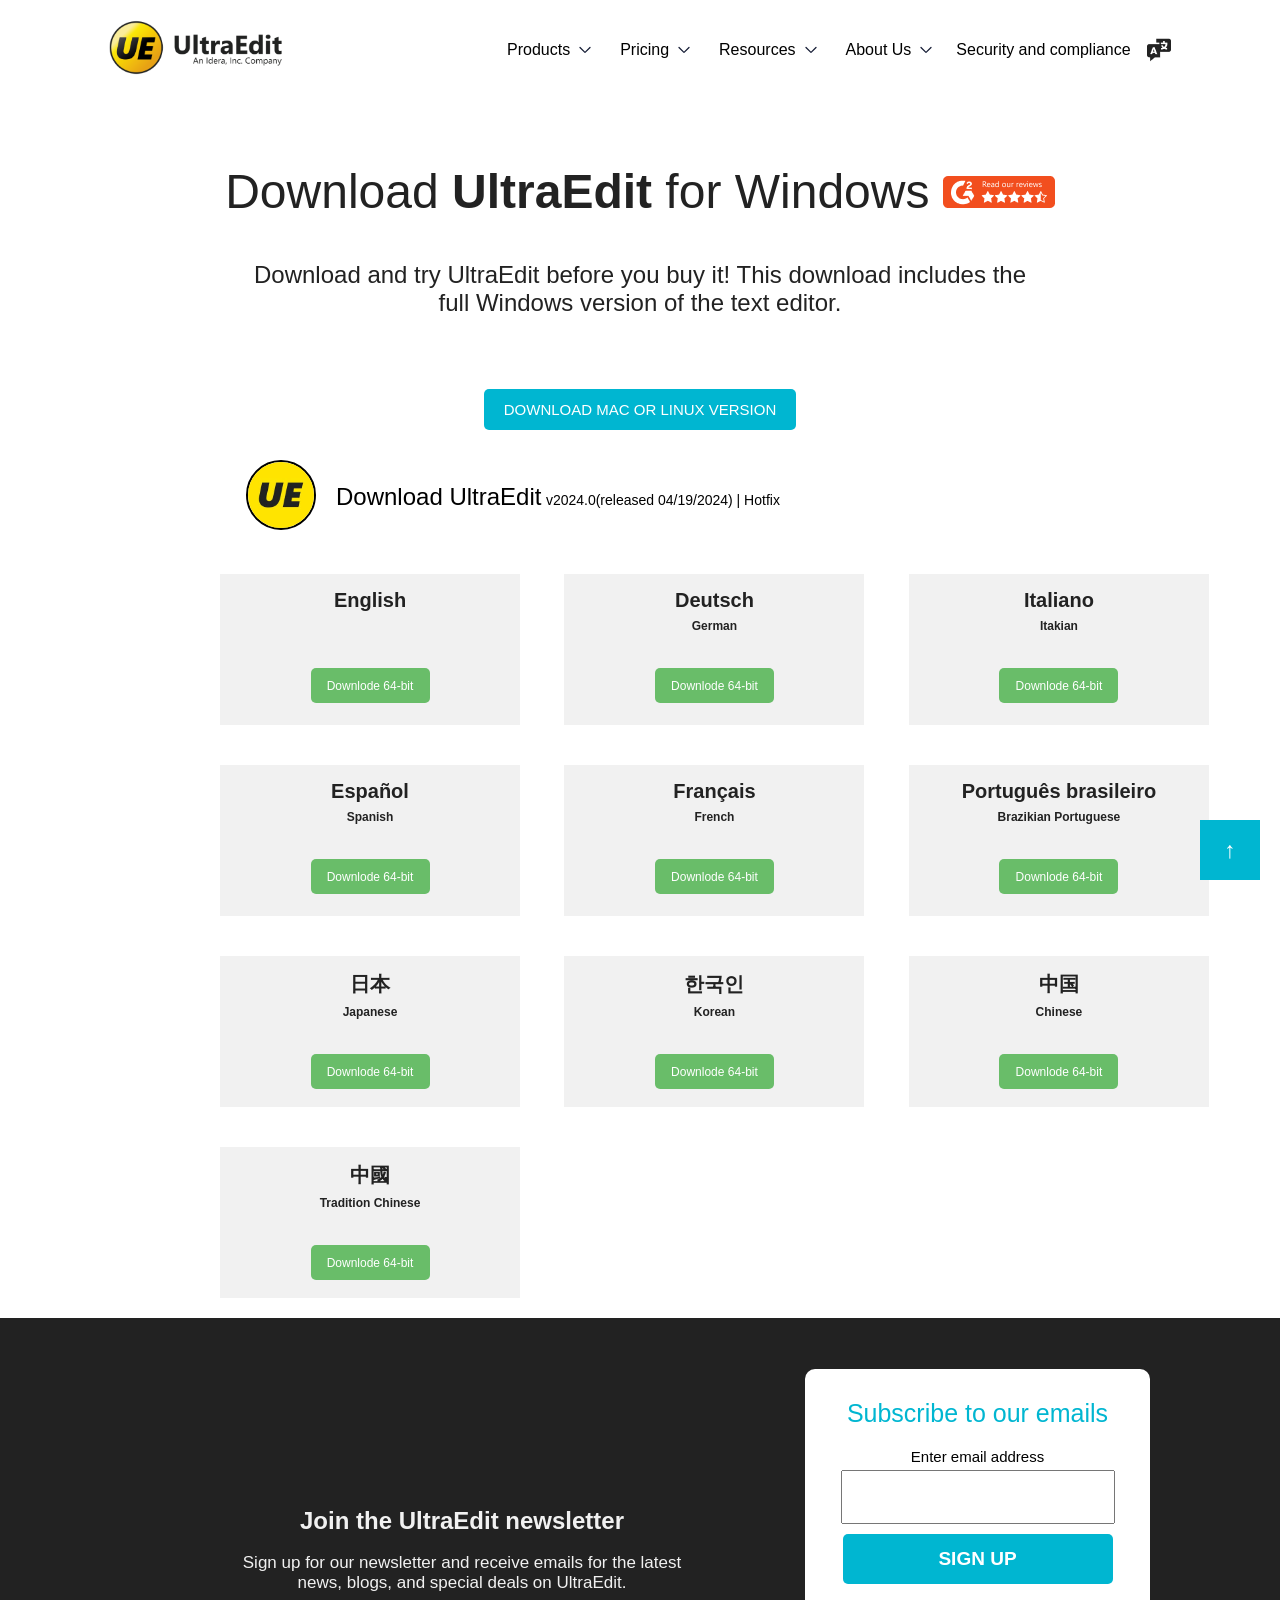
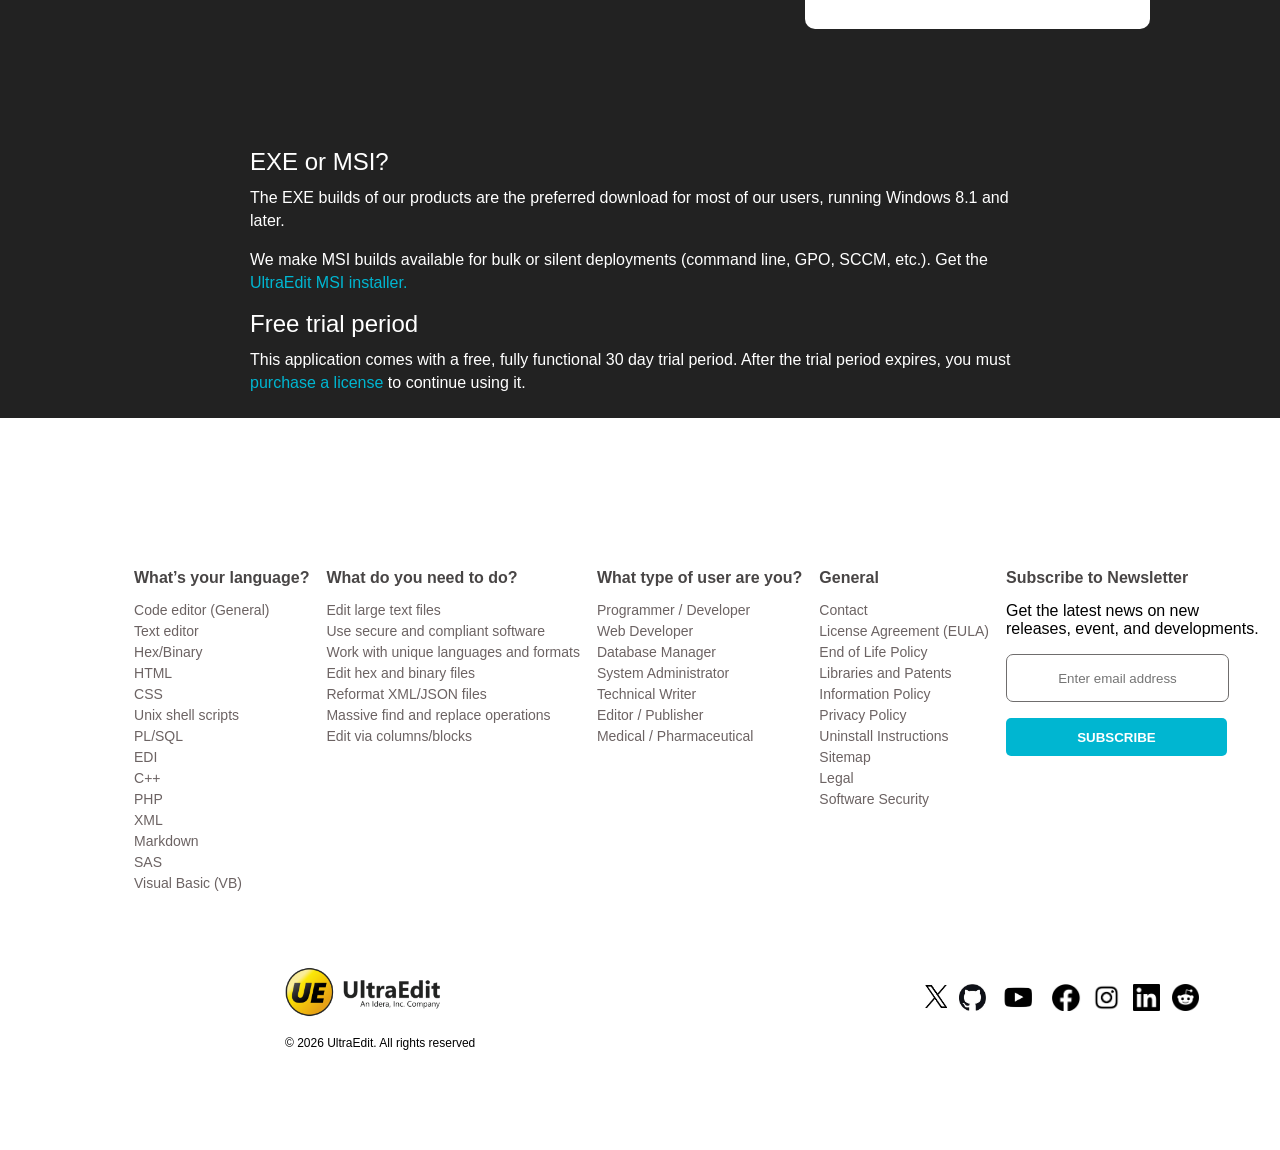
<file: index.html>
<!DOCTYPE html>
<html lang="en">

<head>
    <meta charset="UTF-8">
    <meta name="viewport" content="width=device-width, initial-scale=1.0">
    <title>UltraEdit Clone</title>
    <link rel="stylesheet" href="style.css">
</head>

<body>
    <header class="header">
        <nav>
            <div class="logo"><a href="index.html"><img src="Photos/logo.png" alt="logo"></a></div>
            <div class="right">
                <ul>
                    <li><span>Products </span><svg width="20" height="20" viewBox="0 0 24 24" fill="none"
                            xmlns="http://www.w3.org/2000/svg">
                            <path
                                d="M6 9L11.2929 14.2929C11.6262 14.6262 11.7929 14.7929 12 14.7929C12.2071 14.7929 12.3738 14.6262 12.7071 14.2929L18 9"
                                stroke="#141B34" stroke-width="1.5" stroke-linecap="round" stroke-linejoin="round" />
                        </svg>
                    </li>
                    <li><span>Pricing </span><svg width="20" height="20" viewBox="0 0 24 24" fill="none"
                            xmlns="http://www.w3.org/2000/svg">
                            <path
                                d="M6 9L11.2929 14.2929C11.6262 14.6262 11.7929 14.7929 12 14.7929C12.2071 14.7929 12.3738 14.6262 12.7071 14.2929L18 9"
                                stroke="#141B34" stroke-width="1.5" stroke-linecap="round" stroke-linejoin="round" />
                        </svg>
                    </li>
                    <li><span>Resources </span><svg width="20" height="20" viewBox="0 0 24 24" fill="none"
                            xmlns="http://www.w3.org/2000/svg">
                            <path
                                d="M6 9L11.2929 14.2929C11.6262 14.6262 11.7929 14.7929 12 14.7929C12.2071 14.7929 12.3738 14.6262 12.7071 14.2929L18 9"
                                stroke="#141B34" stroke-width="1.5" stroke-linecap="round" stroke-linejoin="round" />
                        </svg>
                    </li>
                    <li><span>About Us </span><svg width="20" height="20" viewBox="0 0 24 24" fill="none"
                            xmlns="http://www.w3.org/2000/svg">
                            <path
                                d="M6 9L11.2929 14.2929C11.6262 14.6262 11.7929 14.7929 12 14.7929C12.2071 14.7929 12.3738 14.6262 12.7071 14.2929L18 9"
                                stroke="#141B34" stroke-width="1.5" stroke-linecap="round" stroke-linejoin="round" />
                        </svg>
                    </li>
                    <li> Security and compliance <img src="Photos/lang.png" alt="pic"></li>
                </ul>
            </div>
        </nav>
        <div class="heading1">Download
            <strong>UltraEdit</strong> for Windows <a href="https://www.g2.com/products/ultraedit/reviews" target="_blank"><img src="Photos/Reviews.png" alt="reviews"></a>
        </div>
        <div class="heading2">Download and try UltraEdit before you buy it! This download includes the full Windows
            version of the text editor.
        </div>
        <div class="indexButton">
        <a href="mac&linux.html"><button>DOWNLOAD MAC OR LINUX VERSION</button></a>
    </div>
        <div class="mainHeading">
            <div class="imglogo"><img src="Photos/logo1.jpeg" alt="logo"></div>
            <div>
                <span class="heading3">Download UltraEdit</span>
                <span><small>v2024.0(released 04/19/2024) | Hotfix</small></span>
            </div>
        </div>
    </header>
    <main class="body">
        <span class="box">
            <h1>English</h1>
            <button class="english"><a href="files/ue_english_64.exe">Downlode 64-bit</a></button>
        </span>
        <span class="box">
            <h1>Deutsch</h1>
            <h5>German</h5>
            <button><a href="files/ue_german_64.exe">Downlode 64-bit</a></button>
        </span>
        <span class="box">
            <h1>Italiano</h1>
            <h5>Itakian</h5>
            <button><a href="files/ue_italian_64.exe">Downlode 64-bit</a></button>
        </span>
        <span class="box">
            <h1>Español</h1>
            <h5>Spanish</h5>
            <button><a href="files/ue_spanish_64.exe">Downlode 64-bit</a></button>
        </span>
        <span class="box">
            <h1>Français</h1>
            <h5>French</h5>
            <button><a href="files/ue_french_64.exe">Downlode 64-bit</a></button>
        </span>
        <span class="box">
            <h1>Português brasileiro</h1>
            <h3>Brazikian Portuguese</h3>
            <button><a href="files/ue_portuguese_64.exe">Downlode 64-bit</a></button>
        </span>
        <span class="box">
            <h1>日本</h1>
            <h5>Japanese</h5>
            <button><a href="files/ue_japanese_64.exe">Downlode 64-bit</a></button>
        </span>
        <span class="box">
            <h1>한국인</h1>
            <h5>Korean</h5>
            <button><a href="files/ue_korean_64.exe">Downlode 64-bit</a></button>
        </span>
        <span class="box">
            <h1>中国</h1>
            <h5>Chinese</h5>
            <button><a href="files/ue_chinese_64.exe">Downlode 64-bit</a></button>
        </span>
        <span class="box">
            <h1>中國</h1>
            <h3>Tradition Chinese</h3>
            <button><a href="files/ue_chinese_traditional_64.exe">Downlode 64-bit</a></button>
        </span>
    </main>
    <footer>
        <div class="container">
            <div class="nav">
                <b>Join the UltraEdit newsletter</b>
                <p>Sign up for our newsletter and receive emails for the latest news, blogs, and special deals on
                    UltraEdit.</p>
            </div>
            <div class="box1">
                <h2>Subscribe to our emails</h2>
                <p>Enter email address</p>
                <input type="email" >
                <button>SIGN UP</button>
            </div>
        </div>
        <div class="box2">
            <h2>EXE or MSI?</h2>
            <p>The EXE builds of our products are the preferred download for most of our users, running Windows 8.1 and
                later.</p>
            <p>We make MSI builds available for bulk or silent deployments (command line, GPO, SCCM, etc.). Get the <a
                    href="msi_installer.html">UltraEdit MSI installer.</a> </p>
            <h2>Free trial period</h2>
            <p>This application comes with a free, fully functional 30 day trial period. After the trial period expires,
                you must <a href="purchase_license.html">purchase a license </a> to continue using it.</p>
        </div>
        <div class="container2">
            <div class="box3a">
                <div class="box4">
                    <h4>What’s your language?</h4>
                    <a href="codeEditor.html">Code editor (General)</a>
                    <a href="text_editor.html">Text editor</a>
                    <a href="hex_editor.html">Hex/Binary</a>
                    <a href="">HTML</a>
                    <a href="">CSS</a>
                    <a href="">Unix shell scripts</a>
                    <a href="">PL/SQL</a>
                    <a href="">EDI</a>
                    <a href="">C++</a>
                    <a href="">PHP</a>
                    <a href="">XML</a>
                    <a href="">Markdown</a>
                    <a href="">SAS</a>
                    <a href="">Visual Basic (VB)</a>
                </div>
                <div class="box4">
                    <h4>What do you need to do?</h4>
                    <a href="">Edit large text files</a>
                    <a href="">Use secure and compliant software</a>
                    <a href="">Work with unique languages and formats</a>
                    <a href="">Edit hex and binary files</a>
                    <a href="">Reformat XML/JSON files</a>
                    <a href="">Massive find and replace operations</a>
                    <a href="">Edit via columns/blocks</a>
                </div>
                <div class="box4">
                    <h4>What type of user are you?</h4>
                    <a href="">Programmer / Developer</a>
                    <a href="">Web Developer</a>
                    <a href="">Database Manager</a>
                    <a href="">System Administrator</a>
                    <a href="">Technical Writer</a>
                    <a href="">Editor / Publisher</a>
                    <a href="">Medical / Pharmaceutical</a>
                </div>
                <div class="box4">
                    <h4>General</h4>
                    <a href="">Contact</a>
                    <a href="">License Agreement (EULA)</a>
                    <a href="">End of Life Policy</a>
                    <a href="">Libraries and Patents</a>
                    <a href="">Information Policy</a>
                    <a href="">Privacy Policy</a>
                    <a href="">Uninstall Instructions</a>
                    <a href="">Sitemap</a>
                    <a href="">Legal</a>
                    <a href="">Software Security</a>
                </div>
                <div class="box4">
                    <h4>Subscribe to Newsletter</h4>
                    <p>Get the latest news on new releases, event, and developments.</p>
                    <input type="email" name="email" placeholder="Enter email address" id="inputemail">
                    <button type="submit">SUBSCRIBE</button>
                </div>
            </div>
            <div class="box5">
                <img src="Photos/logo.png" alt="logo">
                <h4>&#169 2026 UltraEdit. All rights reserved</h4>
            </div>
            <div class="box6">
                <span><a href="https://x.com/_ashwanik0777" target="_blank"><img src="Photos/twitter.png" alt="twitter"></a></span>
                <span><a href="https://github.com/ashwanik0777" target="_blank"><img src="Photos/github.png"
                            alt="github"></a></span>
                <span><img src="Photos/youtube.png" alt="youtube"></span>
                <span><img src="Photos/facebook.png" alt="facebook"></span>
                <span><a href="https://www.instagram.com/ashwanik0777/" target="_blank"><img src="Photos/instagram.png"
                            alt="instagram"></a></span>
                <span><a href="https://www.linkedin.com/in/ashwanik0777/" target="_blank"><img src="Photos/linkedin.png"
                            alt="linkedin"></a></span>
                <span><img src="Photos/reddit.png" alt="reddit"></span>
            </div>
            <button class="scroller" onclick="scrollToTop()">&uarr;</button>
        </div>
        </footer>
        <script src="script.js"></script>
    </body>
    </html>
</file>
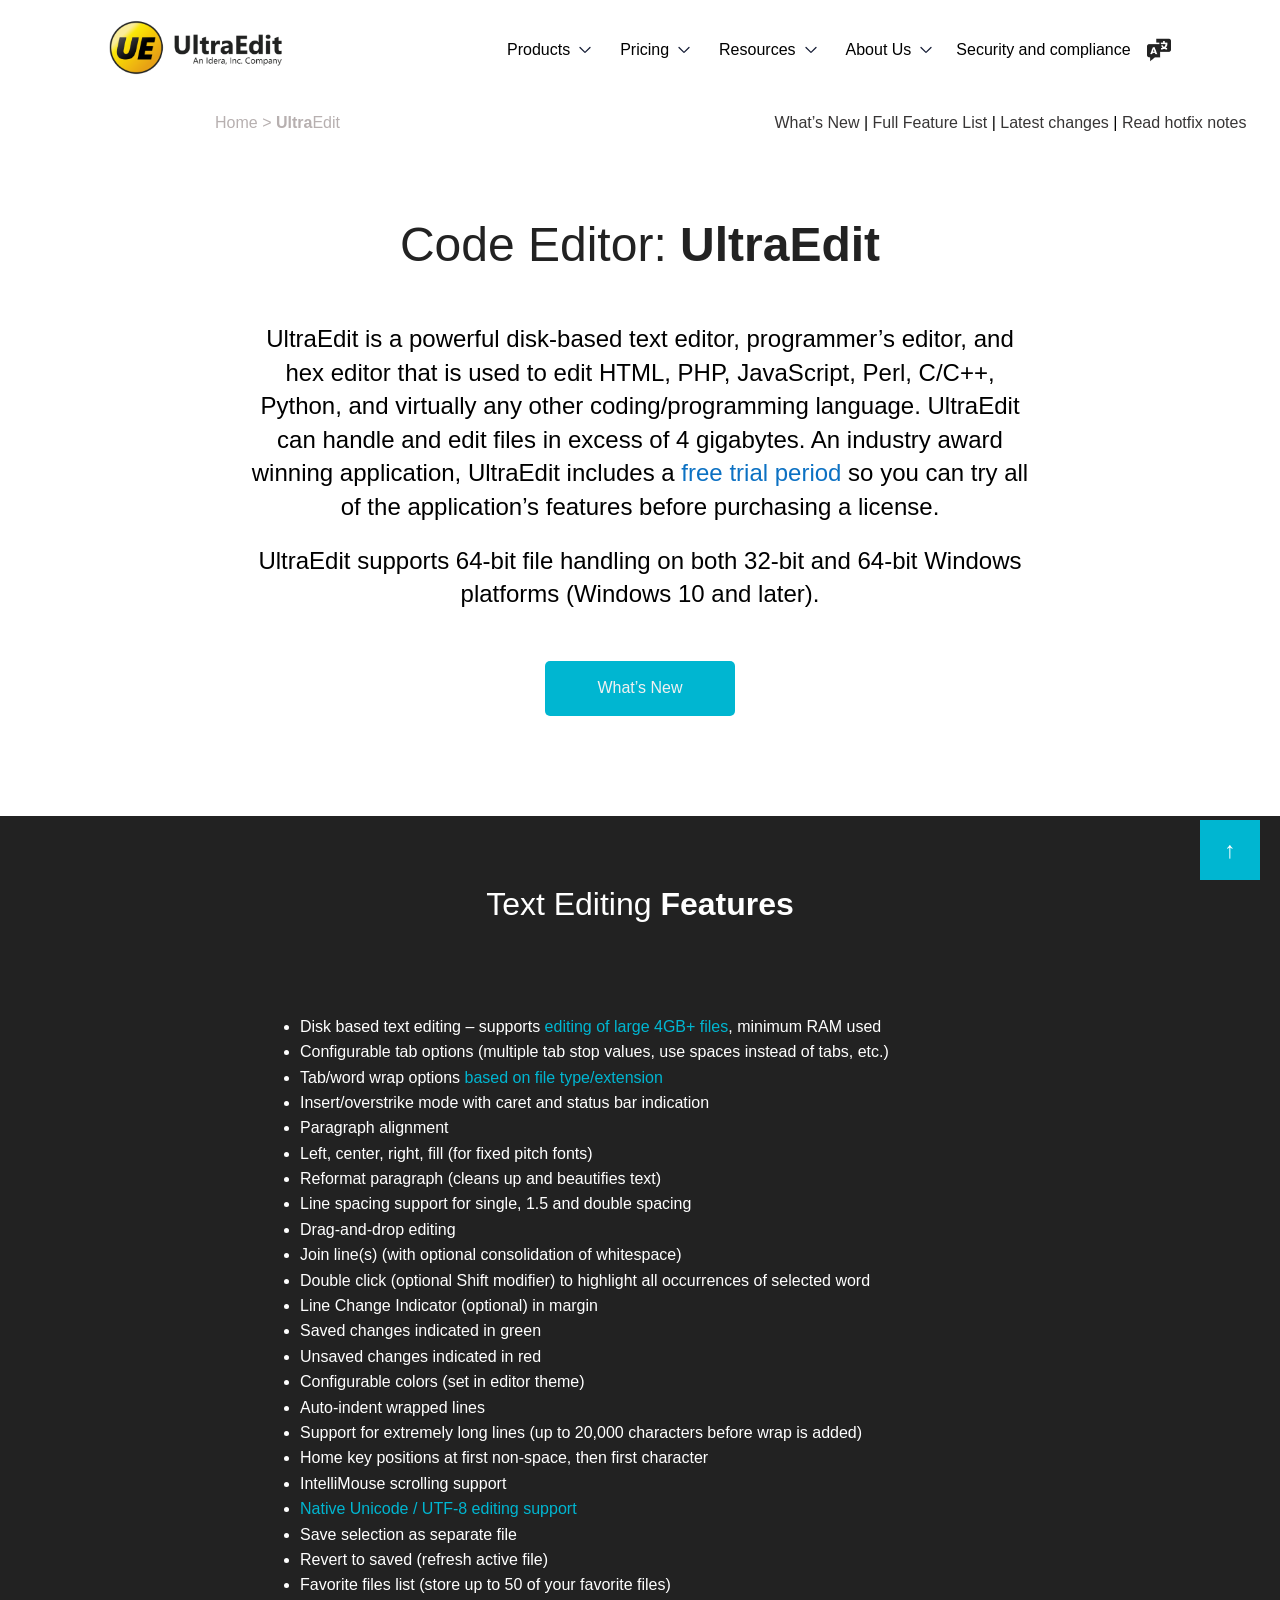
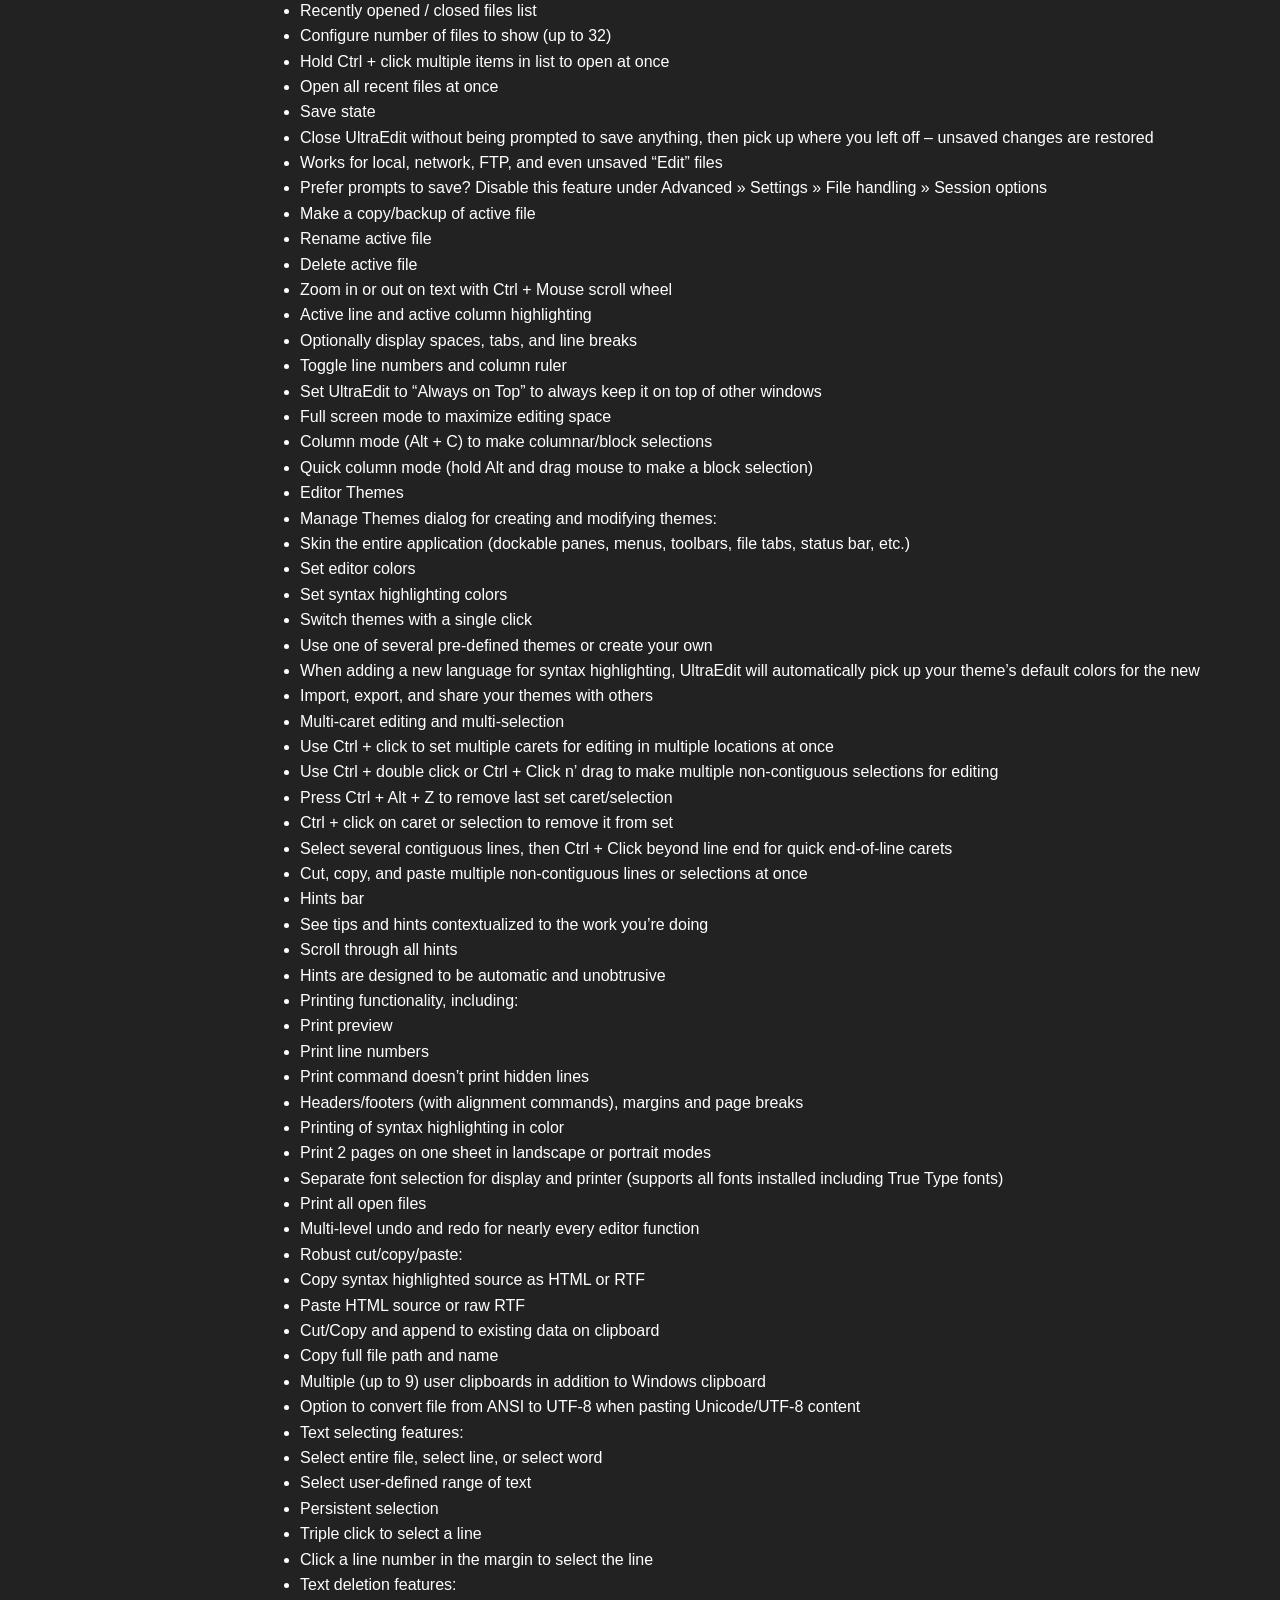
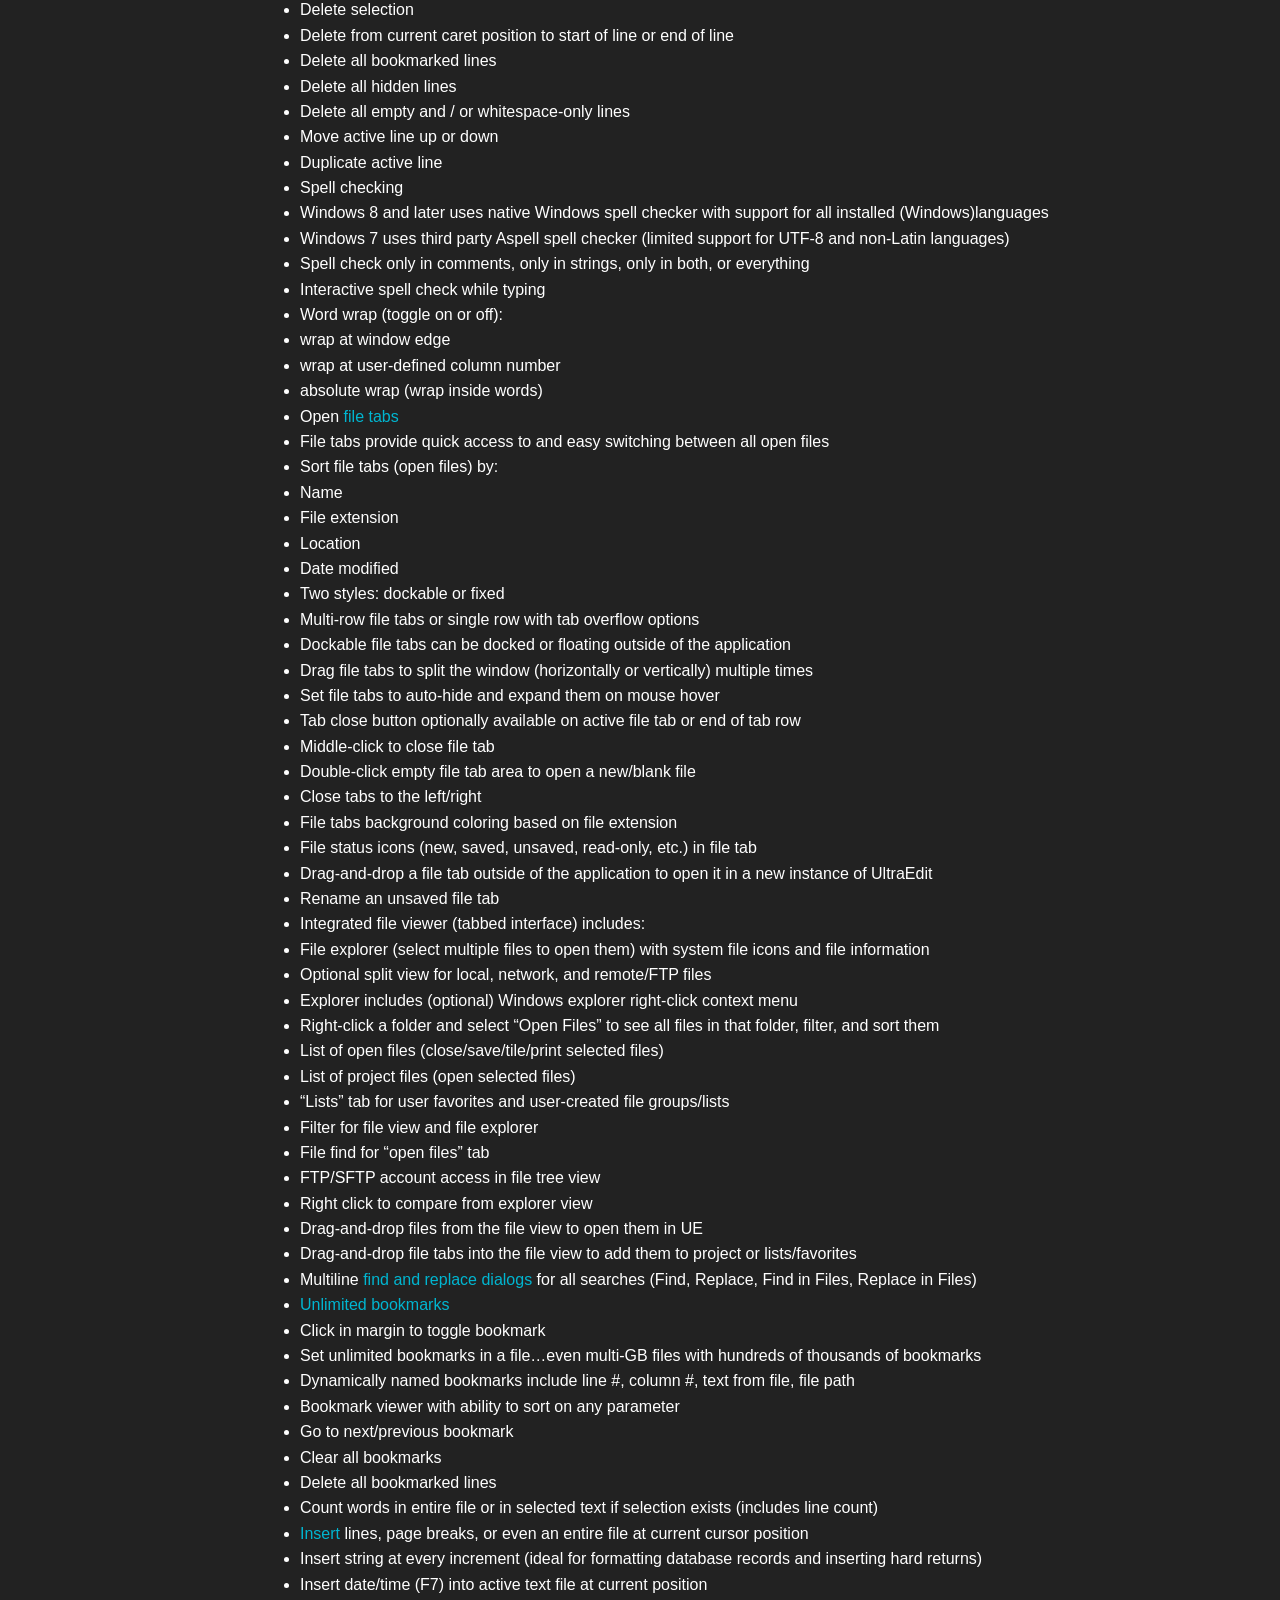
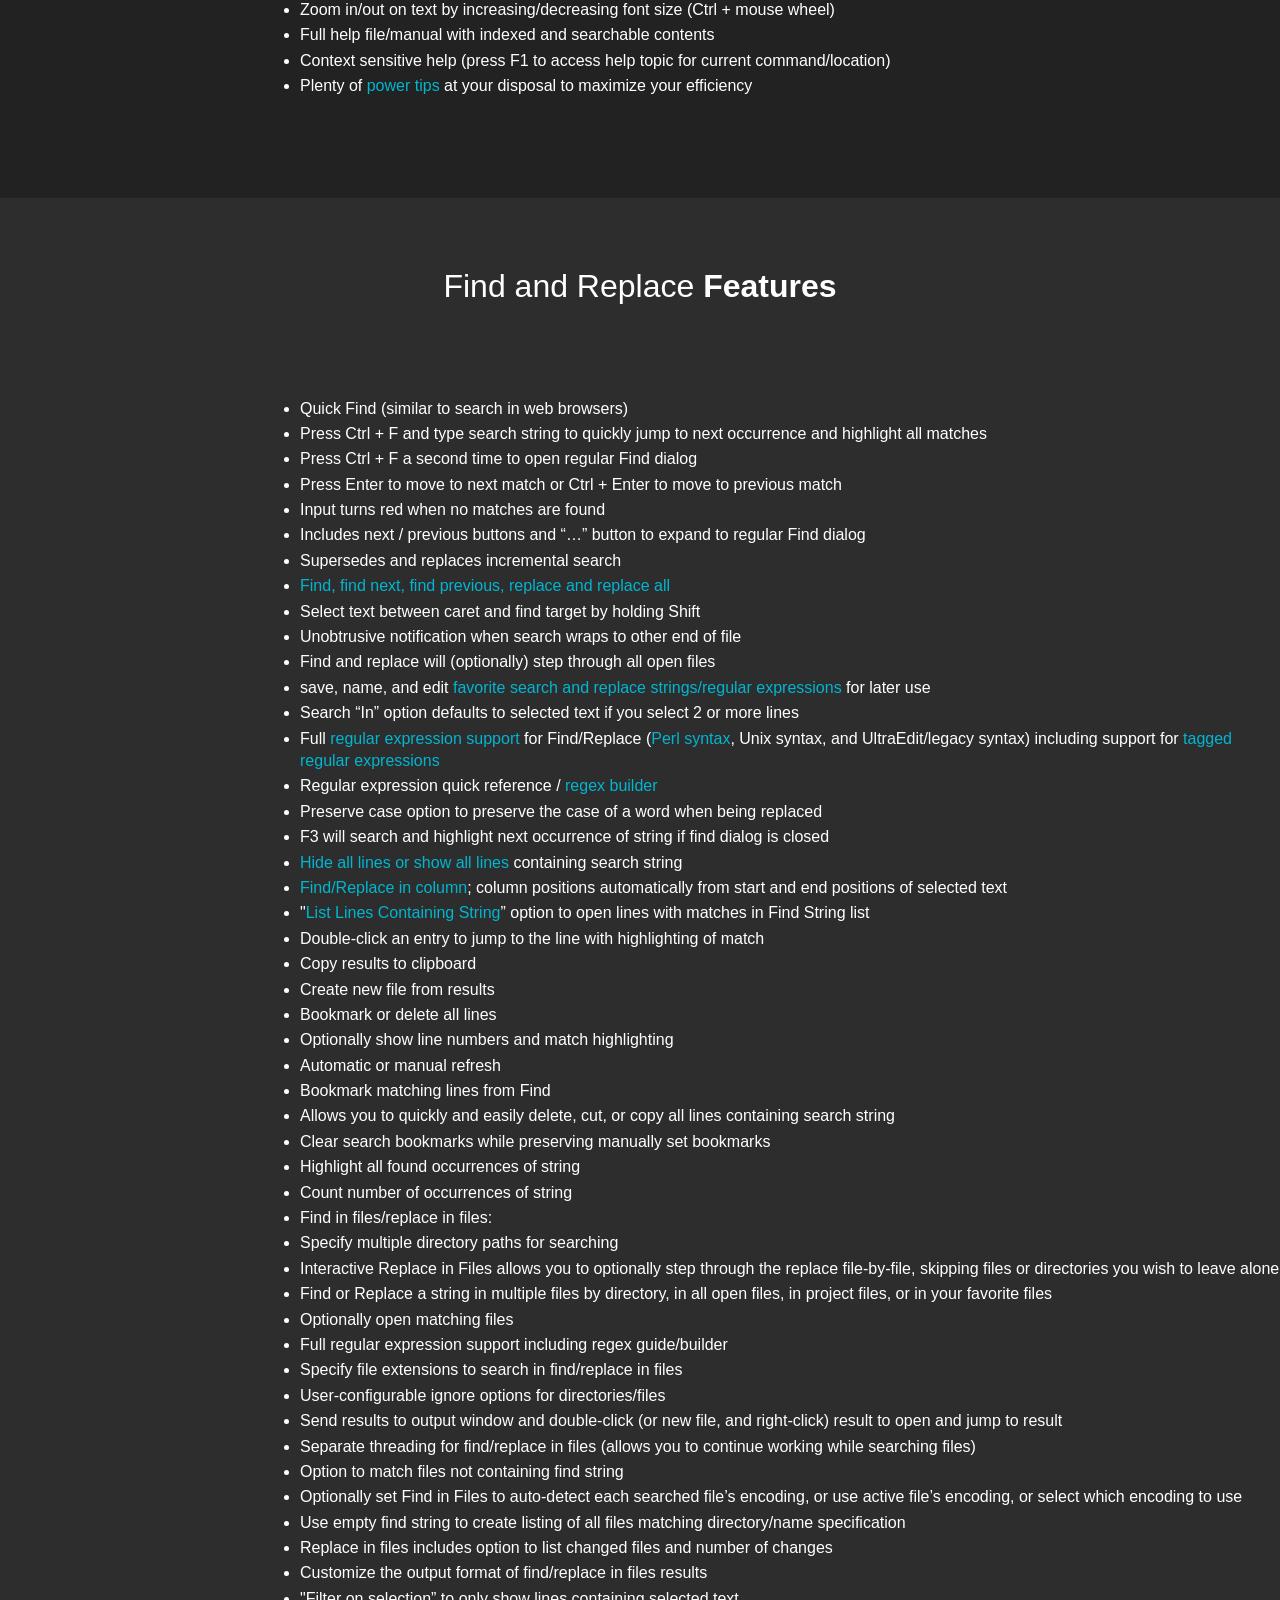
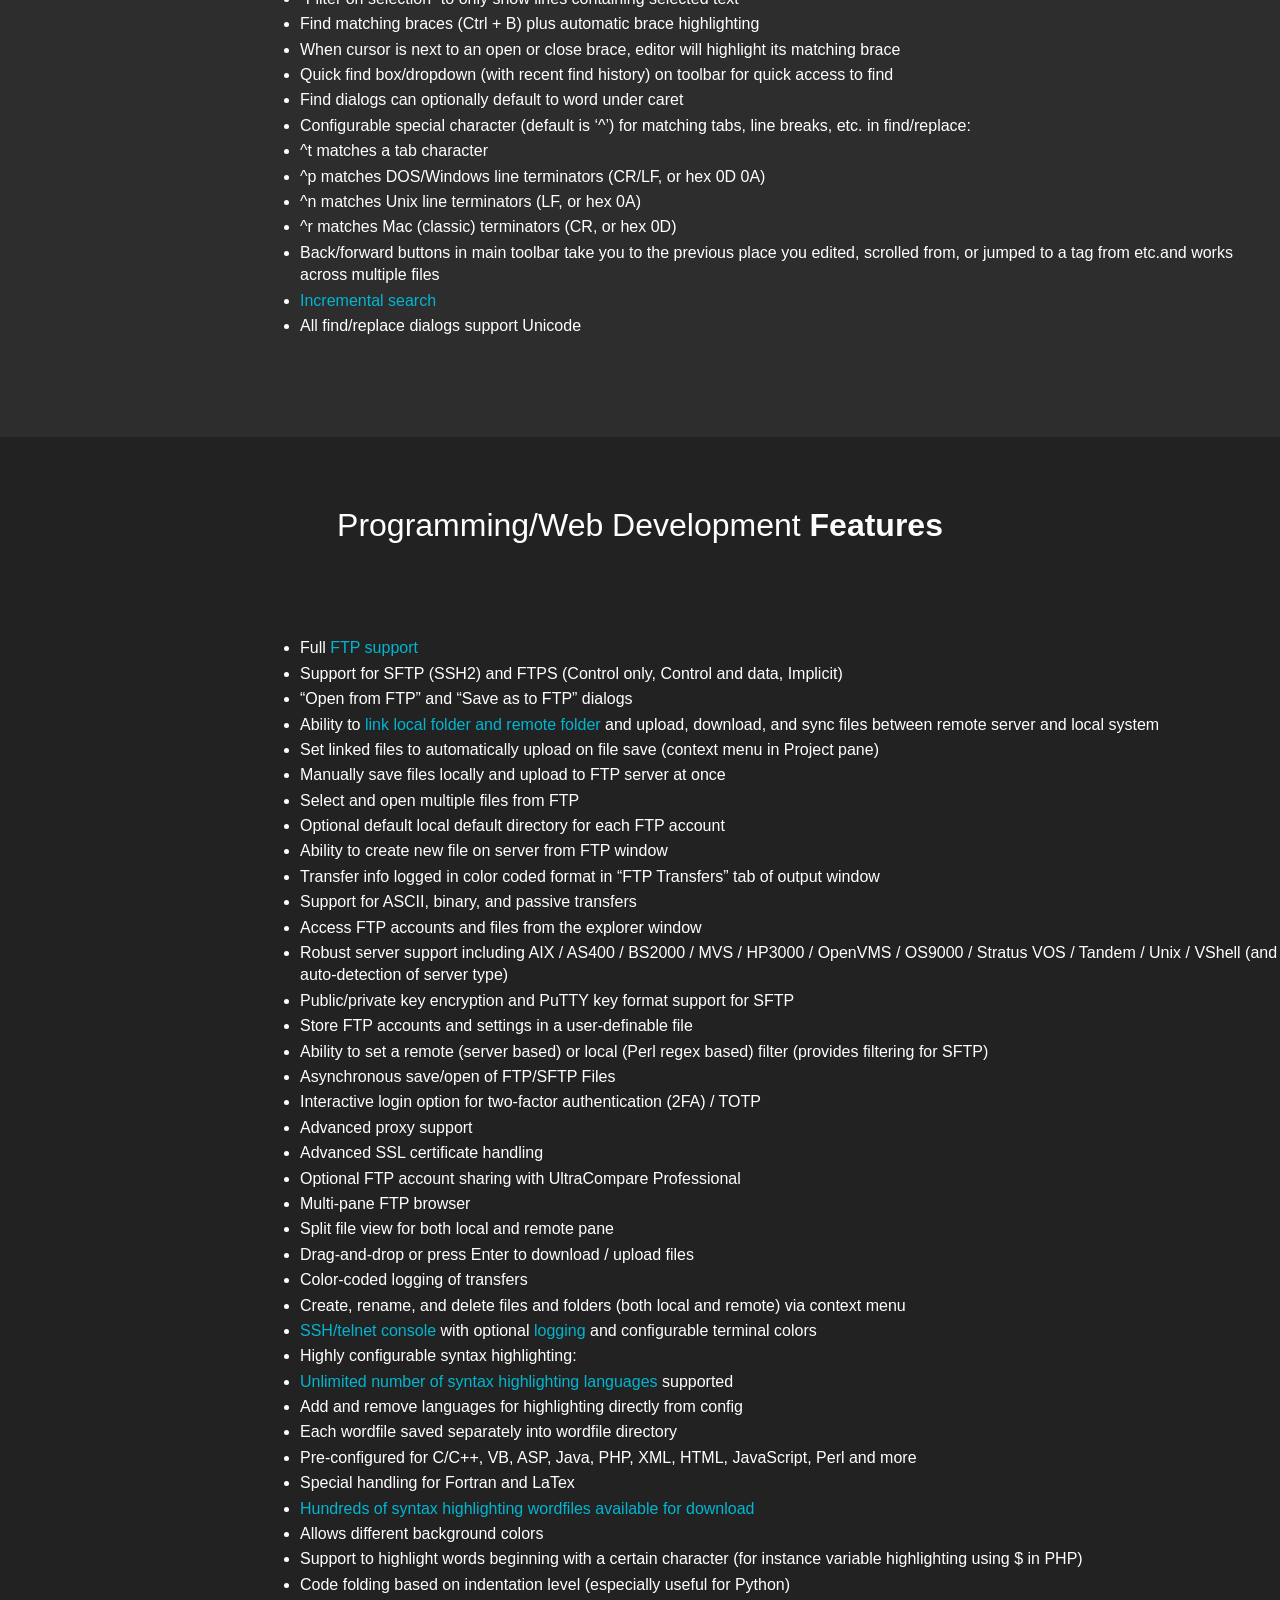
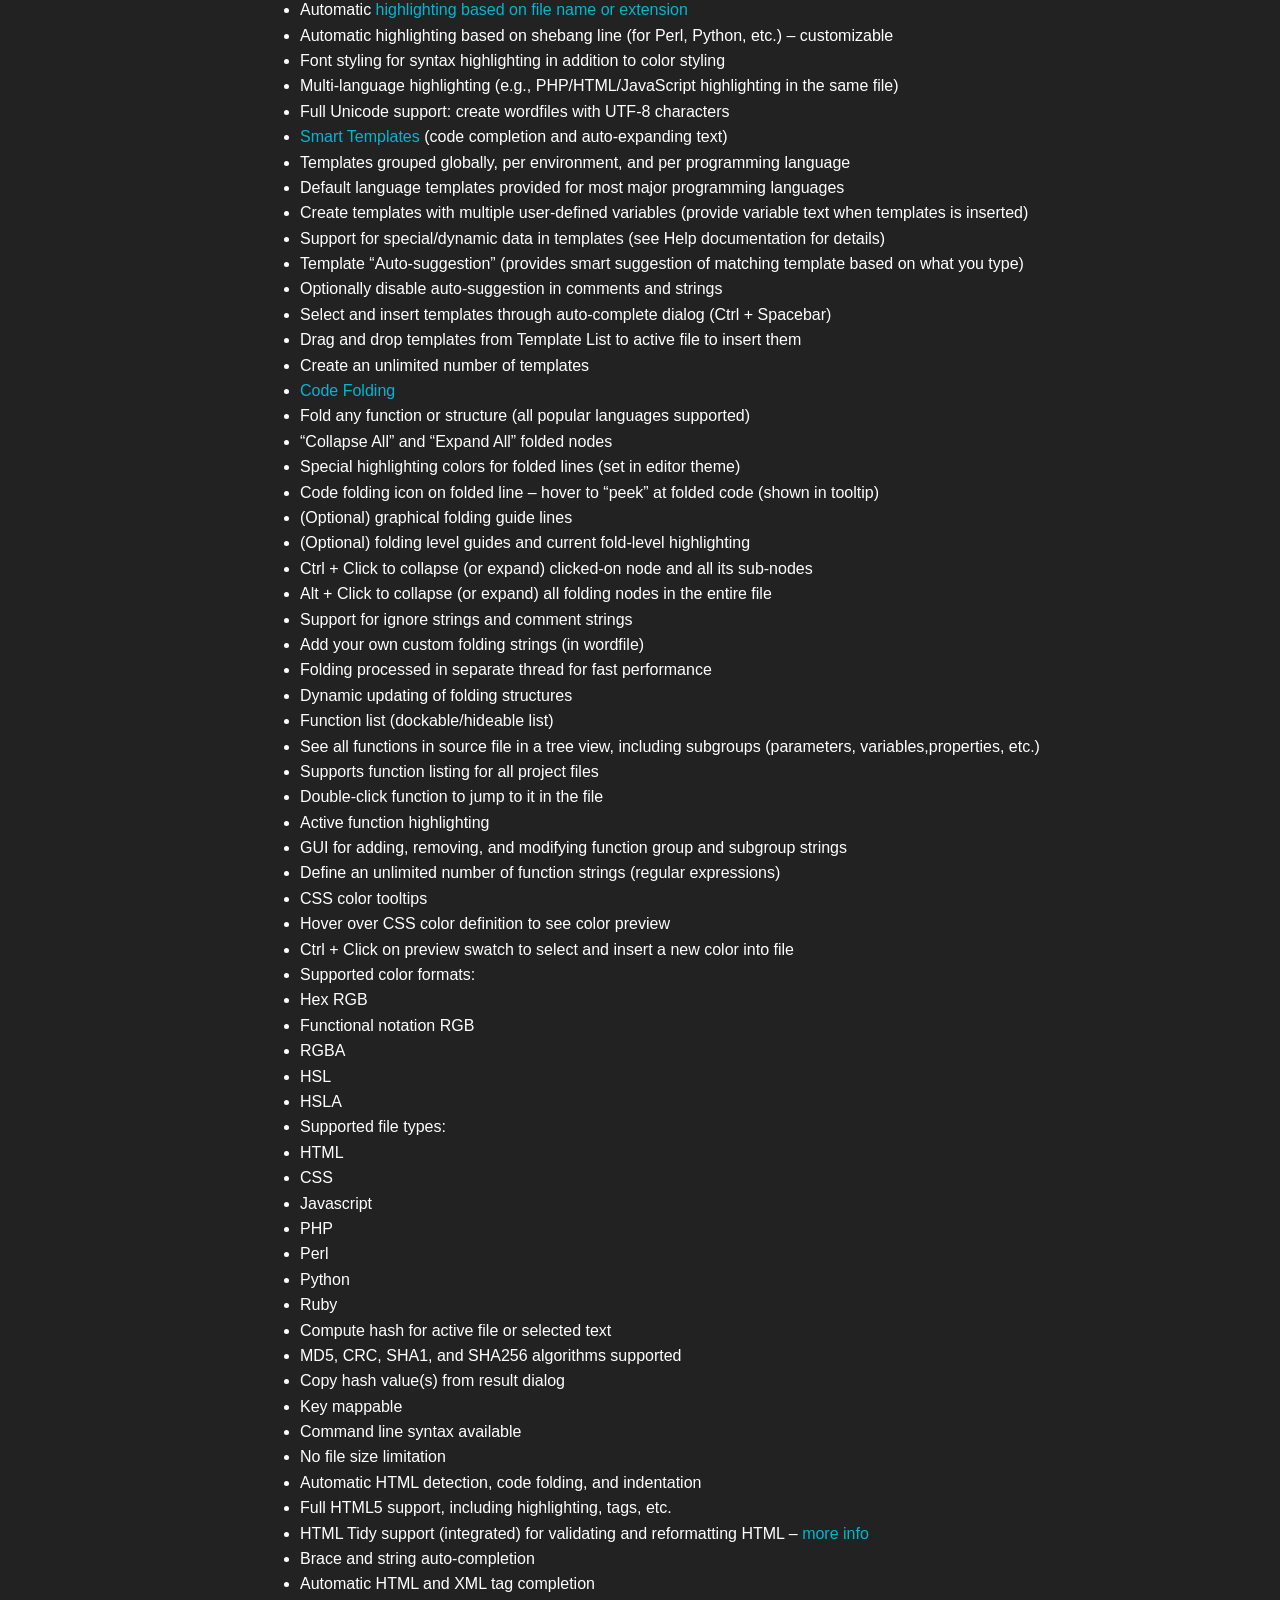
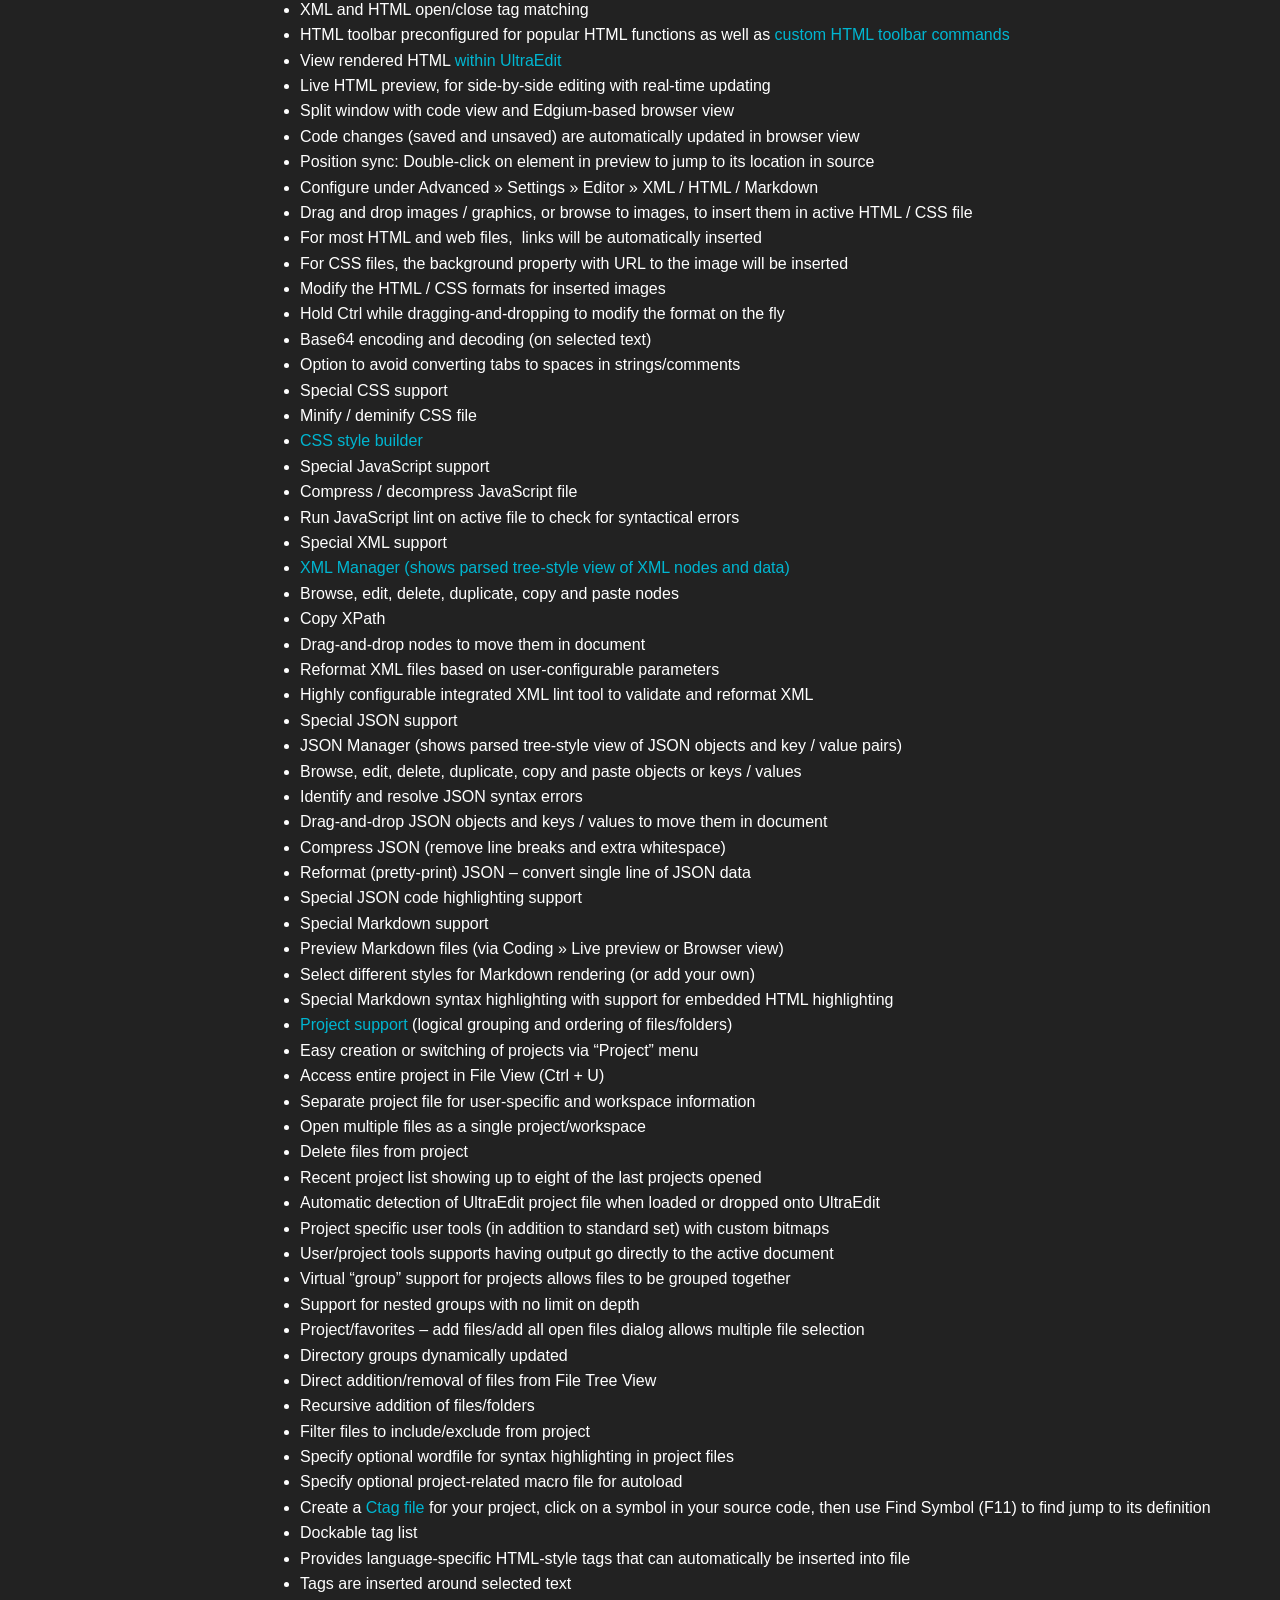
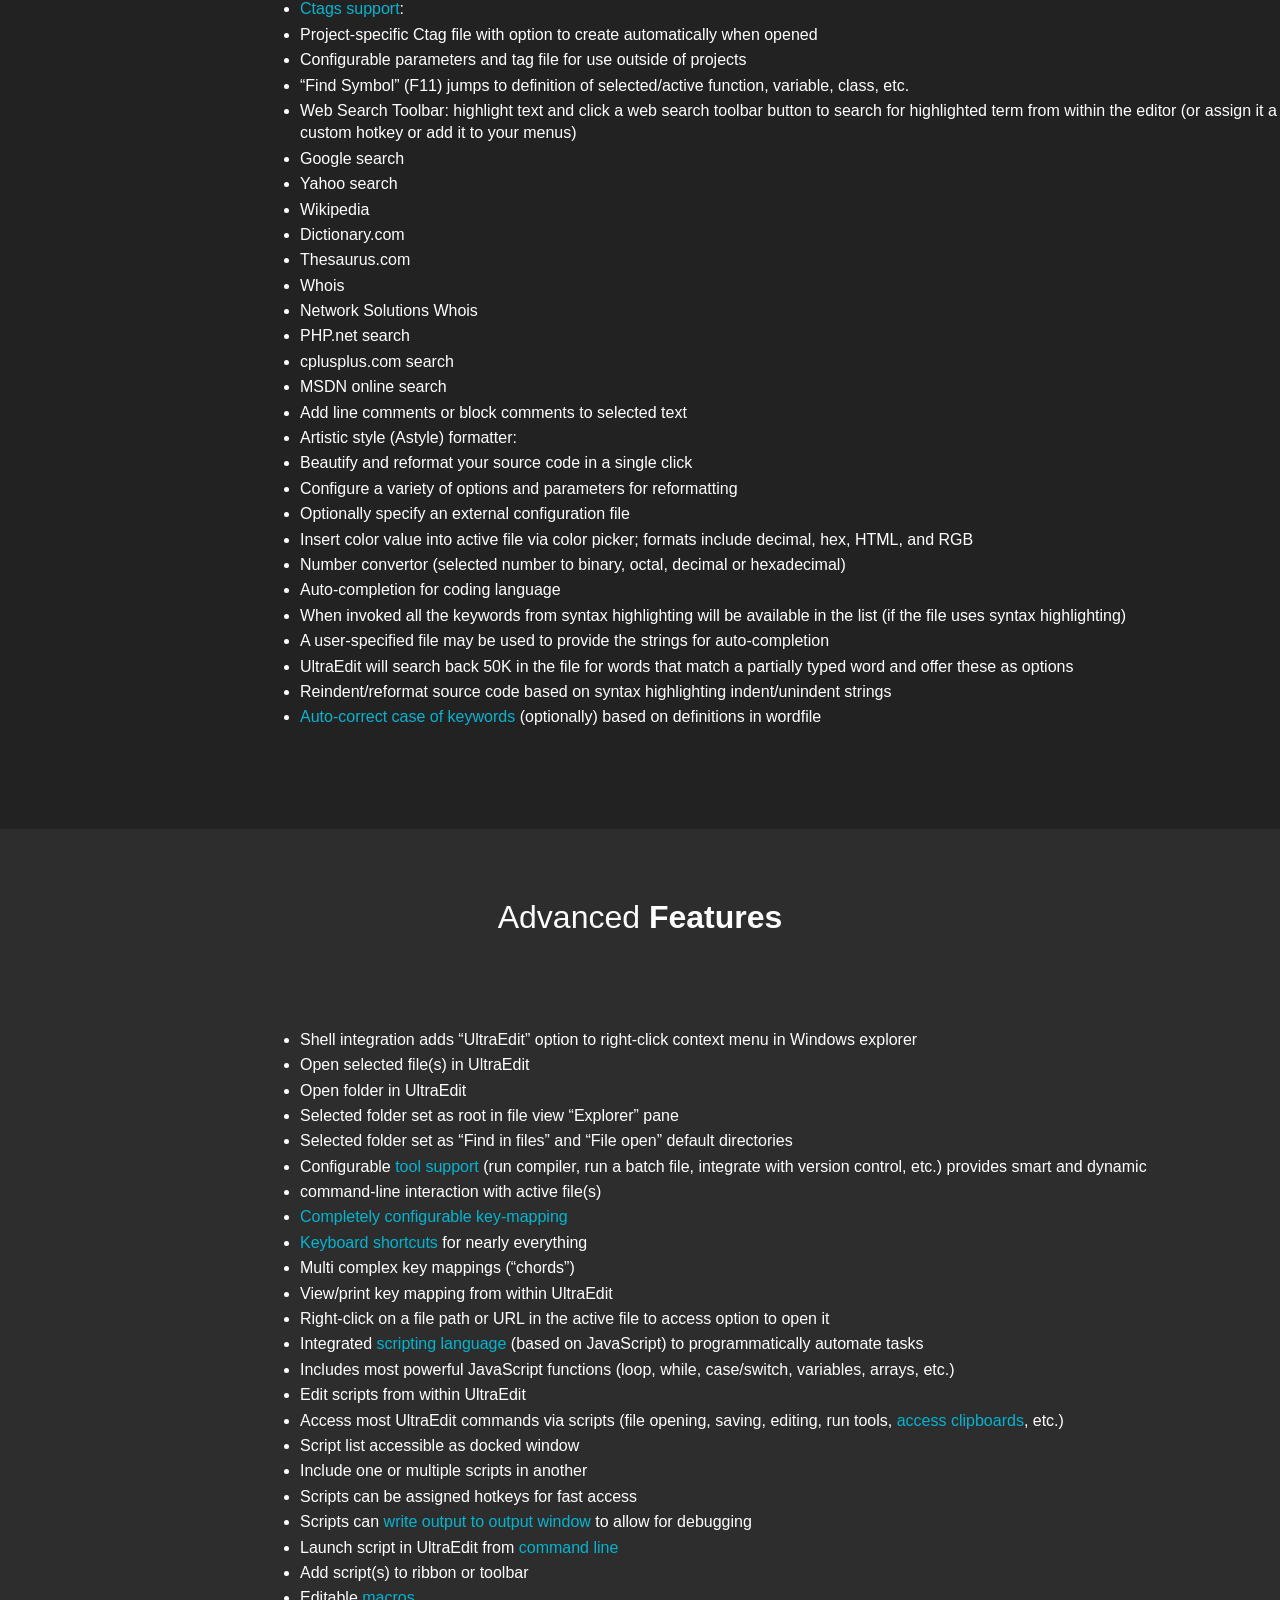
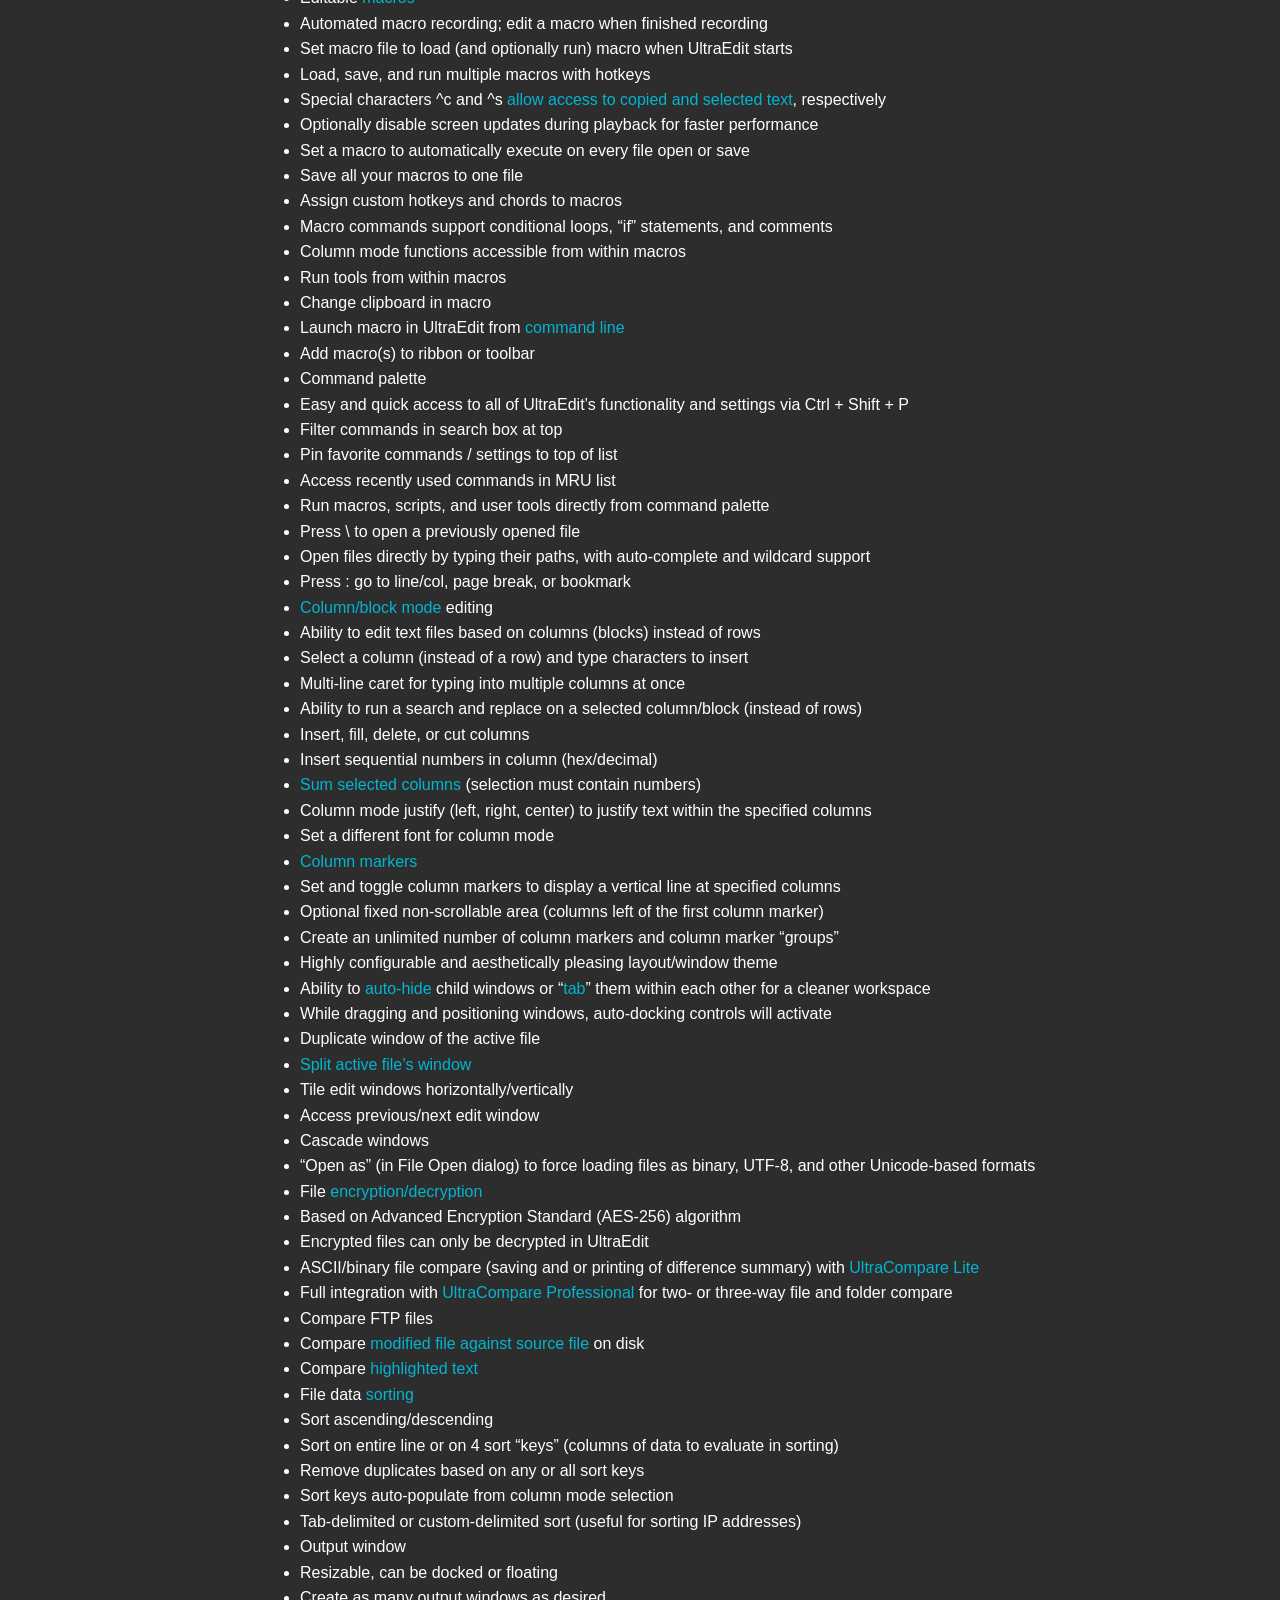
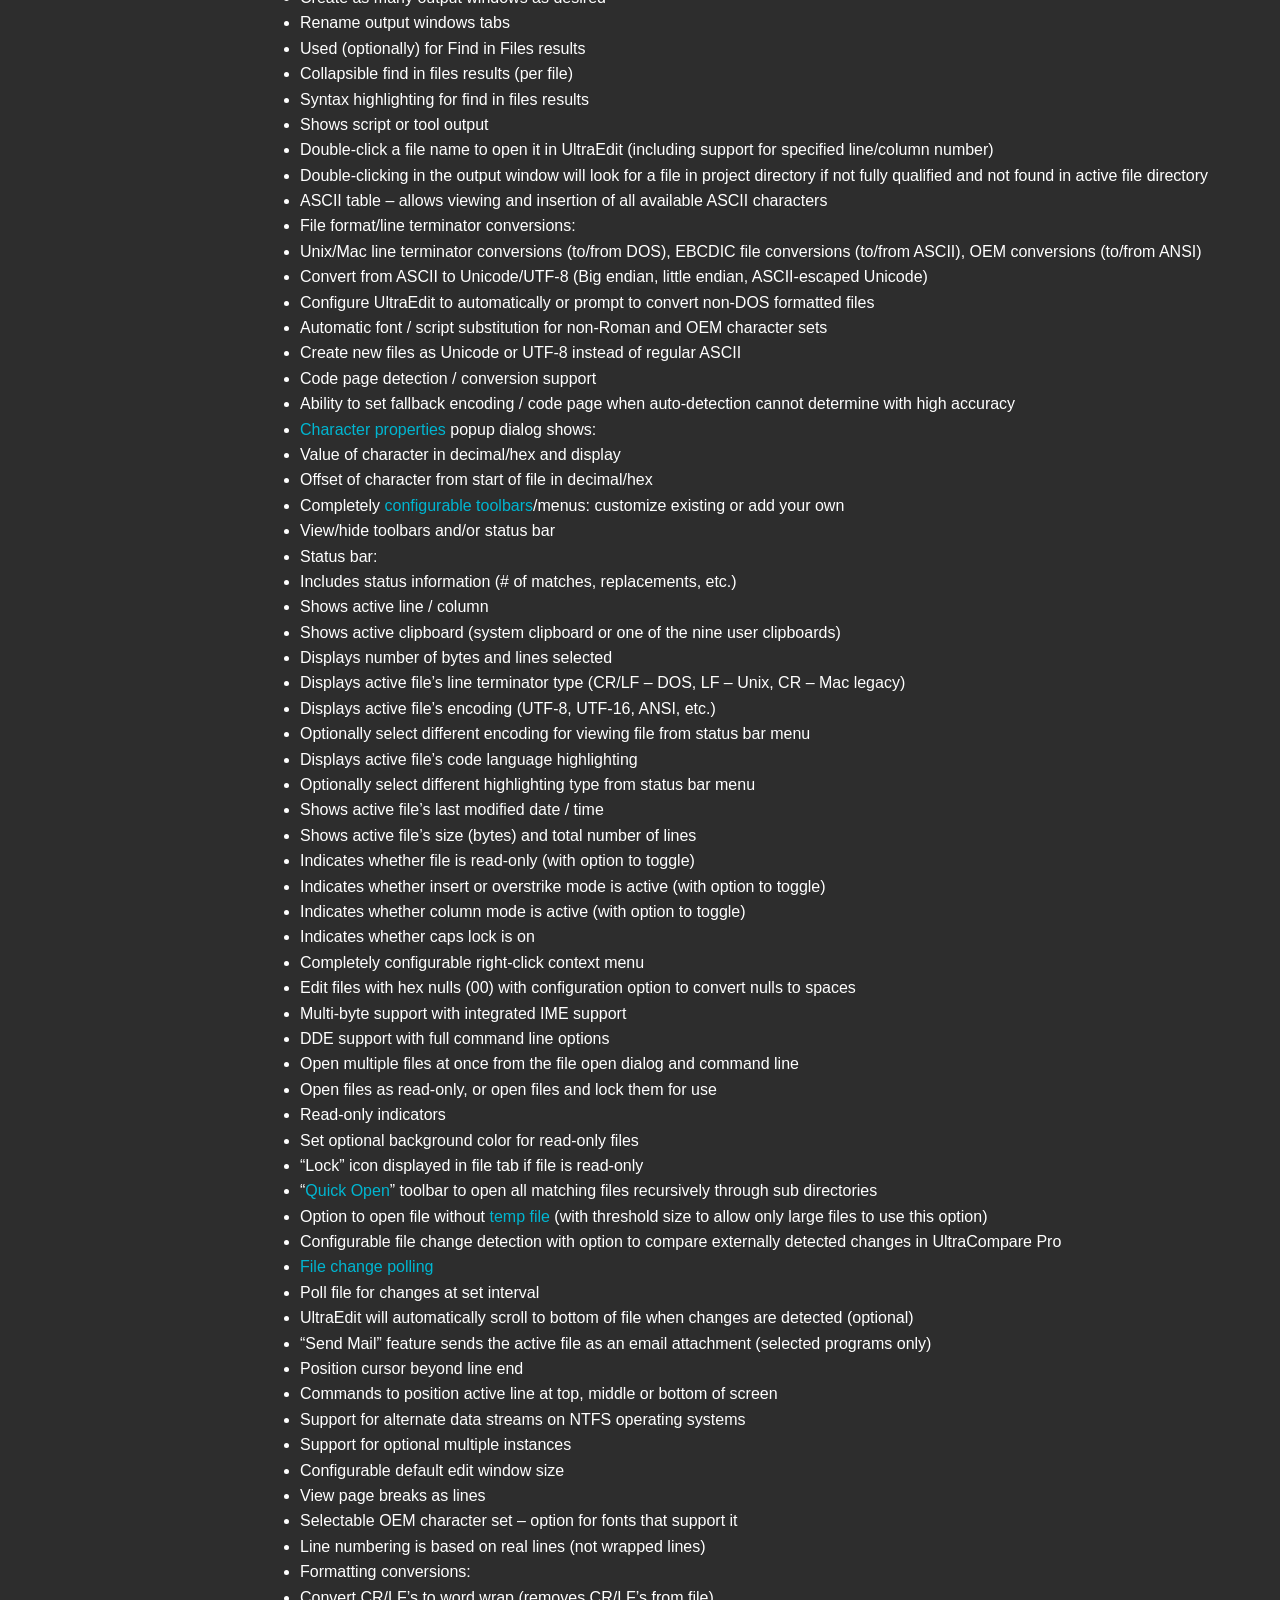
<file: codeEditor.html>
<!DOCTYPE html>
<html lang="en">

<head>
    <meta charset="UTF-8">
    <meta name="viewport" content="width=device-width, initial-scale=1.0">
    <title>Code Editor</title>
    <link rel="stylesheet" href="style.css">
</head>

<body>
    <header class="header">
        <nav>
            <div class="logo"><a href="index.html"><img src="Photos/logo.png" alt="logo"></a></div>
            <div class="right">
                <ul>
                    <li><span>Products </span><svg width="20" height="20" viewBox="0 0 24 24" fill="none"
                            xmlns="http://www.w3.org/2000/svg">
                            <path
                                d="M6 9L11.2929 14.2929C11.6262 14.6262 11.7929 14.7929 12 14.7929C12.2071 14.7929 12.3738 14.6262 12.7071 14.2929L18 9"
                                stroke="#141B34" stroke-width="1.5" stroke-linecap="round" stroke-linejoin="round" />
                        </svg>
                    </li>
                    <li><span>Pricing </span><svg width="20" height="20" viewBox="0 0 24 24" fill="none"
                            xmlns="http://www.w3.org/2000/svg">
                            <path
                                d="M6 9L11.2929 14.2929C11.6262 14.6262 11.7929 14.7929 12 14.7929C12.2071 14.7929 12.3738 14.6262 12.7071 14.2929L18 9"
                                stroke="#141B34" stroke-width="1.5" stroke-linecap="round" stroke-linejoin="round" />
                        </svg>
                    </li>
                    <li><span>Resources </span><svg width="20" height="20" viewBox="0 0 24 24" fill="none"
                            xmlns="http://www.w3.org/2000/svg">
                            <path
                                d="M6 9L11.2929 14.2929C11.6262 14.6262 11.7929 14.7929 12 14.7929C12.2071 14.7929 12.3738 14.6262 12.7071 14.2929L18 9"
                                stroke="#141B34" stroke-width="1.5" stroke-linecap="round" stroke-linejoin="round" />
                        </svg>
                    </li>
                    <li><span>About Us </span><svg width="20" height="20" viewBox="0 0 24 24" fill="none"
                            xmlns="http://www.w3.org/2000/svg">
                            <path
                                d="M6 9L11.2929 14.2929C11.6262 14.6262 11.7929 14.7929 12 14.7929C12.2071 14.7929 12.3738 14.6262 12.7071 14.2929L18 9"
                                stroke="#141B34" stroke-width="1.5" stroke-linecap="round" stroke-linejoin="round" />
                        </svg>
                    </li>
                    <li> Security and compliance <img src="Photos/lang.png" alt="pic"></li>
                </ul>
            </div>
        </nav>
        <div class="codenav">
            <span class="home">
                <a href="index.html">Home</a> > <a href=""><strong>Ultra</strong>Edit</a>
            </span>
            <span>
                <a href="ultraedit relese 2024.html">What’s New </a>|
                <a href="codeEditor.html">Full Feature List </a>|
                <a href="letestChange.html">Latest changes </a>|
                <a href="">Read hotfix notes </a>
                <a href=""></a>
            </span>
        </div>
        <div class="heading1">Code Editor:
            <strong>UltraEdit</strong>
        </div>
        <div class="codedisc">
            UltraEdit is a powerful disk-based text editor, programmer’s editor, and hex editor that is used to edit
            HTML, PHP, JavaScript, Perl, C/C++, Python, and virtually any other coding/programming language. UltraEdit
            can handle and edit files in excess of 4 gigabytes. An industry award winning application, UltraEdit
            includes a <a href="index.html">free trial period </a> so you can try all of the application’s features
            before purchasing a license.
            <h2>
                UltraEdit supports 64-bit file handling on both 32-bit and 64-bit Windows platforms (Windows 10 and
                later).
            </h2>
           <a href="ultraedit relese 2024.html"><button>What’s New</button></a>
        </div>
        <div class="featureContainer">
            <h2>Text Editing <strong>Features</strong></h2>
            <ul>
                <li> Disk based text editing – supports <a href="/">editing of large 4GB+ files</a>, minimum RAM used</li>
                <li> Configurable tab options (multiple tab stop values, use spaces instead of tabs, etc.)</li>
                <li> Tab/word wrap options <a href="/">based on file type/extension</a></li>
                <li> Insert/overstrike mode with caret and status bar indication</li>
                <li> Paragraph alignment</li>
                <li> Left, center, right, fill (for fixed pitch fonts)</li>
                <li> Reformat paragraph (cleans up and beautifies text)</li>
                <li> Line spacing support for single, 1.5 and double spacing</li>
                <li> Drag-and-drop editing</li>
                <li> Join line(s) (with optional consolidation of whitespace)</li>
                <li> Double click (optional Shift modifier) to highlight all occurrences of selected word</li>
                <li> Line Change Indicator (optional) in margin</li>
                <li> Saved changes indicated in green</li>
                <li> Unsaved changes indicated in red</li>
                <li> Configurable colors (set in editor theme)</li>
                <li> Auto-indent wrapped lines</li>
                <li> Support for extremely long lines (up to 20,000 characters before wrap is added)</li>
                <li> Home key positions at first non-space, then first character</li>
                <li> IntelliMouse scrolling support</li>
                <li><a href="/"> Native Unicode / UTF-8 editing support</a></li>
                <li> Save selection as separate file</li>
                <li> Revert to saved (refresh active file)</li>
                <li> Favorite files list (store up to 50 of your favorite files)</li>
                <li> Recently opened / closed files list</li>
                <li> Configure number of files to show (up to 32)</li>
                <li> Hold Ctrl + click multiple items in list to open at once</li>
                <li> Open all recent files at once</li>
                <li> Save state</li>
                <li> Close UltraEdit without being prompted to save anything, then pick up where you left off – unsaved
                    changes are restored</li>
                <li> Works for local, network, FTP, and even unsaved “Edit” files</li>
                <li> Prefer prompts to save? Disable this feature under Advanced » Settings » File handling » Session
                    options</li>
                <li> Make a copy/backup of active file</li>
                <li> Rename active file</li>
                <li> Delete active file</li>
                <li> Zoom in or out on text with Ctrl + Mouse scroll wheel</li>
                <li> Active line and active column highlighting</li>
                <li> Optionally display spaces, tabs, and line breaks</li>
                <li> Toggle line numbers and column ruler</li>
                <li> Set UltraEdit to “Always on Top” to always keep it on top of other windows</li>
                <li> Full screen mode to maximize editing space</li>
                <li> Column mode (Alt + C) to make columnar/block selections</li>
                <li> Quick column mode (hold Alt and drag mouse to make a block selection)</li>
                <li> Editor Themes</li>
                <li> Manage Themes dialog for creating and modifying themes:</li>
                <li> Skin the entire application (dockable panes, menus, toolbars, file tabs, status bar, etc.)</li>
                <li> Set editor colors</li>
                <li> Set syntax highlighting colors</li>
                <li> Switch themes with a single click</li>
                <li> Use one of several pre-defined themes or create your own</li>
                <li> When adding a new language for syntax highlighting, UltraEdit will automatically pick up your
                    theme’s default colors for the new </li>
                <li> Import, export, and share your themes with others</li>
                <li> Multi-caret editing and multi-selection</li>
                <li> Use Ctrl + click to set multiple carets for editing in multiple locations at once</li>
                <li> Use Ctrl + double click or Ctrl + Click n’ drag to make multiple non-contiguous selections for
                    editing</li>
                <li> Press Ctrl + Alt + Z to remove last set caret/selection</li>
                <li> Ctrl + click on caret or selection to remove it from set</li>
                <li> Select several contiguous lines, then Ctrl + Click beyond line end for quick end-of-line carets</li>
                <li> Cut, copy, and paste multiple non-contiguous lines or selections at once</li>
                <li> Hints bar</li>
                <li> See tips and hints contextualized to the work you’re doing</li>
                <li> Scroll through all hints</li>
                <li> Hints are designed to be automatic and unobtrusive</li>
                <li> Printing functionality, including:</li>
                <li> Print preview</li>
                <li> Print line numbers</li>
                <li> Print command doesn’t print hidden lines</li>
                <li> Headers/footers (with alignment commands), margins and page breaks</li>
                <li> Printing of syntax highlighting in color</li>
                <li> Print 2 pages on one sheet in landscape or portrait modes</li>
                <li> Separate font selection for display and printer (supports all fonts installed including True Type fonts)</li>
                <li> Print all open files</li>
                <li> Multi-level undo and redo for nearly every editor function</li>
                <li> Robust cut/copy/paste:</li>
                <li> Copy syntax highlighted source as HTML or RTF</li>
                <li> Paste HTML source or raw RTF</li>
                <li> Cut/Copy and append to existing data on clipboard</li>
                <li> Copy full file path and name</li>
                <li> Multiple (up to 9) user clipboards in addition to Windows clipboard</li>
                <li> Option to convert file from ANSI to UTF-8 when pasting Unicode/UTF-8 content</li>
                <li> Text selecting features:</li>
                <li> Select entire file, select line, or select word</li>
                <li> Select user-defined range of text</li>
                <li> Persistent selection</li>
                <li> Triple click to select a line</li>
                <li> Click a line number in the margin to select the line</li>
                <li> Text deletion features:</li>
                <li> Delete selection</li>
                <li> Delete from current caret position to start of line or end of line</li>
                <li> Delete all bookmarked lines</li>
                <li> Delete all hidden lines</li>
                <li> Delete all empty and / or whitespace-only lines</li>
                <li> Move active line up or down</li>
                <li> Duplicate active line</li>
                <li> Spell checking</li>
                <li> Windows 8 and later uses native Windows spell checker with support for all installed (Windows)languages</li>
                <li> Windows 7 uses third party Aspell spell checker (limited support for UTF-8 and non-Latin languages)</li>
                <li> Spell check only in comments, only in strings, only in both, or everything</li>
                <li> Interactive spell check while typing</li>
                <li> Word wrap (toggle on or off):</li>
                <li> wrap at window edge</li>
                <li> wrap at user-defined column number</li>
                <li> absolute wrap (wrap inside words)</li>
                <li> Open <a href="/">file tabs</a></li>
                <li> File tabs provide quick access to and easy switching between all open files</li>
                <li> Sort file tabs (open files) by:</li>
                <li> Name</li>
                <li> File extension</li>
                <li> Location</li>
                <li> Date modified</li>
                <li> Two styles: dockable or fixed</li>
                <li> Multi-row file tabs or single row with tab overflow options</li>
                <li> Dockable file tabs can be docked or floating outside of the application</li>
                <li> Drag file tabs to split the window (horizontally or vertically) multiple times</li>
                <li> Set file tabs to auto-hide and expand them on mouse hover</li>
                <li> Tab close button optionally available on active file tab or end of tab row</li>
                <li> Middle-click to close file tab</li>
                <li> Double-click empty file tab area to open a new/blank file</li>
                <li> Close tabs to the left/right</li>
                <li> File tabs background coloring based on file extension</li>
                <li> File status icons (new, saved, unsaved, read-only, etc.) in file tab</li>
                <li> Drag-and-drop a file tab outside of the application to open it in a new instance of UltraEdit</li>
                <li> Rename an unsaved file tab</li>
                <li> Integrated file viewer (tabbed interface) includes:</li>
                <li> File explorer (select multiple files to open them) with system file icons and file information</li>
                <li> Optional split view for local, network, and remote/FTP files</li>
                <li> Explorer includes (optional) Windows explorer right-click context menu</li>
                <li> Right-click a folder and select “Open Files” to see all files in that folder, filter, and sort them
                </li>
                <li> List of open files (close/save/tile/print selected files)</li>
                <li> List of project files (open selected files)</li>
                <li> “Lists” tab for user favorites and user-created file groups/lists</li>
                <li> Filter for file view and file explorer</li>
                <li> File find for “open files” tab</li>
                <li> FTP/SFTP account access in file tree view</li>
                <li> Right click to compare from explorer view</li>
                <li> Drag-and-drop files from the file view to open them in UE</li>
                <li> Drag-and-drop file tabs into the file view to add them to project or lists/favorites</li>
                <li> Multiline <a href="/">find and replace dialogs</a> for all searches (Find, Replace, Find in Files, Replace in Files)</li>
                <li><a href="/">Unlimited bookmarks</a></li>
                <li> Click in margin to toggle bookmark</li>
                <li> Set unlimited bookmarks in a file…even multi-GB files with hundreds of thousands of bookmarks</li>
                <li> Dynamically named bookmarks include line #, column #, text from file, file path</li>
                <li> Bookmark viewer with ability to sort on any parameter</li>
                <li> Go to next/previous bookmark</li>
                <li> Clear all bookmarks</li>
                <li> Delete all bookmarked lines</li>
                <li> Count words in entire file or in selected text if selection exists (includes line count)</li>
                <li> <a href="/"> Insert </a>lines, page breaks, or even an entire file at current cursor position</li>
                <li> Insert string at every increment (ideal for formatting database records and inserting hard returns)</li>
                <li> Insert date/time (F7) into active text file at current position</li>
                <li> Zoom in/out on text by increasing/decreasing font size (Ctrl + mouse wheel)</li>
                <li> Full help file/manual with indexed and searchable contents</li>
                <li> Context sensitive help (press F1 to access help topic for current command/location)</li>
                <li> Plenty of <a href="/">power tips</a> at your disposal to maximize your efficiency</li>
            </ul>
        </div>
        <div class="featureContainer2">
            <h2>Find and Replace <strong>Features</strong></h2>
            <ul>
                <li>Quick Find (similar to search in web browsers)</li>
                <li>Press Ctrl + F and type search string to quickly jump to next occurrence and highlight all matches </li>
                <li>Press Ctrl + F a second time to open regular Find dialog</li>
                <li>Press Enter to move to next match or Ctrl + Enter to move to previous match</li>
                <li>Input turns red when no matches are found</li>
                <li>Includes next / previous buttons and “…” button to expand to regular Find dialog</li>
                <li>Supersedes and replaces incremental search</li>
                <li><a href="/">Find, find next, find previous, replace and replace all</a></li>
                <li>Select text between caret and find target by holding Shift</li>
                <li>Unobtrusive notification when search wraps to other end of file</li>
                <li>Find and replace will (optionally) step through all open files</li>
                <li>save, name, and edit <a href="/">favorite search and replace strings/regular expressions</a> for later use</li>
                <li>Search “In” option defaults to selected text if you select 2 or more lines</li>
                <li>Full <a href="/">regular expression support</a> for Find/Replace (<a href="/">Perl syntax</a>, Unix syntax, and UltraEdit/legacy syntax) including support for <a href="/">tagged regular expressions</a></li>
                <li>Regular expression quick reference / <a href="/">regex builder</a></li>
                <li>Preserve case option to preserve the case of a word when being replaced</li>
                <li>F3 will search and highlight next occurrence of string if find dialog is closed</li>
                <li><a href="/">Hide all lines or show all lines</a> containing search string</li>
                <li><a href="/">Find/Replace in column</a>; column positions automatically from start and end positions of selected text
                </li>
                <li>"<a href="/">List Lines Containing String</a>” option to open lines with matches in Find String list</li>
                <li>Double-click an entry to jump to the line with highlighting of match</li>
                <li>Copy results to clipboard</li>
                <li>Create new file from results</li>
                <li>Bookmark or delete all lines</li>
                <li>Optionally show line numbers and match highlighting</li>
                <li>Automatic or manual refresh</li>
                <li>Bookmark matching lines from Find</li>
                <li>Allows you to quickly and easily delete, cut, or copy all lines containing search string</li>
                <li>Clear search bookmarks while preserving manually set bookmarks</li>
                <li>Highlight all found occurrences of string</li>
                <li>Count number of occurrences of string</li>
                <li>Find in files/replace in files:</li>
                <li>Specify multiple directory paths for searching</li>
                <li>Interactive Replace in Files allows you to optionally step through the replace file-by-file,
                    skipping
                    files or directories you wish to leave alone</li>
                <li>Find or Replace a string in multiple files by directory, in all open files, in project files, or in
                    your favorite files</li>
                <li>Optionally open matching files</li>
                <li>Full regular expression support including regex guide/builder</li>
                <li>Specify file extensions to search in find/replace in files</li>
                <li>User-configurable ignore options for directories/files</li>
                <li>Send results to output window and double-click (or new file, and right-click) result to open and
                    jump
                    to result</li>
                <li>Separate threading for find/replace in files (allows you to continue working while searching files)
                </li>
                <li>Option to match files not containing find string</li>
                <li>Optionally set Find in Files to auto-detect each searched file’s encoding, or use active file’s
                    encoding, or select which encoding to use</li>
                <li>Use empty find string to create listing of all files matching directory/name specification</li>
                <li>Replace in files includes option to list changed files and number of changes</li>
                <li>Customize the output format of find/replace in files results</li>
                <li>"Filter on selection” to only show lines containing selected text</li>
                <li>Find matching braces (Ctrl + B) plus automatic brace highlighting</li>
                <li>When cursor is next to an open or close brace, editor will highlight its matching brace</li>
                <li>Quick find box/dropdown (with recent find history) on toolbar for quick access to find</li>
                <li>Find dialogs can optionally default to word under caret</li>
                <li>Configurable special character (default is ‘^’) for matching tabs, line breaks, etc. in
                    find/replace:</li>
                <li> ^t matches a tab character</li>
                <li> ^p matches DOS/Windows line terminators (CR/LF, or hex 0D 0A)</li>
                <li> ^n matches Unix line terminators (LF, or hex 0A)</li>
                <li> ^r matches Mac (classic) terminators (CR, or hex 0D)</li>
                <li>Back/forward buttons in main toolbar take you to the previous place you edited, scrolled from, or
                    jumped to a tag from etc.and works across multiple files</li>
                <li><a href="/">Incremental search</a></li>
                <li>All find/replace dialogs support Unicode</li>
            </ul>
        </div>
        <div class="featureContainer">
            <h2>Programming/Web Development <strong>Features</strong></h2>
            <ul>
                <li>Full <a href="/">FTP support</a></li>
                <li>Support for SFTP (SSH2) and FTPS (Control only, Control and data, Implicit)</li>
                <li>“Open from FTP” and “Save as to FTP” dialogs</li>
                <li>Ability to <a href="/">link local folder and remote folder</a> and upload, download, and sync files between remote
                    server and local system</li>
                <li>Set linked files to automatically upload on file save (context menu in Project pane)</li>
                <li>Manually save files locally and upload to FTP server at once</li>
                <li>Select and open multiple files from FTP</li>
                <li>Optional default local default directory for each FTP account</li>
                <li>Ability to create new file on server from FTP window</li>
                <li>Transfer info logged in color coded format in “FTP Transfers” tab of output window</li>
                <li>Support for ASCII, binary, and passive transfers</li>
                <li>Access FTP accounts and files from the explorer window</li>
                <li>Robust server support including AIX / AS400 / BS2000 / MVS / HP3000 / OpenVMS / OS9000 / Stratus VOS
                    / Tandem / Unix / VShell (and auto-detection of server type)</li>
                <li>Public/private key encryption and PuTTY key format support for SFTP</li>
                <li>Store FTP accounts and settings in a user-definable file</li>
                <li>Ability to set a remote (server based) or local (Perl regex based) filter (provides filtering for
                    SFTP)</li>
                <li>Asynchronous save/open of FTP/SFTP Files</li>
                <li>Interactive login option for two-factor authentication (2FA) / TOTP</li>
                <li>Advanced proxy support</li>
                <li>Advanced SSL certificate handling</li>
                <li>Optional FTP account sharing with UltraCompare Professional</li>
                <li>Multi-pane FTP browser</li>
                <li>Split file view for both local and remote pane</li>
                <li>Drag-and-drop or press Enter to download / upload files</li>
                <li>Color-coded logging of transfers</li>
                <li>Create, rename, and delete files and folders (both local and remote) via context menu</li>
                <li><a href="/">SSH/telnet console</a> with optional <a href="/">logging</a> and configurable terminal colors</li>
                <li>Highly configurable syntax highlighting:</li>
                <li><a href="/">Unlimited number of syntax highlighting languages</a> supported</li>
                <li>Add and remove languages for highlighting directly from config</li>
                <li>Each wordfile saved separately into wordfile directory</li>
                <li>Pre-configured for C/C++, VB, ASP, Java, PHP, XML, HTML, JavaScript, Perl and more</li>
                <li>Special handling for Fortran and LaTex</li>
                <li><a href="/">Hundreds of syntax highlighting wordfiles available for download</a></li>
                <li>Allows different background colors</li>
                <li>Support to highlight words beginning with a certain character (for instance variable highlighting
                    using $ in PHP)</li>
                <li>Code folding based on indentation level (especially useful for Python)</li>
                <li>Automatic <a href="/">highlighting based on file name or extension</a></li>
                <li>Automatic highlighting based on shebang line (for Perl, Python, etc.) – customizable</li>
                <li>Font styling for syntax highlighting in addition to color styling</li>
                <li>Multi-language highlighting (e.g., PHP/HTML/JavaScript highlighting in the same file)</li>
                <li>Full Unicode support: create wordfiles with UTF-8 characters</li>
                <li><a href="/">Smart Templates</a> (code completion and auto-expanding text)</li>
                <li>Templates grouped globally, per environment, and per programming language</li>
                <li>Default language templates provided for most major programming languages</li>
                <li>Create templates with multiple user-defined variables (provide variable text when templates is inserted)</li>
                <li>Support for special/dynamic data in templates (see Help documentation for details)</li>
                <li>Template “Auto-suggestion” (provides smart suggestion of matching template based on what you type)</li>
                <li>Optionally disable auto-suggestion in comments and strings</li>
                <li>Select and insert templates through auto-complete dialog (Ctrl + Spacebar)</li>
                <li>Drag and drop templates from Template List to active file to insert them</li>
                <li>Create an unlimited number of templates</li>
                <li><a href="/">Code Folding</a></li>
                <li>Fold any function or structure (all popular languages supported)</li>
                <li>“Collapse All” and “Expand All” folded nodes</li>
                <li>Special highlighting colors for folded lines (set in editor theme)</li>
                <li>Code folding icon on folded line – hover to “peek” at folded code (shown in tooltip)</li>
                <li>(Optional) graphical folding guide lines</li>
                <li>(Optional) folding level guides and current fold-level highlighting</li>
                <li>Ctrl + Click to collapse (or expand) clicked-on node and all its sub-nodes</li>
                <li>Alt + Click to collapse (or expand) all folding nodes in the entire file</li>
                <li>Support for ignore strings and comment strings</li>
                <li>Add your own custom folding strings (in wordfile)</li>
                <li>Folding processed in separate thread for fast performance</li>
                <li>Dynamic updating of folding structures</li>
                <li>Function list (dockable/hideable list)</li>
                <li>See all functions in source file in a tree view, including subgroups (parameters, variables,properties, etc.)</li>
                <li>Supports function listing for all project files</li>
                <li>Double-click function to jump to it in the file</li>
                <li>Active function highlighting</li>
                <li>GUI for adding, removing, and modifying function group and subgroup strings</li>
                <li>Define an unlimited number of function strings (regular expressions)</li>
                <li>CSS color tooltips</li>
                <li>Hover over CSS color definition to see color preview</li>
                <li>Ctrl + Click on preview swatch to select and insert a new color into file</li>
                <li>Supported color formats:</li>
                <li>Hex RGB</li>
                <li>Functional notation RGB</li>
                <li>RGBA</li>
                <li>HSL</li>
                <li>HSLA</li>
                <li>Supported file types:</li>
                <li>HTML</li>
                <li>CSS</li>
                <li>Javascript</li>
                <li>PHP</li>
                <li>Perl</li>
                <li>Python</li>
                <li>Ruby</li>
                <li>Compute hash for active file or selected text</li>
                <li>MD5, CRC, SHA1, and SHA256 algorithms supported</li>
                <li>Copy hash value(s) from result dialog</li>
                <li>Key mappable</li>
                <li>Command line syntax available</li>
                <li>No file size limitation</li>
                <li>Automatic HTML detection, code folding, and indentation</li>
                <li>Full HTML5 support, including highlighting, tags, etc.</li>
                <li>HTML Tidy support (integrated) for validating and reformatting HTML – <a href="/">more info</a></li>
                <li>Brace and string auto-completion</li>
                <li>Automatic HTML and XML tag completion</li>
                <li>XML and HTML open/close tag matching</li>
                <li>HTML toolbar preconfigured for popular HTML functions as well as <a href="/">custom HTML toolbar commands</a></li>
                <li>View rendered HTML <a href="/">within UltraEdit</a></li>
                <li>Live HTML preview, for side-by-side editing with real-time updating</li>
                <li>Split window with code view and Edgium-based browser view</li>
                <li>Code changes (saved and unsaved) are automatically updated in browser view</li>
                <li>Position sync: Double-click on element in preview to jump to its location in source</li>
                <li>Configure under Advanced » Settings » Editor » XML / HTML / Markdown</li>
                <li>Drag and drop images / graphics, or browse to images, to insert them in active HTML / CSS file</li>
                <li>For most HTML and web files, <img> links will be automatically inserted</li>
                <li>For CSS files, the background property with URL to the image will be inserted</li>
                <li>Modify the HTML / CSS formats for inserted images</li>
                <li>Hold Ctrl while dragging-and-dropping to modify the format on the fly</li>
                <li>Base64 encoding and decoding (on selected text)</li>
                <li>Option to avoid converting tabs to spaces in strings/comments</li>
                <li>Special CSS support</li>
                <li>Minify / deminify CSS file</li>
                <li><a href="/">CSS style builder</a></li>
                <li>Special JavaScript support</li>
                <li>Compress / decompress JavaScript file</li>
                <li>Run JavaScript lint on active file to check for syntactical errors</li>
                <li>Special XML support</li>
                <li><a href="/">XML Manager (shows parsed tree-style view of XML nodes and data)</a></li>
                <li>Browse, edit, delete, duplicate, copy and paste nodes</li>
                <li>Copy XPath</li>
                <li>Drag-and-drop nodes to move them in document</li>
                <li>Reformat XML files based on user-configurable parameters</li>
                <li>Highly configurable integrated XML lint tool to validate and reformat XML</li>
                <li>Special JSON support</li>
                <li>JSON Manager (shows parsed tree-style view of JSON objects and key / value pairs)</li>
                <li>Browse, edit, delete, duplicate, copy and paste objects or keys / values</li>
                <li>Identify and resolve JSON syntax errors</li>
                <li>Drag-and-drop JSON objects and keys / values to move them in document</li>
                <li>Compress JSON (remove line breaks and extra whitespace)</li>
                <li>Reformat (pretty-print) JSON – convert single line of JSON data</li>
                <li>Special JSON code highlighting support</li>
                <li>Special Markdown support</li>
                <li>Preview Markdown files (via Coding » Live preview or Browser view)</li>
                <li>Select different styles for Markdown rendering (or add your own)</li>
                <li>Special Markdown syntax highlighting with support for embedded HTML highlighting</li>
                <li><a href="/">Project support </a>(logical grouping and ordering of files/folders)</li>
                <li>Easy creation or switching of projects via “Project” menu</li>
                <li>Access entire project in File View (Ctrl + U)</li>
                <li>Separate project file for user-specific and workspace information</li>
                <li>Open multiple files as a single project/workspace</li>
                <li>Delete files from project</li>
                <li>Recent project list showing up to eight of the last projects opened</li>
                <li>Automatic detection of UltraEdit project file when loaded or dropped onto UltraEdit</li>
                <li>Project specific user tools (in addition to standard set) with custom bitmaps</li>
                <li>User/project tools supports having output go directly to the active document</li>
                <li>Virtual “group” support for projects allows files to be grouped together</li>
                <li>Support for nested groups with no limit on depth</li>
                <li>Project/favorites – add files/add all open files dialog allows multiple file selection</li>
                <li>Directory groups dynamically updated</li>
                <li>Direct addition/removal of files from File Tree View</li>
                <li>Recursive addition of files/folders</li>
                <li>Filter files to include/exclude from project</li>
                <li>Specify optional wordfile for syntax highlighting in project files</li>
                <li>Specify optional project-related macro file for autoload</li>
                <li>Create a <a href="/">Ctag file</a> for your project, click on a symbol in your source code, then use Find Symbol (F11) to find jump to its definition
                <li>Dockable tag list</li>
                <li>Provides language-specific HTML-style tags that can automatically be inserted into file</li>
                <li>Tags are inserted around selected text</li>
                <li><a href="/">Ctags support</a>:</li>
                <li>Project-specific Ctag file with option to create automatically when opened</li>
                <li>Configurable parameters and tag file for use outside of projects</li>
                <li>“Find Symbol” (F11) jumps to definition of selected/active function, variable, class, etc.</li>
                <li>Web Search Toolbar: highlight text and click a web search toolbar button to search for highlighted
                    term from within the editor (or assign it a custom hotkey or add it to your menus)</li>
                <li>Google search</li>
                <li>Yahoo search</li>
                <li>Wikipedia</li>
                <li>Dictionary.com</li>
                <li>Thesaurus.com</li>
                <li>Whois</li>
                <li>Network Solutions Whois</li>
                <li>PHP.net search</li>
                <li>cplusplus.com search</li>
                <li>MSDN online search</li>
                <li>Add line comments or block comments to selected text</li>
                <li>Artistic style (Astyle) formatter:</li>
                <li>Beautify and reformat your source code in a single click</li>
                <li>Configure a variety of options and parameters for reformatting</li>
                <li>Optionally specify an external configuration file</li>
                <li>Insert color value into active file via color picker; formats include decimal, hex, HTML, and RGB
                </li>
                <li>Number convertor (selected number to binary, octal, decimal or hexadecimal)</li>
                <li>Auto-completion for coding language</li>
                <li>When invoked all the keywords from syntax highlighting will be available in the list (if the file
                    uses syntax highlighting)</li>
                <li>A user-specified file may be used to provide the strings for auto-completion</li>
                <li>UltraEdit will search back 50K in the file for words that match a partially typed word and offer
                    these as options</li>
                <li>Reindent/reformat source code based on syntax highlighting indent/unindent strings</li>
                <li><a href="/">Auto-correct case of keywords</a> (optionally) based on definitions in wordfile</li>
            </ul>
        </div>
        <div class="featureContainer2">
            <h2>Advanced <strong>Features</strong></h2>
            <ul>
                <li>Shell integration adds “UltraEdit” option to right-click context menu in Windows explorer</li>
                <li>Open selected file(s) in UltraEdit</li>
                <li>Open folder in UltraEdit</li>
                <li>Selected folder set as root in file view “Explorer” pane</li>
                <li>Selected folder set as “Find in files” and “File open” default directories</li>
                <li>Configurable <a href="/">tool support</a> (run compiler, run a batch file, integrate with version control, etc.)
                    provides smart and dynamic</li>
                <li>command-line interaction with active file(s)</li>
                <li><a href="/">Completely configurable key-mapping</a></li>
                <li><a href="/">Keyboard shortcuts</a> for nearly everything</li>
                <li>Multi complex key mappings (“chords”)</li>
                <li>View/print key mapping from within UltraEdit</li>
                <li>Right-click on a file path or URL in the active file to access option to open it</li>
                <li>Integrated <a href="/">scripting language</a> (based on JavaScript) to programmatically automate tasks</li>
                <li>Includes most powerful JavaScript functions (loop, while, case/switch, variables, arrays, etc.)</li>
                <li>Edit scripts from within UltraEdit</li>
                <li>Access most UltraEdit commands via scripts (file opening, saving, editing, run tools, <a href="/">access clipboards</a>, etc.)</li>
                <li>Script list accessible as docked window</li>
                <li>Include one or multiple scripts in another</li>
                <li>Scripts can be assigned hotkeys for fast access</li>
                <li>Scripts can <a href="/">write output to output window</a> to allow for debugging</li>
                <li>Launch script in UltraEdit from <a href="/">command line</a></li>
                <li>Add script(s) to ribbon or toolbar</li>
                <li>Editable <a href="/">macros</a></li>
                <li>Automated macro recording; edit a macro when finished recording</li>
                <li>Set macro file to load (and optionally run) macro when UltraEdit starts</li>
                <li>Load, save, and run multiple macros with hotkeys</li>
                <li>Special characters ^c and ^s <a href="/">allow access to copied and selected text</a>, respectively</li>
                <li>Optionally disable screen updates during playback for faster performance</li>
                <li>Set a macro to automatically execute on every file open or save</li>
                <li>Save all your macros to one file</li>
                <li>Assign custom hotkeys and chords to macros</li>
                <li>Macro commands support conditional loops, “if” statements, and comments</li>
                <li>Column mode functions accessible from within macros</li>
                <li>Run tools from within macros</li>
                <li>Change clipboard in macro</li>
                <li>Launch macro in UltraEdit from <a href="/">command line</a></li>
                <li>Add macro(s) to ribbon or toolbar</li>
                <li>Command palette</li>
                <li>Easy and quick access to all of UltraEdit’s functionality and settings via Ctrl + Shift + P</li>
                <li>Filter commands in search box at top</li>
                <li>Pin favorite commands / settings to top of list</li>
                <li>Access recently used commands in MRU list</li>
                <li>Run macros, scripts, and user tools directly from command palette</li>
                <li>Press \ to open a previously opened file</li>
                <li>Open files directly by typing their paths, with auto-complete and wildcard support</li>
                <li>Press : go to line/col, page break, or bookmark</li>
                <li><a href="/">Column/block mode</a> editing</li>
                <li>Ability to edit text files based on columns (blocks) instead of rows</li>
                <li>Select a column (instead of a row) and type characters to insert</li>
                <li>Multi-line caret for typing into multiple columns at once</li>
                <li>Ability to run a search and replace on a selected column/block (instead of rows)</li>
                <li>Insert, fill, delete, or cut columns</li>
                <li>Insert sequential numbers in column (hex/decimal)</li>
                <li><a href="/">Sum selected columns</a> (selection must contain numbers)</li>
                <li>Column mode justify (left, right, center) to justify text within the specified columns</li>
                <li>Set a different font for column mode</li>
                <li><a href="/">Column markers</a></li>
                <li>Set and toggle column markers to display a vertical line at specified columns</li>
                <li>Optional fixed non-scrollable area (columns left of the first column marker)</li>
                <li>Create an unlimited number of column markers and column marker “groups”</li>
                <li>Highly configurable and aesthetically pleasing layout/window theme</li>
                <li>Ability to <a href="/">auto-hide</a> child windows or “<a href="/">tab</a>” them within each other for a cleaner workspace</li>
                <li>While dragging and positioning windows, auto-docking controls will activate</li>
                <li>Duplicate window of the active file</li>
                <li><a href="/">Split active file’s window</a></li>
                <li>Tile edit windows horizontally/vertically</li>
                <li>Access previous/next edit window</li>
                <li>Cascade windows</li>
                <li>“Open as” (in File Open dialog) to force loading files as binary, UTF-8, and other Unicode-based
                    formats</li>
                <li>File <a href="/">encryption/decryption</a></li>
                <li>Based on Advanced Encryption Standard (AES-256) algorithm</li>
                <li>Encrypted files can only be decrypted in UltraEdit</li>
                <li>ASCII/binary file compare (saving and or printing of difference summary) with <a href="/">UltraCompare Lite</a></li>
                <li>Full integration with <a href="/">UltraCompare Professional</a> for two- or three-way file and folder compare</li>
                <li>Compare FTP files</li>
                <li>Compare <a href="/">modified file against source file </a> on disk</li>
                <li>Compare <a href="/">highlighted text</a></li>
                <li>File data <a href="/">sorting</a></li>
                <li>Sort ascending/descending</li>
                <li>Sort on entire line or on 4 sort “keys” (columns of data to evaluate in sorting)</li>
                <li>Remove duplicates based on any or all sort keys</li>
                <li>Sort keys auto-populate from column mode selection</li>
                <li>Tab-delimited or custom-delimited sort (useful for sorting IP addresses)</li>
                <li>Output window</li>
                <li>Resizable, can be docked or floating</li>
                <li>Create as many output windows as desired</li>
                <li>Rename output windows tabs</li>
                <li>Used (optionally) for Find in Files results</li>
                <li>Collapsible find in files results (per file)</li>
                <li>Syntax highlighting for find in files results</li>
                <li>Shows script or tool output</li>
                <li>Double-click a file name to open it in UltraEdit (including support for specified line/column
                    number)</li>
                <li>Double-clicking in the output window will look for a file in project directory if not fully
                    qualified and not found in active file directory</li>
                <li>ASCII table – allows viewing and insertion of all available ASCII characters</li>
                <li>File format/line terminator conversions:</li>
                <li>Unix/Mac line terminator conversions (to/from DOS), EBCDIC file conversions (to/from ASCII), OEM
                    conversions (to/from ANSI)</li>
                <li>Convert from ASCII to Unicode/UTF-8 (Big endian, little endian, ASCII-escaped Unicode)</li>
                <li>Configure UltraEdit to automatically or prompt to convert non-DOS formatted files</li>
                <li>Automatic font / script substitution for non-Roman and OEM character sets</li>
                <li>Create new files as Unicode or UTF-8 instead of regular ASCII</li>
                <li>Code page detection / conversion support</li>
                <li>Ability to set fallback encoding / code page when auto-detection cannot determine with high accuracy
                </li>
                <li><a href="/">Character properties</a> popup dialog shows:</li>
                <li>Value of character in decimal/hex and display</li>
                <li>Offset of character from start of file in decimal/hex</li>
                <li>Completely <a href="/">configurable toolbars</a>/menus: customize existing or add your own</li>
                <li>View/hide toolbars and/or status bar</li>
                <li>Status bar:</li>
                <li>Includes status information (# of matches, replacements, etc.)</li>
                <li>Shows active line / column</li>
                <li>Shows active clipboard (system clipboard or one of the nine user clipboards)</li>
                <li>Displays number of bytes and lines selected</li>
                <li>Displays active file’s line terminator type (CR/LF – DOS, LF – Unix, CR – Mac legacy)</li>
                <li>Displays active file’s encoding (UTF-8, UTF-16, ANSI, etc.)</li>
                <li>Optionally select different encoding for viewing file from status bar menu</li>
                <li>Displays active file’s code language highlighting</li>
                <li>Optionally select different highlighting type from status bar menu</li>
                <li>Shows active file’s last modified date / time</li>
                <li>Shows active file’s size (bytes) and total number of lines</li>
                <li>Indicates whether file is read-only (with option to toggle)</li>
                <li>Indicates whether insert or overstrike mode is active (with option to toggle)</li>
                <li>Indicates whether column mode is active (with option to toggle)</li>
                <li>Indicates whether caps lock is on</li>
                <li>Completely configurable right-click context menu</li>
                <li>Edit files with hex nulls (00) with configuration option to convert nulls to spaces</li>
                <li>Multi-byte support with integrated IME support</li>
                <li>DDE support with full command line options</li>
                <li>Open multiple files at once from the file open dialog and command line</li>
                <li>Open files as read-only, or open files and lock them for use</li>
                <li>Read-only indicators</li>
                <li>Set optional background color for read-only files</li>
                <li>“Lock” icon displayed in file tab if file is read-only</li>
                <li>“<a href="/">Quick Open</a>” toolbar to open all matching files recursively through sub directories</li>
                <li>Option to open file without <a href="/">temp file</a> (with threshold size to allow only large files to use this option)</li>
                <li>Configurable file change detection with option to compare externally detected changes in UltraCompare Pro</li>
                <li><a href="/">File change polling</a></li>
                <li>Poll file for changes at set interval</li>
                <li>UltraEdit will automatically scroll to bottom of file when changes are detected (optional)</li>
                <li>“Send Mail” feature sends the active file as an email attachment (selected programs only)</li>
                <li>Position cursor beyond line end</li>
                <li>Commands to position active line at top, middle or bottom of screen</li>
                <li>Support for alternate data streams on NTFS operating systems</li>
                <li>Support for optional multiple instances</li>
                <li>Configurable default edit window size</li>
                <li>View page breaks as lines</li>
                <li>Selectable OEM character set – option for fonts that support it</li>
                <li>Line numbering is based on real lines (not wrapped lines)</li>
                <li>Formatting conversions:</li>
                <li>Convert CR/LF’s to word wrap (removes CR/LF’s from file)</li>
                <li>Convert word wrap to CR/LF’s allowing word wrap to be written to file with hard returns</li>
                <li>Tabs to spaces</li>
                <li>Spaces to tabs for all tabs, or just leading tabs in a line</li>
                <li>Character-delimited files to fixed-column ( <a href="/">CSV file support</a> )</li>
                <li>Fixed-column file to character-delimited</li>
                <li>Lower to Upper Case or vice versa</li>
                <li>Invert case/capitalization</li>
                <li>Capitalize every word in selection</li>
                <li>Backup and auto-save:</li>
                <li>Every file can be backed up on save</li>
                <li>Create incremental/versioned backups with configurable save format</li>
                <li>Set timed backup/auto-save</li>
                <li>Auto-save files when application loses focus</li>
                <li>Auto-save and backup FTP files</li>
                <li>Set custom backup directory</li>
                <li>Trim trailing spaces (set to execute on save)</li>
                <li>Auto-recovery of modified files after system/application crash</li>
                <li>Option to minimize UltraEdit to system tray</li>
                <li>Option to minimize UltraEdit on close of last open file</li>
                <li>Run DOS command or Window program directory from UltraEdit</li>
                <li>Launch a new instance of UltraEdit directly from UltraEdit</li>
                <li>Extensive command line options (see Help file for full documentation)</li>
                <li>INI file selection using command line – great for multiple configurations (see Help file for full
                    documentation)</li>
                <li>Command line parameter (/a) to allow specifying an already open file without having the prompt to
                    reload it (just position to specified line)</li>
                <li>Use -lx and -cx parameters following each file to specify line and column position when opening</li>
                <li>Run scripts/macros from command line then automatically exit once completed</li>
                <li>Streamlined update/upgrade process</li>
                <li>Check for free updates</li>
                <li>Check for updates notifies if update is free or paid</li>
                <li>Patch files (instead of EXEs)</li>
                <li>Backup and restore toolbars, menus, settings, and other personal customizations</li>
                <li>MSI Installer support for mass deployment or silent installs</li>
            </ul>
            <h2>Hex editing <strong>Features</strong></h2>
            <ul>
                <li>Ctrl + H enabled hex mode for the active file, providing hex and ASCII view </li>
                <li>Optionally disable automatic hex mode for files containing nulls (hex 00)</li>
                <li>Configure number of hex bytes per line in hex mode</li>
                <li>Hex rule provides hexadecimal positions</li>
                <li>Find/Replace hex bytes</li>
                <li>Insert or delete actual hex values while in hex mode</li>
                <li>EBCDIC/hex combined view without conversion</li>
                <li>All copy/cut/paste functions available for manipulating hex data</li>
                <li>Copy selected hex view of text to clipboard</li>
            </ul>
        </div>
    </header>
    <div class="container2">
        <div class="box3a">
            <div class="box4">
                <h4>What’s your language?</h4>
                <a href="codeEditor.html">Code editor (General)</a>
                <a href="text_editor.html">Text editor</a>
                <a href="hex_editor.html">Hex/Binary</a>
                <a href="">HTML</a>
                <a href="">CSS</a>
                <a href="">Unix shell scripts</a>
                <a href="">PL/SQL</a>
                <a href="">EDI</a>
                <a href="">C++</a>
                <a href="">PHP</a>
                <a href="">XML</a>
                <a href="">Markdown</a>
                <a href="">SAS</a>
                <a href="">Visual Basic (VB)</a>
            </div>
            <div class="box4">
                <h4>What do you need to do?</h4>
                <a href="">Edit large text files</a>
                <a href="">Use secure and compliant software</a>
                <a href="">Work with unique languages and formats</a>
                <a href="">Edit hex and binary files</a>
                <a href="">Reformat XML/JSON files</a>
                <a href="">Massive find and replace operations</a>
                <a href="">Edit via columns/blocks</a>
            </div>
            <div class="box4">
                <h4>What type of user are you?</h4>
                <a href="">Programmer / Developer</a>
                <a href="">Web Developer</a>
                <a href="">Database Manager</a>
                <a href="">System Administrator</a>
                <a href="">Technical Writer</a>
                <a href="">Editor / Publisher</a>
                <a href="">Medical / Pharmaceutical</a>
            </div>
            <div class="box4">
                <h4>General</h4>
                <a href="">Contact</a>
                <a href="">License Agreement (EULA)</a>
                <a href="">End of Life Policy</a>
                <a href="">Libraries and Patents</a>
                <a href="">Information Policy</a>
                <a href="">Privacy Policy</a>
                <a href="">Uninstall Instructions</a>
                <a href="">Sitemap</a>
                <a href="">Legal</a>
                <a href="">Software Security</a>
            </div>
            <div class="box4">
                <h4>Subscribe to Newsletter</h4>
                <p>Get the latest news on new releases, event, and developments.</p>
                <input type="email" name="email" placeholder="Enter email address" id="inputemail">
                <button type="submit">SUBSCRIBE</button>
            </div>
        </div>
        <div class="box5">
            <img src="Photos/logo.png" alt="logo">
            <h4>&#169 2024 UltraEdit. All rights reserved</h4>
        </div>
        <div class="box6">
            <span><a href="https://x.com/_ashwanik0777" target="_blank"><img src="Photos/twitter.png" alt="twitter"></a></span>
            <span><a href="https://github.com/ashwanik0777" target="_blank"><img src="Photos/github.png"
                        alt="github"></a></span>
            <span><img src="Photos/youtube.png" alt="youtube"></span>
            <span><img src="Photos/facebook.png" alt="facebook"></span>
            <span><a href="https://www.instagram.com/ashwanik0777/" target="_blank"><img src="Photos/instagram.png"
                        alt="instagram"></a></span>
            <span><a href="https://www.linkedin.com/in/ashwanik0777/" target="_blank"><img src="Photos/linkedin.png"
                        alt="linkedin"></a></span>
            <span><img src="Photos/reddit.png" alt="reddit"></span>
        </div>
        <button class="scroller" onclick="scrollToTop()">&uarr;</button>
    </div>
    </footer>
    <script src="script.js"></script>
</body>

</html>
</file>
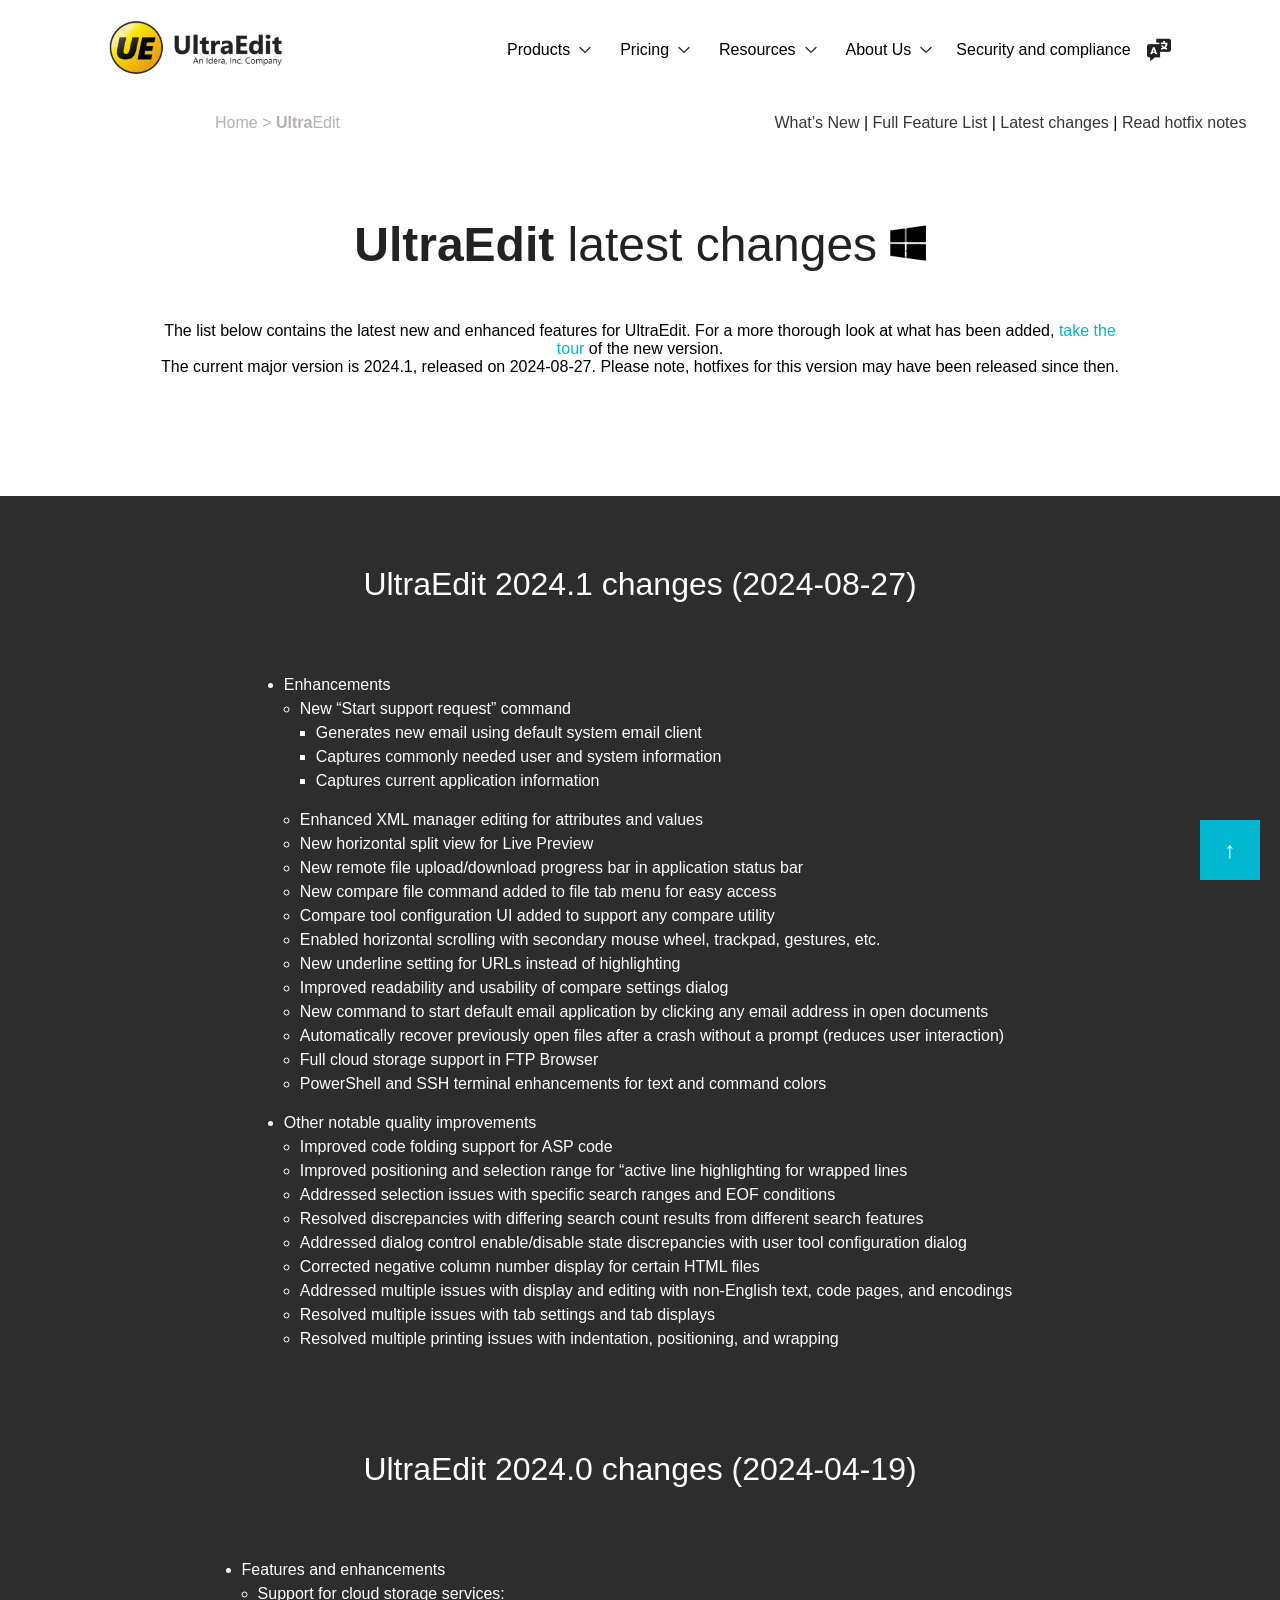
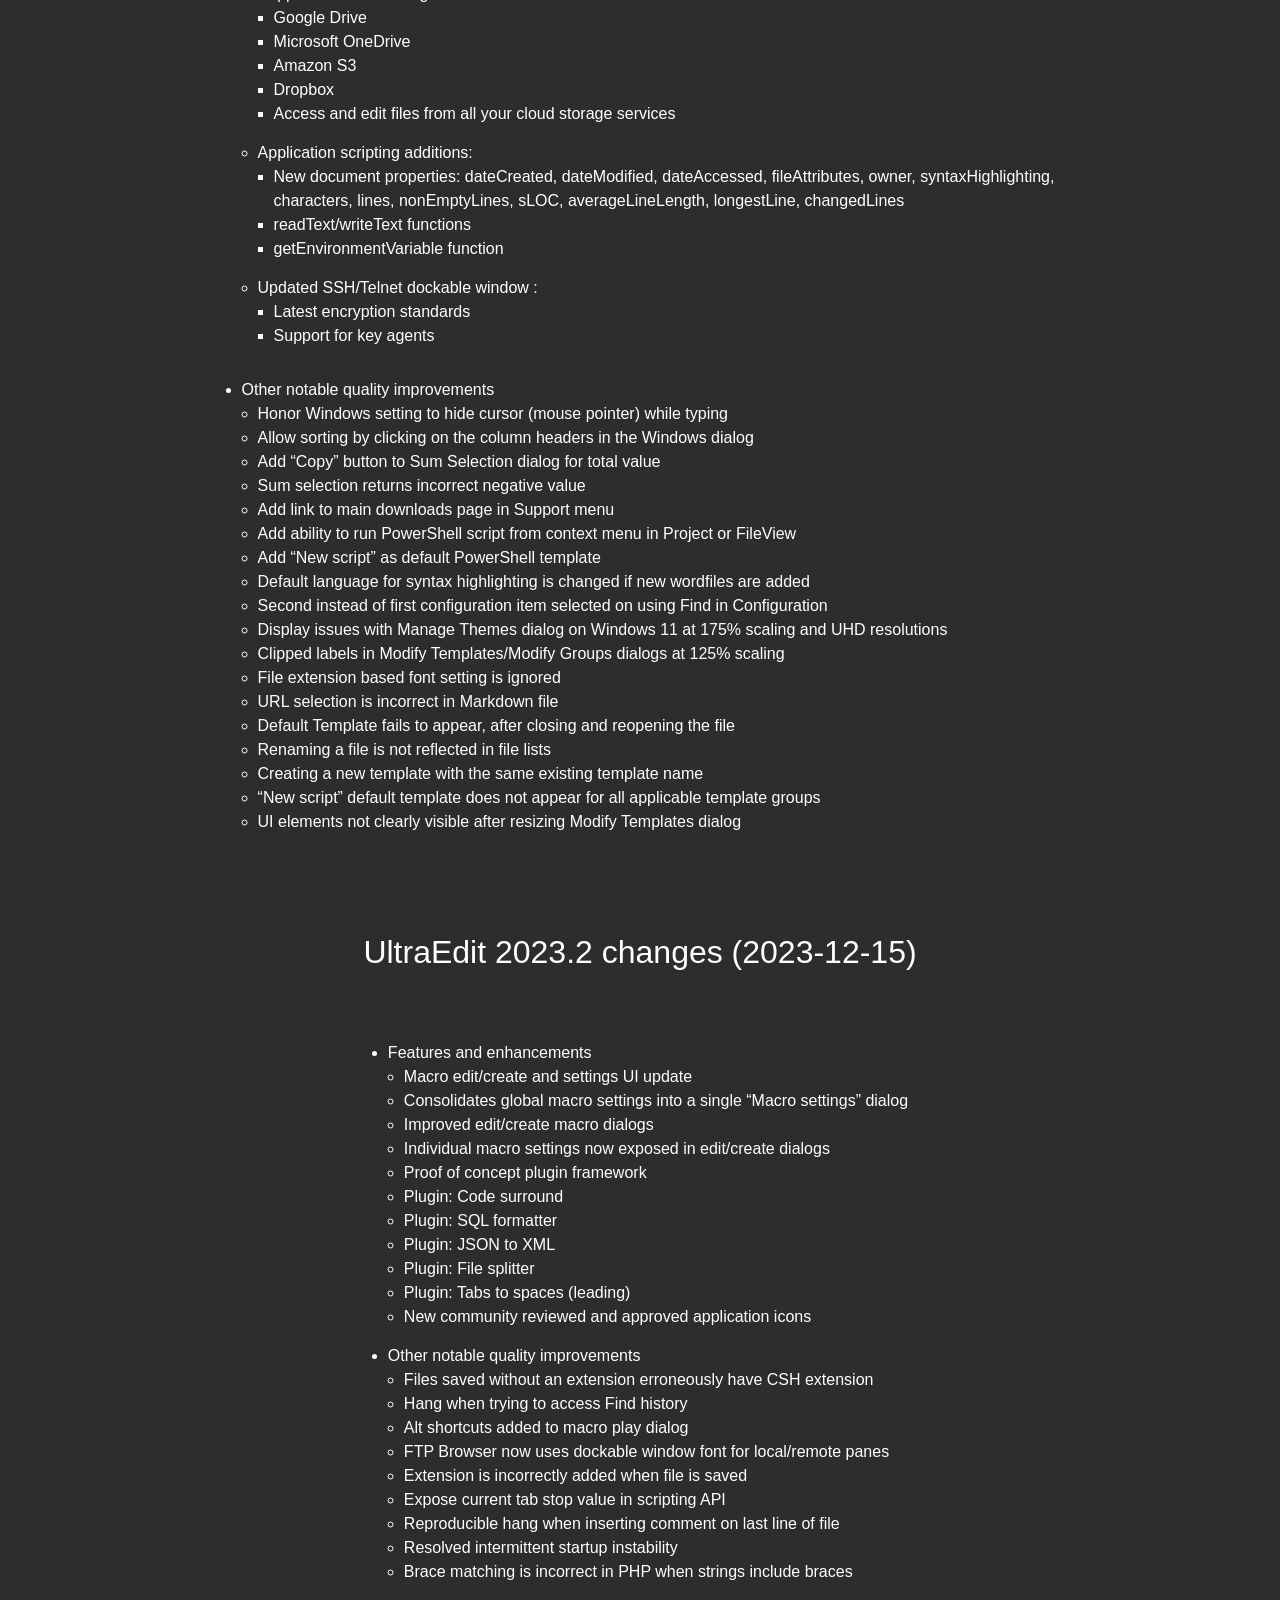
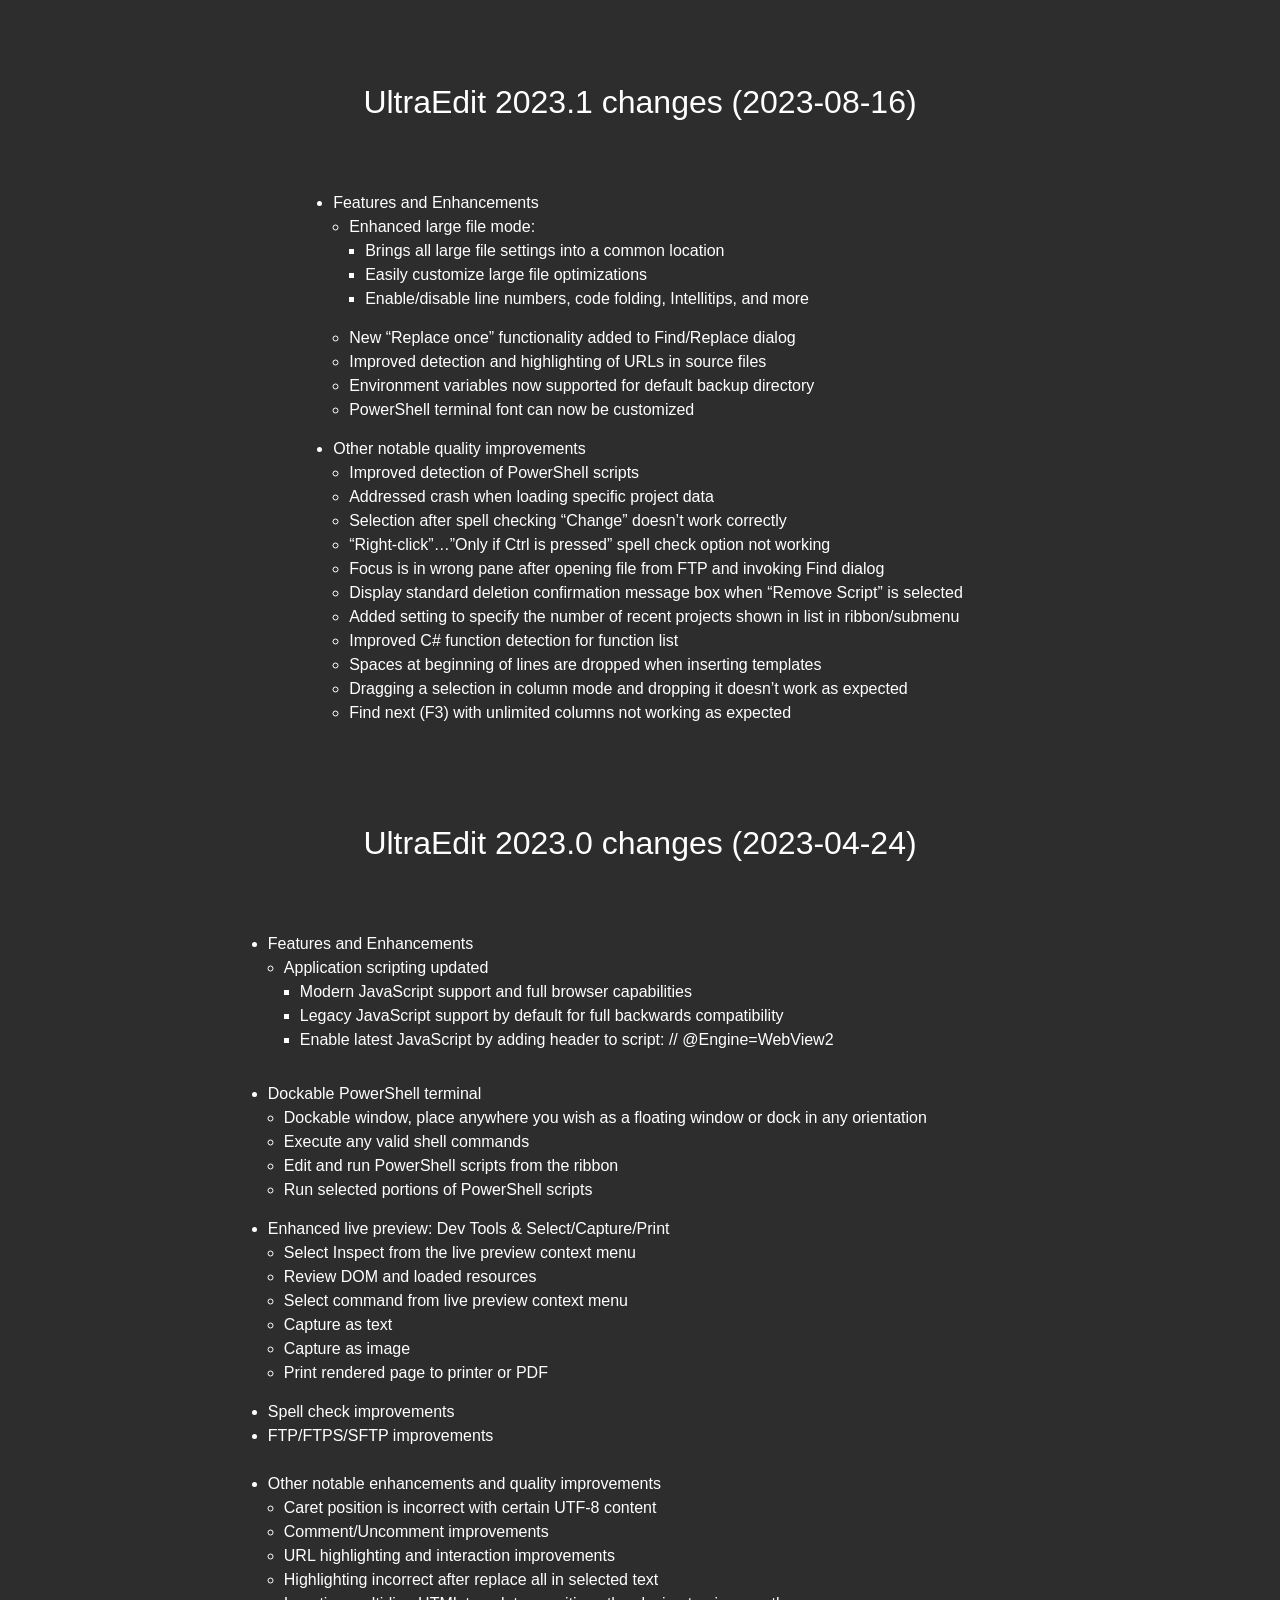
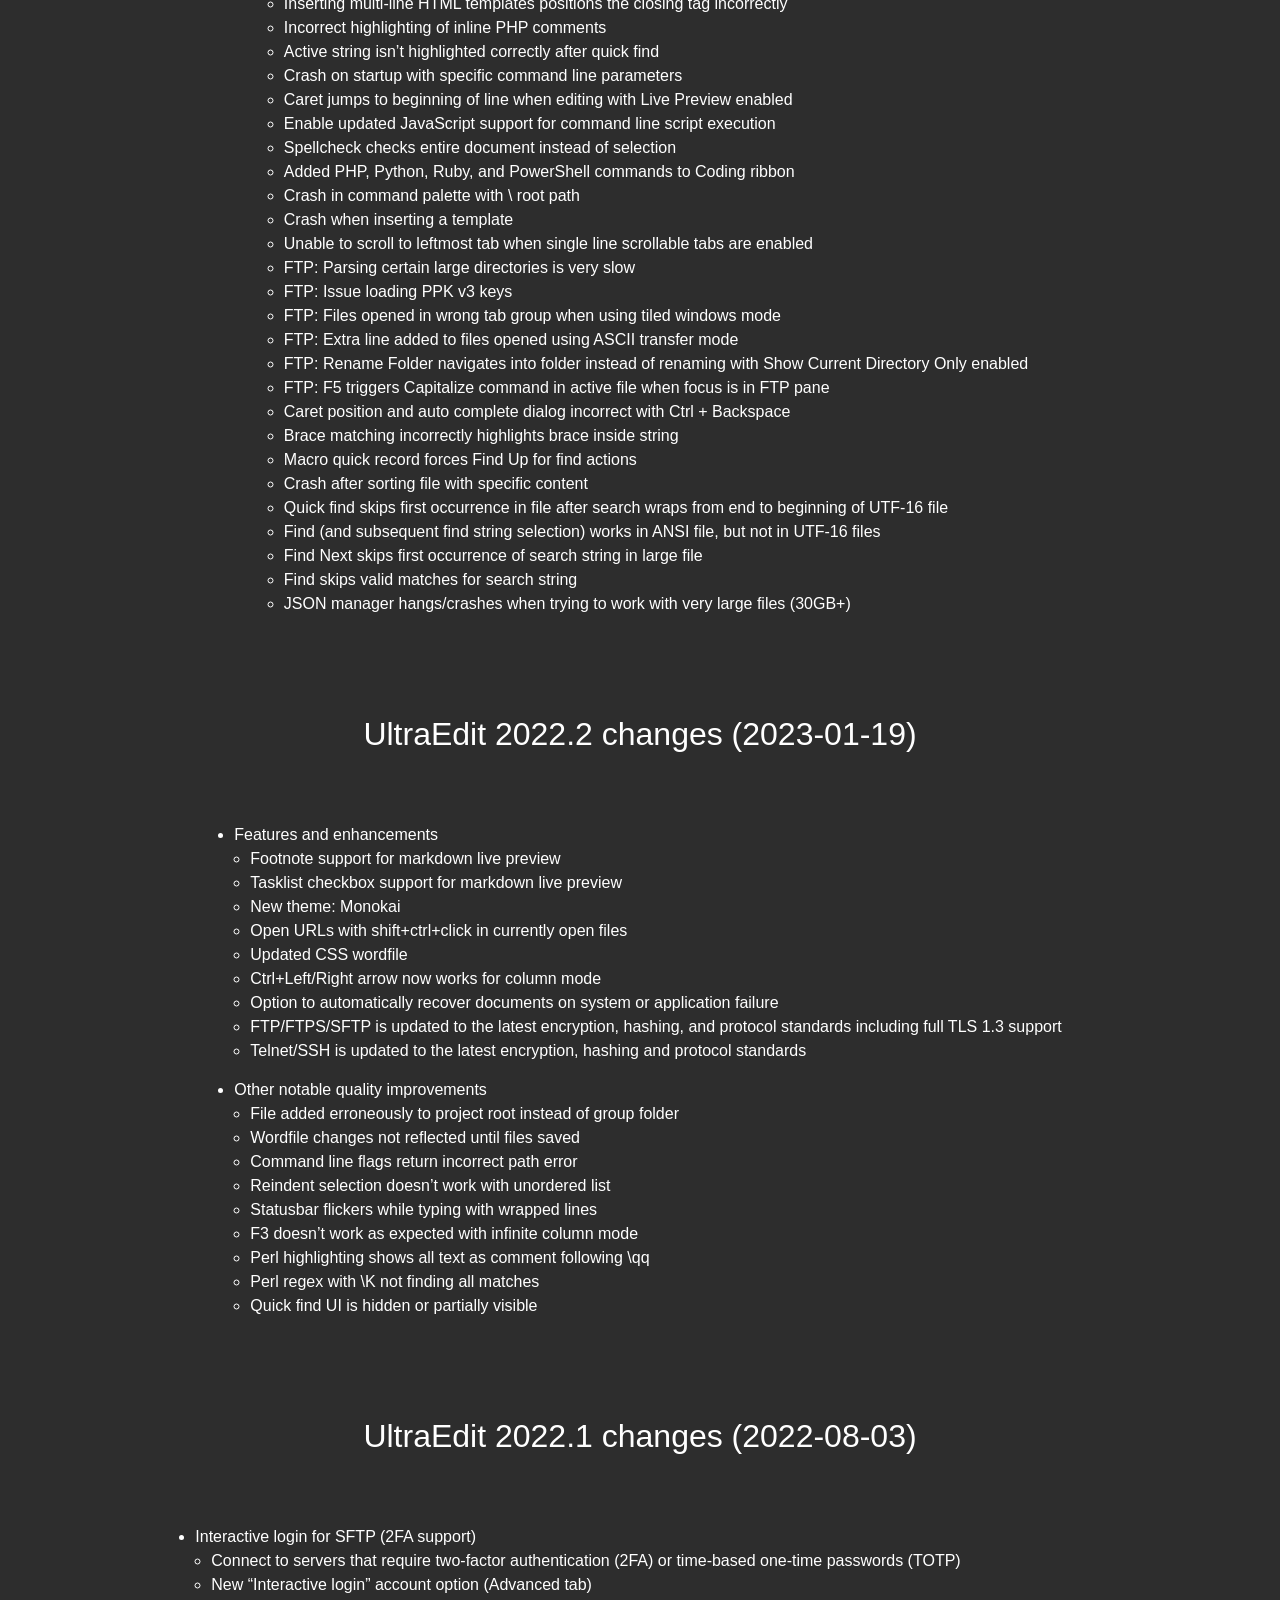
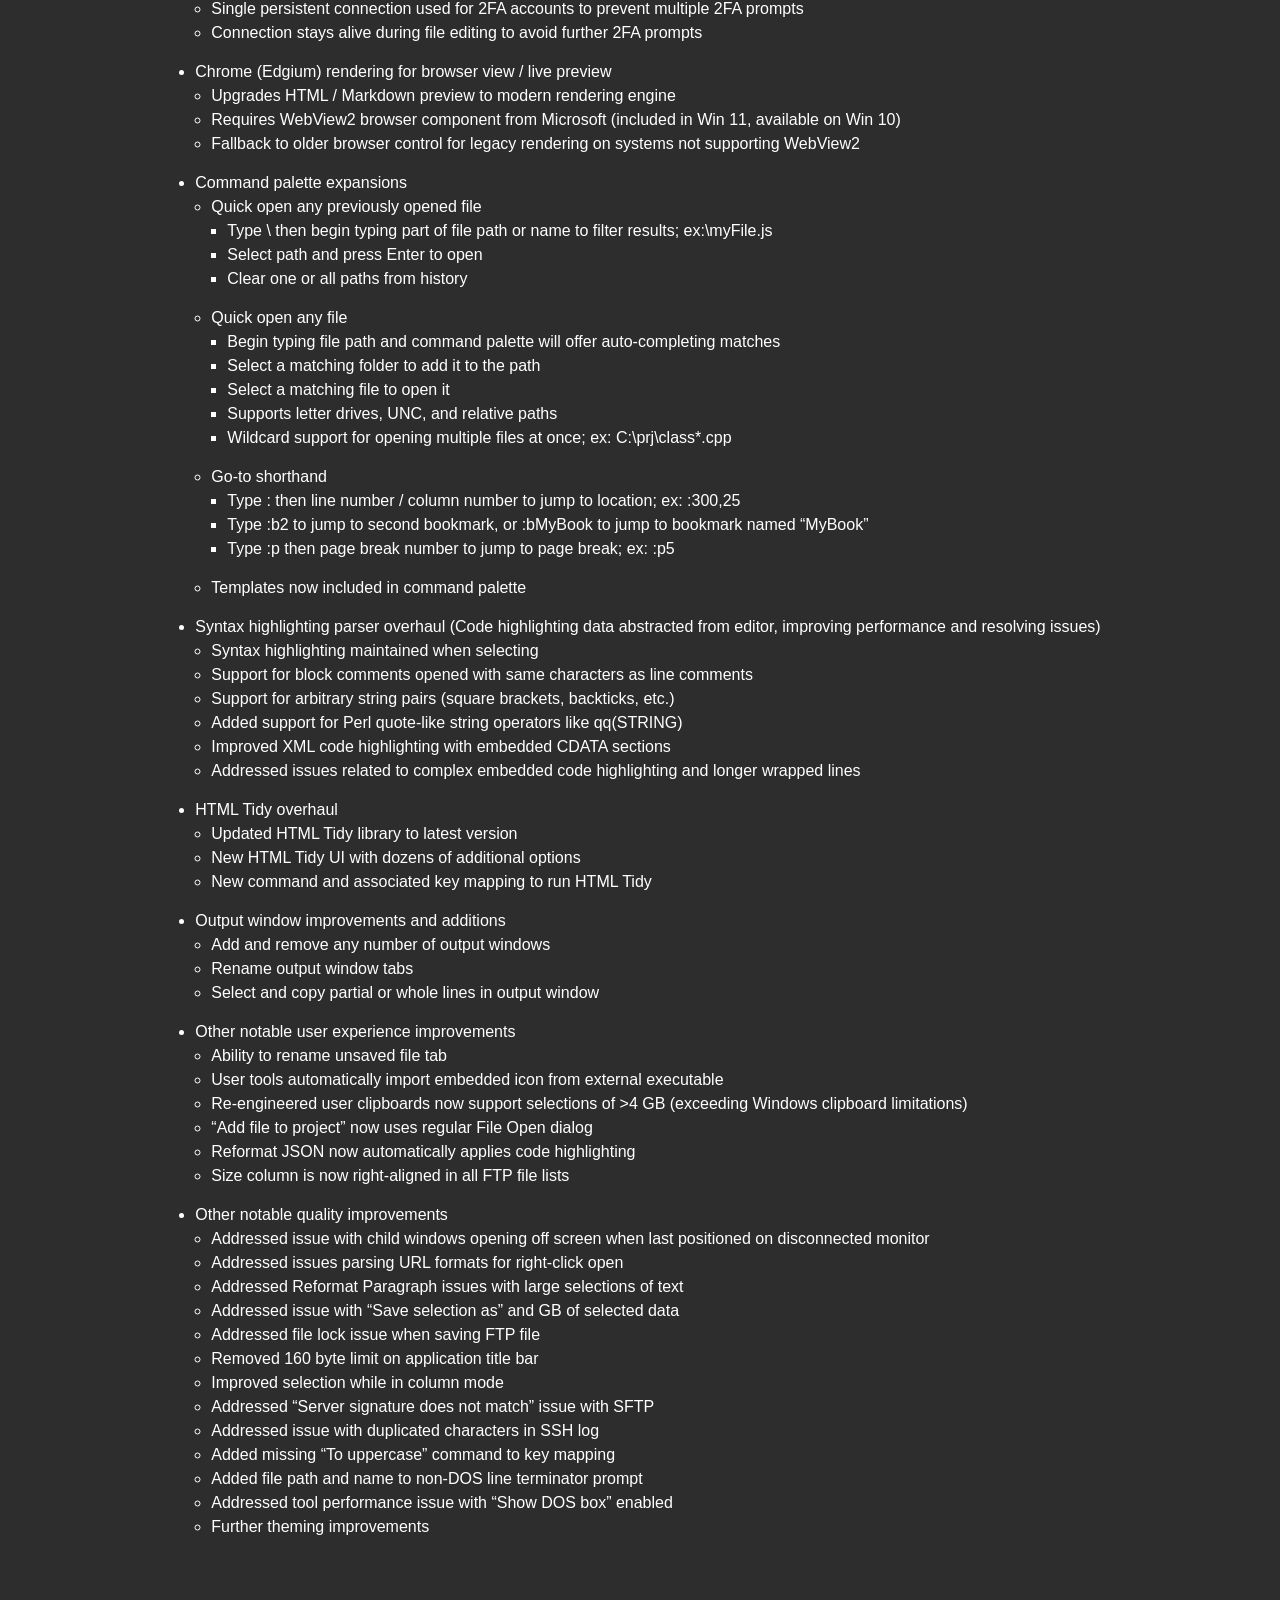
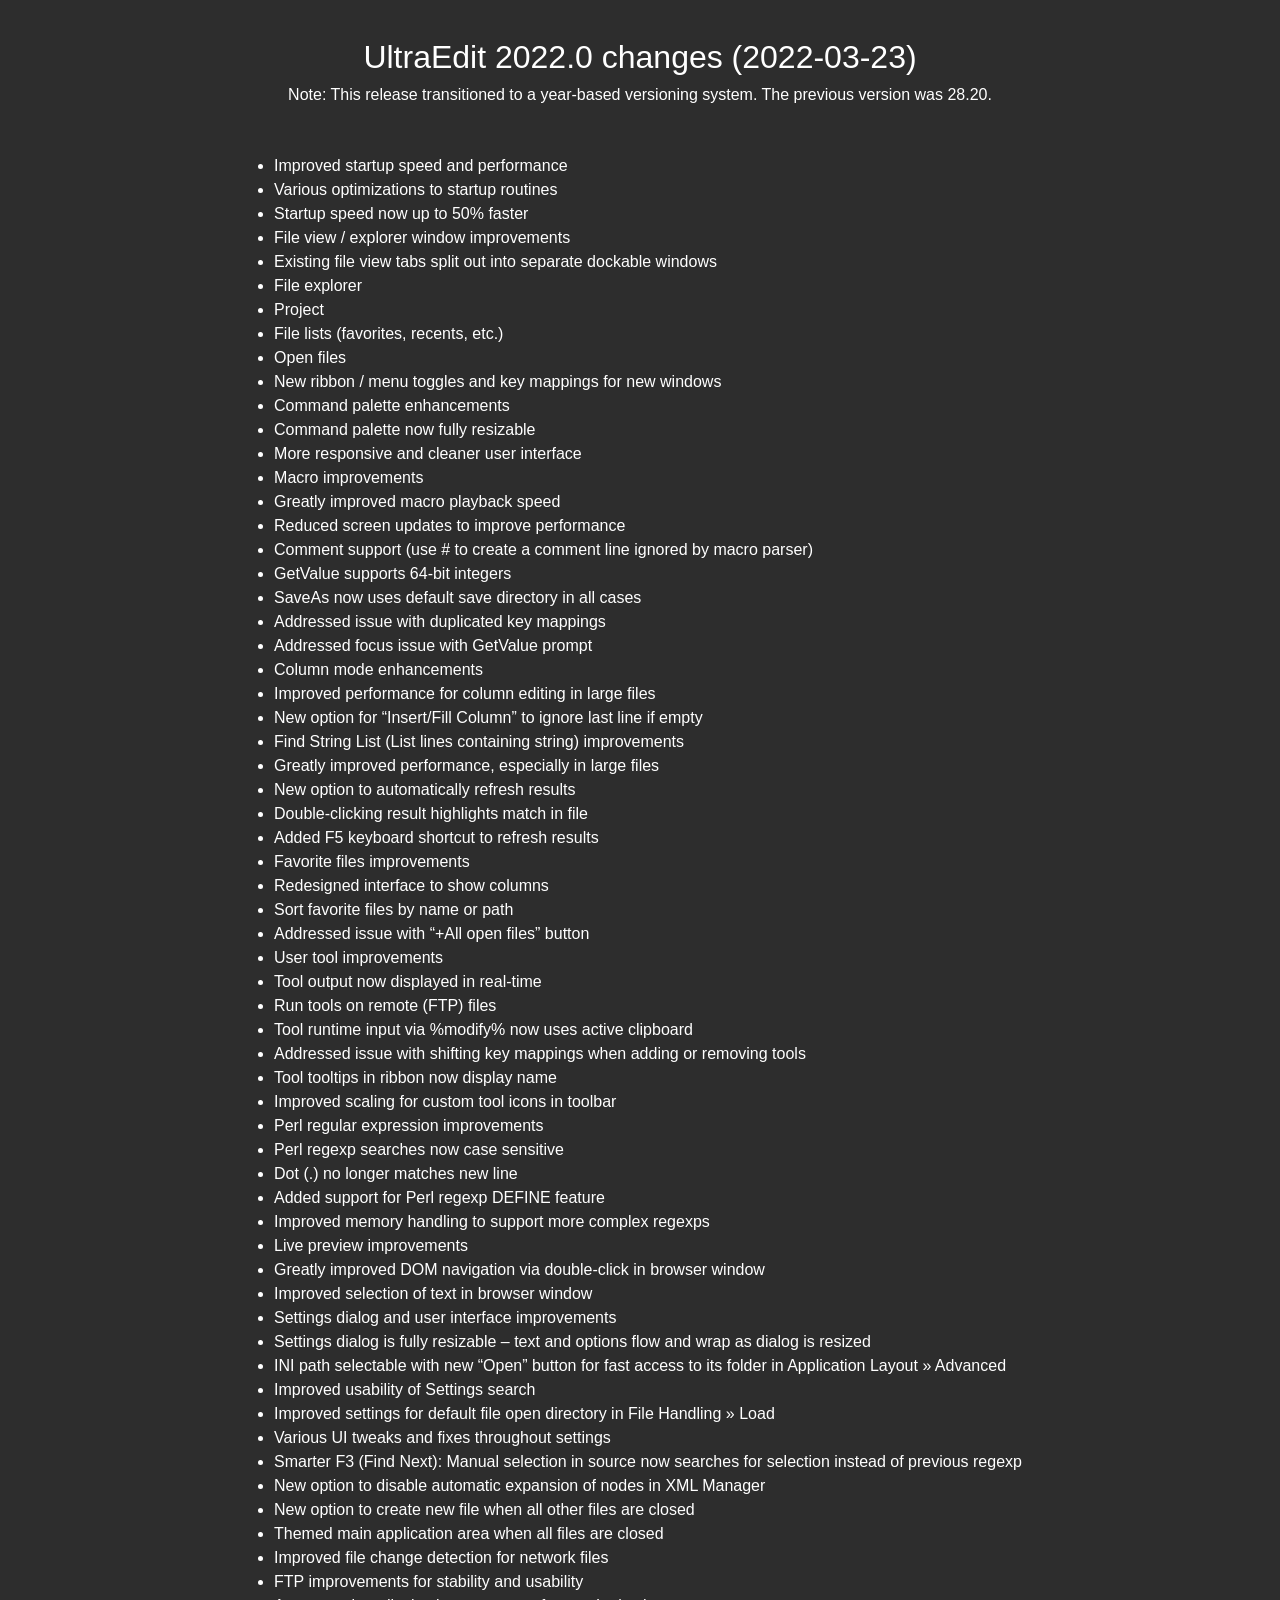
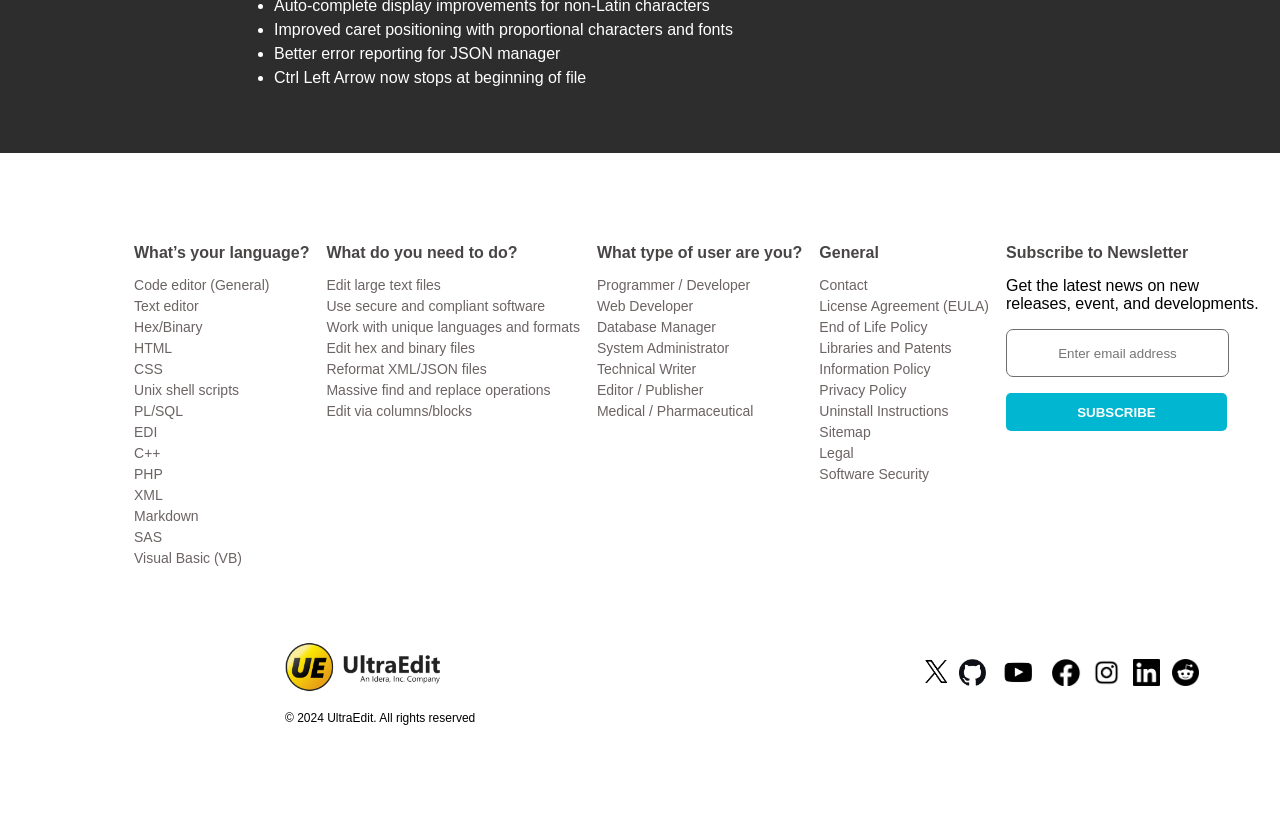
<file: letestChange.html>
<!DOCTYPE html>
<html lang="en">

<head>
    <meta charset="UTF-8">
    <meta name="viewport" content="width=device-width, initial-scale=1.0">
    <title>Code Editor</title>
    <link rel="stylesheet" href="style.css">
</head>

<body>
    <header class="header">
        <nav>
            <div class="logo"><a href="index.html"><img src="Photos/logo.png" alt="logo"></a></div>
            <div class="right">
                <ul>
                    <li><span>Products </span><svg width="20" height="20" viewBox="0 0 24 24" fill="none"
                            xmlns="http://www.w3.org/2000/svg">
                            <path
                                d="M6 9L11.2929 14.2929C11.6262 14.6262 11.7929 14.7929 12 14.7929C12.2071 14.7929 12.3738 14.6262 12.7071 14.2929L18 9"
                                stroke="#141B34" stroke-width="1.5" stroke-linecap="round" stroke-linejoin="round" />
                        </svg>
                    </li>
                    <li><span>Pricing </span><svg width="20" height="20" viewBox="0 0 24 24" fill="none"
                            xmlns="http://www.w3.org/2000/svg">
                            <path
                                d="M6 9L11.2929 14.2929C11.6262 14.6262 11.7929 14.7929 12 14.7929C12.2071 14.7929 12.3738 14.6262 12.7071 14.2929L18 9"
                                stroke="#141B34" stroke-width="1.5" stroke-linecap="round" stroke-linejoin="round" />
                        </svg>
                    </li>
                    <li><span>Resources </span><svg width="20" height="20" viewBox="0 0 24 24" fill="none"
                            xmlns="http://www.w3.org/2000/svg">
                            <path
                                d="M6 9L11.2929 14.2929C11.6262 14.6262 11.7929 14.7929 12 14.7929C12.2071 14.7929 12.3738 14.6262 12.7071 14.2929L18 9"
                                stroke="#141B34" stroke-width="1.5" stroke-linecap="round" stroke-linejoin="round" />
                        </svg>
                    </li>
                    <li><span>About Us </span><svg width="20" height="20" viewBox="0 0 24 24" fill="none"
                            xmlns="http://www.w3.org/2000/svg">
                            <path
                                d="M6 9L11.2929 14.2929C11.6262 14.6262 11.7929 14.7929 12 14.7929C12.2071 14.7929 12.3738 14.6262 12.7071 14.2929L18 9"
                                stroke="#141B34" stroke-width="1.5" stroke-linecap="round" stroke-linejoin="round" />
                        </svg>
                    </li>
                    <li> Security and compliance <img src="Photos/lang.png" alt="pic"></li>
                </ul>
            </div>
        </nav>
        <div class="codenav">
            <span class="home">
                <a href="index.html">Home</a> > <a href=""><strong>Ultra</strong>Edit</a>
            </span>
            <span>
                <a href="ultraedit relese 2024.html">What’s New </a>|
                <a href="codeEditor.html">Full Feature List </a>|
                <a href="letestChange.html">Latest changes </a>|
                <a href="">Read hotfix notes </a>
                <a href=""></a>
            </span>
        </div>

        <div class="heading1">
            <strong>UltraEdit</strong> latest changes <img src="Photos/window.png" alt="window" style="height: 36px;">
        </div>
        <div class="letestChanges">
            The list below contains the latest new and enhanced features for UltraEdit. For a more thorough look at what
            has been added, <a href="">take the <br> tour</a> of the new version.
            <p>The current major version is 2024.1, released on 2024-08-27. Please note, hotfixes for this version may
                have been released since then.</p>
        </div>
        <div class="letest_container">
            <h2>UltraEdit 2024.1 changes (2024-08-27)</h2>
            <div class="letest_container1">
                <ul>
                    <li>Enhancements
                        <ul>
                            <li>New “Start support request” command
                                <ul>
                                    <li>Generates new email using default system email client</li>
                                    <li>Captures commonly needed user and system information</li>
                                    <li>Captures current application information</li>
                                </ul>
                            </li>
                            <li>Enhanced XML manager editing for attributes and values</li>
                            <li>New horizontal split view for Live Preview</li>
                            <li>New remote file upload/download progress bar in application status bar</li>
                            <li>New compare file command added to file tab menu for easy access</li>
                            <li>Compare tool configuration UI added to support any compare utility</li>
                            <li>Enabled horizontal scrolling with secondary mouse wheel, trackpad, gestures, etc.</li>
                            <li>New underline setting for URLs instead of highlighting</li>
                            <li>Improved readability and usability of compare settings dialog</li>
                            <li>New command to start default email application by clicking any email address in open
                                documents
                            </li>
                            <li>Automatically recover previously open files after a crash without a prompt (reduces user
                                interaction)</li>
                            <li>Full cloud storage support in FTP Browser</li>
                            <li>PowerShell and SSH terminal enhancements for text and command colors</li>
                        </ul>
                    </li>
                    <li>Other notable quality improvements
                        <ul>
                            <li>Improved code folding support for ASP code</li>
                            <li>Improved positioning and selection range for “active line highlighting for wrapped lines
                            </li>
                            <li>Addressed selection issues with specific search ranges and EOF conditions</li>
                            <li>Resolved discrepancies with differing search count results from different search
                                features</li>
                            <li>Addressed dialog control enable/disable state discrepancies with user tool configuration
                                dialog
                            </li>
                            <li>Corrected negative column number display for certain HTML files</li>
                            <li>Addressed multiple issues with display and editing with non-English text, code pages,
                                and
                                encodings
                            </li>
                            <li>Resolved multiple issues with tab settings and tab displays</li>
                            <li>Resolved multiple printing issues with indentation, positioning, and wrapping</li>
                        </ul>
                    </li>
                </ul>
            </div>
            <h2>UltraEdit 2024.0 changes (2024-04-19)</h2>
            <div class="letest_container1">
                <ul>
                    <li>Features and enhancements
                        <ul>
                            <li>Support for cloud storage services:
                                <ul>
                                    <li>Google Drive</li>
                                    <li>Microsoft OneDrive</li>
                                    <li>Amazon S3</li>
                                    <li>Dropbox</li>
                                    <li>Access and edit files from all your cloud storage services</li>
                                </ul>
                            </li>

                            <li>Application scripting additions:
                                <ul>
                                    <li>New document properties: dateCreated, dateModified, dateAccessed,
                                        fileAttributes, owner,
                                        syntaxHighlighting, <br> characters, lines, nonEmptyLines, sLOC,
                                        averageLineLength,
                                        longestLine,
                                        changedLines</li>
                                    <li>readText/writeText functions</li>
                                    <li>getEnvironmentVariable function</li>
                                </ul>
                            </li>
                            <li>Updated SSH/Telnet dockable window :
                                <ul>
                                    <li>Latest encryption standards</li>
                                    <li>Support for key agents</li>
                                </ul>
                            </li>
                        </ul>
                    </li>
                    <li>Other notable quality improvements
                        <ul>
                            <li>Honor Windows setting to hide cursor (mouse pointer) while typing</li>
                            <li>Allow sorting by clicking on the column headers in the Windows dialog</li>
                            <li>Add “Copy” button to Sum Selection dialog for total value</li>
                            <li>Sum selection returns incorrect negative value</li>
                            <li>Add link to main downloads page in Support menu</li>
                            <li>Add ability to run PowerShell script from context menu in Project or FileView</li>
                            <li>Add “New script” as default PowerShell template</li>
                            <li>Default language for syntax highlighting is changed if new wordfiles are added</li>
                            <li>Second instead of first configuration item selected on using Find in Configuration</li>
                            <li>Display issues with Manage Themes dialog on Windows 11 at 175% scaling and UHD
                                resolutions</li>
                            <li>Clipped labels in Modify Templates/Modify Groups dialogs at 125% scaling</li>
                            <li>File extension based font setting is ignored</li>
                            <li>URL selection is incorrect in Markdown file</li>
                            <li>Default Template fails to appear, after closing and reopening the file</li>
                            <li>Renaming a file is not reflected in file lists</li>
                            <li>Creating a new template with the same existing template name</li>
                            <li>“New script” default template does not appear for all applicable template groups</li>
                            <li>UI elements not clearly visible after resizing Modify Templates dialog</li>
                        </ul>
                    </li>
                </ul>
            </div>
            <h2>UltraEdit 2023.2 changes (2023-12-15)</h2>
            <div class="letest_container1">
                <ul>
                    <li>Features and enhancements
                        <ul>
                            <li>Macro edit/create and settings UI update</li>
                            <li>Consolidates global macro settings into a single “Macro settings” dialog</li>
                            <li>Improved edit/create macro dialogs</li>
                            <li>Individual macro settings now exposed in edit/create dialogs</li>
                            <li>Proof of concept plugin framework</li>
                            <li>Plugin: Code surround</li>
                            <li>Plugin: SQL formatter</li>
                            <li>Plugin: JSON to XML</li>
                            <li>Plugin: File splitter</li>
                            <li>Plugin: Tabs to spaces (leading)</li>
                            <li>New community reviewed and approved application icons</li>
                        </ul>
                    </li>
                    <li>Other notable quality improvements
                        <ul>
                            <li>Files saved without an extension erroneously have CSH extension</li>
                            <li>Hang when trying to access Find history</li>
                            <li>Alt shortcuts added to macro play dialog</li>
                            <li>FTP Browser now uses dockable window font for local/remote panes</li>
                            <li>Extension is incorrectly added when file is saved</li>
                            <li>Expose current tab stop value in scripting API</li>
                            <li>Reproducible hang when inserting comment on last line of file</li>
                            <li>Resolved intermittent startup instability</li>
                            <li>Brace matching is incorrect in PHP when strings include braces </li>
                        </ul>
                    </li>
                </ul>
            </div>
            <h2>UltraEdit 2023.1 changes (2023-08-16)</h2>
            <div class="letest_container1">
                <ul>
                    <li>Features and Enhancements
                        <ul>
                            <li>Enhanced large file mode:
                                <ul>
                                    <li>Brings all large file settings into a common location</li>
                                    <li>Easily customize large file optimizations</li>
                                    <li>Enable/disable line numbers, code folding, Intellitips, and more</li>
                                </ul>
                            </li>
                            <li>New “Replace once” functionality added to Find/Replace dialog</li>
                            <li>Improved detection and highlighting of URLs in source files</li>
                            <li>Environment variables now supported for default backup directory</li>
                            <li>PowerShell terminal font can now be customized</li>
                        </ul>
                    </li>
                    <li>Other notable quality improvements
                        <ul>
                            <li>Improved detection of PowerShell scripts</li>
                            <li>Addressed crash when loading specific project data</li>
                            <li>Selection after spell checking “Change” doesn’t work correctly</li>
                            <li>“Right-click”…”Only if Ctrl is pressed” spell check option not working</li>
                            <li>Focus is in wrong pane after opening file from FTP and invoking Find dialog</li>
                            <li>Display standard deletion confirmation message box when “Remove Script” is selected</li>
                            <li>Added setting to specify the number of recent projects shown in list in ribbon/submenu
                            </li>
                            <li>Improved C# function detection for function list</li>
                            <li>Spaces at beginning of lines are dropped when inserting templates</li>
                            <li>Dragging a selection in column mode and dropping it doesn’t work as expected</li>
                            <li>Find next (F3) with unlimited columns not working as expected</li>
                        </ul>
                    </li>
                </ul>
            </div>
            <h2>UltraEdit 2023.0 changes (2023-04-24)</h2>
            <div class="letest_container1">
                <ul>
                    <li>Features and Enhancements
                        <ul>
                            <li>Application scripting updated
                                <ul>
                                    <li>Modern JavaScript support and full browser capabilities</li>
                                    <li>Legacy JavaScript support by default for full backwards compatibility</li>
                                    <li>Enable latest JavaScript by adding header to script: // @Engine=WebView2</li>
                                </ul>
                            </li>
                        </ul>
                    </li>
                    <li>Dockable PowerShell terminal
                        <ul>
                            <li>Dockable window, place anywhere you wish as a floating window or dock in any orientation
                            </li>
                            <li>Execute any valid shell commands</li>
                            <li>Edit and run PowerShell scripts from the ribbon</li>
                            <li>Run selected portions of PowerShell scripts</li>
                        </ul>
                    </li>
                    <li>Enhanced live preview: Dev Tools & Select/Capture/Print
                        <ul>
                            <li>Select Inspect from the live preview context menu</li>
                            <li>Review DOM and loaded resources</li>
                            <li>Select command from live preview context menu</li>
                            <li>Capture as text</li>
                            <li>Capture as image</li>
                            <li>Print rendered page to printer or PDF</li>
                        </ul>
                    </li>
                    <li>Spell check improvements</li>
                    <li>FTP/FTPS/SFTP improvements</li>
                    <br>
                    <li>Other notable enhancements and quality improvements
                        <ul>
                            <li>Caret position is incorrect with certain UTF-8 content</li>
                            <li>Comment/Uncomment improvements</li>
                            <li>URL highlighting and interaction improvements</li>
                            <li>Highlighting incorrect after replace all in selected text</li>
                            <li>Inserting multi-line HTML templates positions the closing tag incorrectly</li>
                            <li>Incorrect highlighting of inline PHP comments</li>
                            <li>Active string isn’t highlighted correctly after quick find</li>
                            <li>Crash on startup with specific command line parameters</li>
                            <li>Caret jumps to beginning of line when editing with Live Preview enabled</li>
                            <li>Enable updated JavaScript support for command line script execution</li>
                            <li>Spellcheck checks entire document instead of selection</li>
                            <li>Added PHP, Python, Ruby, and PowerShell commands to Coding ribbon</li>
                            <li>Crash in command palette with \ root path</li>
                            <li>Crash when inserting a template</li>
                            <li>Unable to scroll to leftmost tab when single line scrollable tabs are enabled</li>
                            <li>FTP: Parsing certain large directories is very slow</li>
                            <li>FTP: Issue loading PPK v3 keys</li>
                            <li>FTP: Files opened in wrong tab group when using tiled windows mode</li>
                            <li>FTP: Extra line added to files opened using ASCII transfer mode</li>
                            <li>FTP: Rename Folder navigates into folder instead of renaming with Show Current Directory
                                Only
                                enabled</li>
                            <li>FTP: F5 triggers Capitalize command in active file when focus is in FTP pane</li>
                            <li>Caret position and auto complete dialog incorrect with Ctrl + Backspace</li>
                            <li>Brace matching incorrectly highlights brace inside string</li>
                            <li>Macro quick record forces Find Up for find actions</li>
                            <li>Crash after sorting file with specific content</li>
                            <li>Quick find skips first occurrence in file after search wraps from end to beginning of
                                UTF-16
                                file</li>
                            <li>Find (and subsequent find string selection) works in ANSI file, but not in UTF-16 files
                            </li>
                            <li>Find Next skips first occurrence of search string in large file</li>
                            <li>Find skips valid matches for search string</li>
                            <li>JSON manager hangs/crashes when trying to work with very large files (30GB+)</li>
                        </ul>
                    </li>
                </ul>
            </div>
            <h2>UltraEdit 2022.2 changes (2023-01-19)</h2>
            <div class="letest_container1">
                <ul>
                    <li>Features and enhancements
                        <ul>
                            <li>Footnote support for markdown live preview</li>
                            <li>Tasklist checkbox support for markdown live preview</li>
                            <li>New theme: Monokai</li>
                            <li>Open URLs with shift+ctrl+click in currently open files</li>
                            <li>Updated CSS wordfile</li>
                            <li>Ctrl+Left/Right arrow now works for column mode</li>
                            <li>Option to automatically recover documents on system or application failure</li>
                            <li>FTP/FTPS/SFTP is updated to the latest encryption, hashing, and protocol standards
                                including full TLS 1.3 support</li>
                            <li>Telnet/SSH is updated to the latest encryption, hashing and protocol standards</li>
                        </ul>
                    </li>
                    <li>Other notable quality improvements
                        <ul>
                            <li>File added erroneously to project root instead of group folder</li>
                            <li>Wordfile changes not reflected until files saved</li>
                            <li>Command line flags return incorrect path error</li>
                            <li>Reindent selection doesn’t work with unordered list</li>
                            <li>Statusbar flickers while typing with wrapped lines</li>
                            <li>F3 doesn’t work as expected with infinite column mode</li>
                            <li>Perl highlighting shows all text as comment following \qq</li>
                            <li>Perl regex with \K not finding all matches</li>
                            <li>Quick find UI is hidden or partially visible</li>
                        </ul>
                    </li>
                </ul>
            </div>
            <h2>UltraEdit 2022.1 changes (2022-08-03)</h2>
            <div class="letest_container1">
                <ul>
                    <li>Interactive login for SFTP (2FA support)
                        <ul>
                            <li>Connect to servers that require two-factor authentication (2FA) or time-based one-time
                                passwords (TOTP)</li>
                            <li>New “Interactive login” account option (Advanced tab)</li>
                            <li>Single persistent connection used for 2FA accounts to prevent multiple 2FA prompts</li>
                            <li>Connection stays alive during file editing to avoid further 2FA prompts</li>
                        </ul>
                    </li>
                    <li>Chrome (Edgium) rendering for browser view / live preview
                        <ul>
                            <li>Upgrades HTML / Markdown preview to modern rendering engine</li>
                            <li>Requires WebView2 browser component from Microsoft (included in Win 11, available on Win
                                10)
                            </li>
                            <li>Fallback to older browser control for legacy rendering on systems not supporting
                                WebView2</li>
                        </ul>
                    </li>
                    <li>Command palette expansions
                        <ul>
                            <li>Quick open any previously opened file
                                <ul>
                                    <li>Type \ then begin typing part of file path or name to filter results;
                                        ex:\myFile.js</li>
                                    <li>Select path and press Enter to open</li>
                                    <li>Clear one or all paths from history</li>
                                </ul>
                            </li>

                            <li>Quick open any file
                                <ul>
                                    <li>Begin typing file path and command palette will offer auto-completing matches
                                    </li>
                                    <li>Select a matching folder to add it to the path</li>
                                    <li>Select a matching file to open it</li>
                                    <li>Supports letter drives, UNC, and relative paths</li>
                                    <li>Wildcard support for opening multiple files at once; ex: C:\prj\class*.cpp</li>
                                </ul>
                            </li>
                            <li>Go-to shorthand <ul>
                                    <li>Type : then line number / column number to jump to location; ex: :300,25</li>
                                    <li>Type :b2 to jump to second bookmark, or :bMyBook to jump to bookmark named
                                        “MyBook”</li>
                                    <li>Type :p then page break number to jump to page break; ex: :p5</li>
                                </ul>
                            </li>
                            <li>Templates now included in command palette</li>
                        </ul>
                    </li>

                    <li>Syntax highlighting parser overhaul (Code highlighting data abstracted from editor, improving
                        performance and resolving issues)
                        <ul>
                            <li>Syntax highlighting maintained when selecting</li>
                            <li>Support for block comments opened with same characters as line comments</li>
                            <li>Support for arbitrary string pairs (square brackets, backticks, etc.)</li>
                            <li>Added support for Perl quote-like string operators like qq(STRING)</li>
                            <li>Improved XML code highlighting with embedded CDATA sections</li>
                            <li>Addressed issues related to complex embedded code highlighting and longer wrapped lines
                            </li>
                        </ul>
                    </li>
                    <li>HTML Tidy overhaul <ul>
                            <li>Updated HTML Tidy library to latest version</li>
                            <li>New HTML Tidy UI with dozens of additional options</li>
                            <li>New command and associated key mapping to run HTML Tidy</li>
                        </ul>
                    </li>
                    <li>Output window improvements and additions <ul>
                            <li>Add and remove any number of output windows</li>
                            <li>Rename output window tabs</li>
                            <li>Select and copy partial or whole lines in output window</li>
                        </ul>
                    </li>
                    <li>Other notable user experience improvements <ul>
                            <li>Ability to rename unsaved file tab</li>
                            <li>User tools automatically import embedded icon from external executable</li>
                            <li>Re-engineered user clipboards now support selections of >4 GB (exceeding Windows
                                clipboard
                                limitations)</li>
                            <li>“Add file to project” now uses regular File Open dialog</li>
                            <li>Reformat JSON now automatically applies code highlighting</li>
                            <li>Size column is now right-aligned in all FTP file lists</li>
                        </ul>
                    </li>
                    <li>Other notable quality improvements <ul>
                            <li>Addressed issue with child windows opening off screen when last positioned on
                                disconnected
                                monitor</li>
                            <li>Addressed issues parsing URL formats for right-click open</li>
                            <li>Addressed Reformat Paragraph issues with large selections of text</li>
                            <li>Addressed issue with “Save selection as” and GB of selected data</li>
                            <li>Addressed file lock issue when saving FTP file</li>
                            <li>Removed 160 byte limit on application title bar</li>
                            <li>Improved selection while in column mode</li>
                            <li>Addressed “Server signature does not match” issue with SFTP</li>
                            <li>Addressed issue with duplicated characters in SSH log</li>
                            <li>Added missing “To uppercase” command to key mapping</li>
                            <li>Added file path and name to non-DOS line terminator prompt</li>
                            <li>Addressed tool performance issue with “Show DOS box” enabled</li>
                            <li>Further theming improvements</li>
                        </ul>
                    </li>
                </ul>
            </div>
            <h2 style="padding-bottom: 10px;">UltraEdit 2022.0 changes (2022-03-23)</h2>
            <p style="text-align: center; padding-bottom: 50px;">Note: This release transitioned to a year-based
                versioning system. The previous version was 28.20.</p>
            <div class="letest_container1">
                <ul>
                    <li>Improved startup speed and performance</li>
                    <li>Various optimizations to startup routines</li>
                    <li>Startup speed now up to 50% faster</li>
                    <li>File view / explorer window improvements</li>
                    <li>Existing file view tabs split out into separate dockable windows</li>
                    <li>File explorer</li>
                    <li>Project</li>
                    <li>File lists (favorites, recents, etc.)</li>
                    <li>Open files</li>
                    <li>New ribbon / menu toggles and key mappings for new windows</li>
                    <li>Command palette enhancements</li>
                    <li>Command palette now fully resizable</li>
                    <li>More responsive and cleaner user interface</li>
                    <li>Macro improvements</li>
                    <li>Greatly improved macro playback speed</li>
                    <li>Reduced screen updates to improve performance</li>
                    <li>Comment support (use # to create a comment line ignored by macro parser)</li>
                    <li>GetValue supports 64-bit integers</li>
                    <li>SaveAs now uses default save directory in all cases</li>
                    <li>Addressed issue with duplicated key mappings</li>
                    <li>Addressed focus issue with GetValue prompt</li>
                    <li>Column mode enhancements</li>
                    <li>Improved performance for column editing in large files</li>
                    <li>New option for “Insert/Fill Column” to ignore last line if empty</li>
                    <li>Find String List (List lines containing string) improvements</li>
                    <li>Greatly improved performance, especially in large files</li>
                    <li>New option to automatically refresh results</li>
                    <li>Double-clicking result highlights match in file</li>
                    <li>Added F5 keyboard shortcut to refresh results</li>
                    <li>Favorite files improvements</li>
                    <li>Redesigned interface to show columns</li>
                    <li>Sort favorite files by name or path</li>
                    <li>Addressed issue with “+All open files” button</li>
                    <li>User tool improvements</li>
                    <li>Tool output now displayed in real-time</li>
                    <li>Run tools on remote (FTP) files</li>
                    <li>Tool runtime input via %modify% now uses active clipboard</li>
                    <li>Addressed issue with shifting key mappings when adding or removing tools</li>
                    <li>Tool tooltips in ribbon now display name</li>
                    <li>Improved scaling for custom tool icons in toolbar</li>
                    <li>Perl regular expression improvements</li>
                    <li>Perl regexp searches now case sensitive</li>
                    <li>Dot (.) no longer matches new line</li>
                    <li>Added support for Perl regexp DEFINE feature</li>
                    <li>Improved memory handling to support more complex regexps</li>
                    <li>Live preview improvements</li>
                    <li>Greatly improved DOM navigation via double-click in browser window</li>
                    <li>Improved selection of text in browser window</li>
                    <li>Settings dialog and user interface improvements</li>
                    <li>Settings dialog is fully resizable – text and options flow and wrap as dialog is resized</li>
                    <li>INI path selectable with new “Open” button for fast access to its folder in Application Layout »
                        Advanced</li>
                    <li>Improved usability of Settings search</li>
                    <li>Improved settings for default file open directory in File Handling » Load</li>
                    <li>Various UI tweaks and fixes throughout settings</li>
                    <li>Smarter F3 (Find Next): Manual selection in source now searches for selection instead of
                        previous regexp</li>
                    <li>New option to disable automatic expansion of nodes in XML Manager</li>
                    <li>New option to create new file when all other files are closed</li>
                    <li>Themed main application area when all files are closed</li>
                    <li>Improved file change detection for network files</li>
                    <li>FTP improvements for stability and usability</li>
                    <li>Auto-complete display improvements for non-Latin characters</li>
                    <li>Improved caret positioning with proportional characters and fonts</li>
                    <li>Better error reporting for JSON manager</li>
                    <li>Ctrl Left Arrow now stops at beginning of file</li>
                    <br>
                    <br>
                </ul>
            </div>
        </div>






        <div class="container2">
            <div class="box3a">
                <div class="box4">
                    <h4>What’s your language?</h4>
                    <a href="codeEditor.html">Code editor (General)</a>
                    <a href="text_editor.html">Text editor</a>
                    <a href="hex_editor.html">Hex/Binary</a>
                    <a href="">HTML</a>
                    <a href="">CSS</a>
                    <a href="">Unix shell scripts</a>
                    <a href="">PL/SQL</a>
                    <a href="">EDI</a>
                    <a href="">C++</a>
                    <a href="">PHP</a>
                    <a href="">XML</a>
                    <a href="">Markdown</a>
                    <a href="">SAS</a>
                    <a href="">Visual Basic (VB)</a>
                </div>
                <div class="box4">
                    <h4>What do you need to do?</h4>
                    <a href="">Edit large text files</a>
                    <a href="">Use secure and compliant software</a>
                    <a href="">Work with unique languages and formats</a>
                    <a href="">Edit hex and binary files</a>
                    <a href="">Reformat XML/JSON files</a>
                    <a href="">Massive find and replace operations</a>
                    <a href="">Edit via columns/blocks</a>
                </div>
                <div class="box4">
                    <h4>What type of user are you?</h4>
                    <a href="">Programmer / Developer</a>
                    <a href="">Web Developer</a>
                    <a href="">Database Manager</a>
                    <a href="">System Administrator</a>
                    <a href="">Technical Writer</a>
                    <a href="">Editor / Publisher</a>
                    <a href="">Medical / Pharmaceutical</a>
                </div>
                <div class="box4">
                    <h4>General</h4>
                    <a href="">Contact</a>
                    <a href="">License Agreement (EULA)</a>
                    <a href="">End of Life Policy</a>
                    <a href="">Libraries and Patents</a>
                    <a href="">Information Policy</a>
                    <a href="">Privacy Policy</a>
                    <a href="">Uninstall Instructions</a>
                    <a href="">Sitemap</a>
                    <a href="">Legal</a>
                    <a href="">Software Security</a>
                </div>
                <div class="box4">
                    <h4>Subscribe to Newsletter</h4>
                    <p>Get the latest news on new releases, event, and developments.</p>
                    <input type="email" name="email" placeholder="Enter email address" id="inputemail">
                    <button type="submit">SUBSCRIBE</button>
                </div>
            </div>
            <div class="box5">
                <img src="Photos/logo.png" alt="logo">
                <h4>&#169 2024 UltraEdit. All rights reserved</h4>
            </div>
            <div class="box6">
                <span><a href="https://x.com/_ashwanik0777" target="_blank"><img src="Photos/twitter.png"
                            alt="twitter"></a></span>
                <span><a href="https://github.com/ashwanik0777" target="_blank"><img src="Photos/github.png"
                            alt="github"></a></span>
                <span><img src="Photos/youtube.png" alt="youtube"></span>
                <span><img src="Photos/facebook.png" alt="facebook"></span>
                <span><a href="https://www.instagram.com/ashwanik0777/" target="_blank"><img src="Photos/instagram.png"
                            alt="instagram"></a></span>
                <span><a href="https://www.linkedin.com/in/ashwanik0777/" target="_blank"><img src="Photos/linkedin.png"
                            alt="linkedin"></a></span>
                <span><img src="Photos/reddit.png" alt="reddit"></span>
            </div>
            <button class="scroller" onclick="scrollToTop()">&uarr;</button>
        </div>
        </footer>
        <script src="script.js"></script>
</body>

</html>
</file>
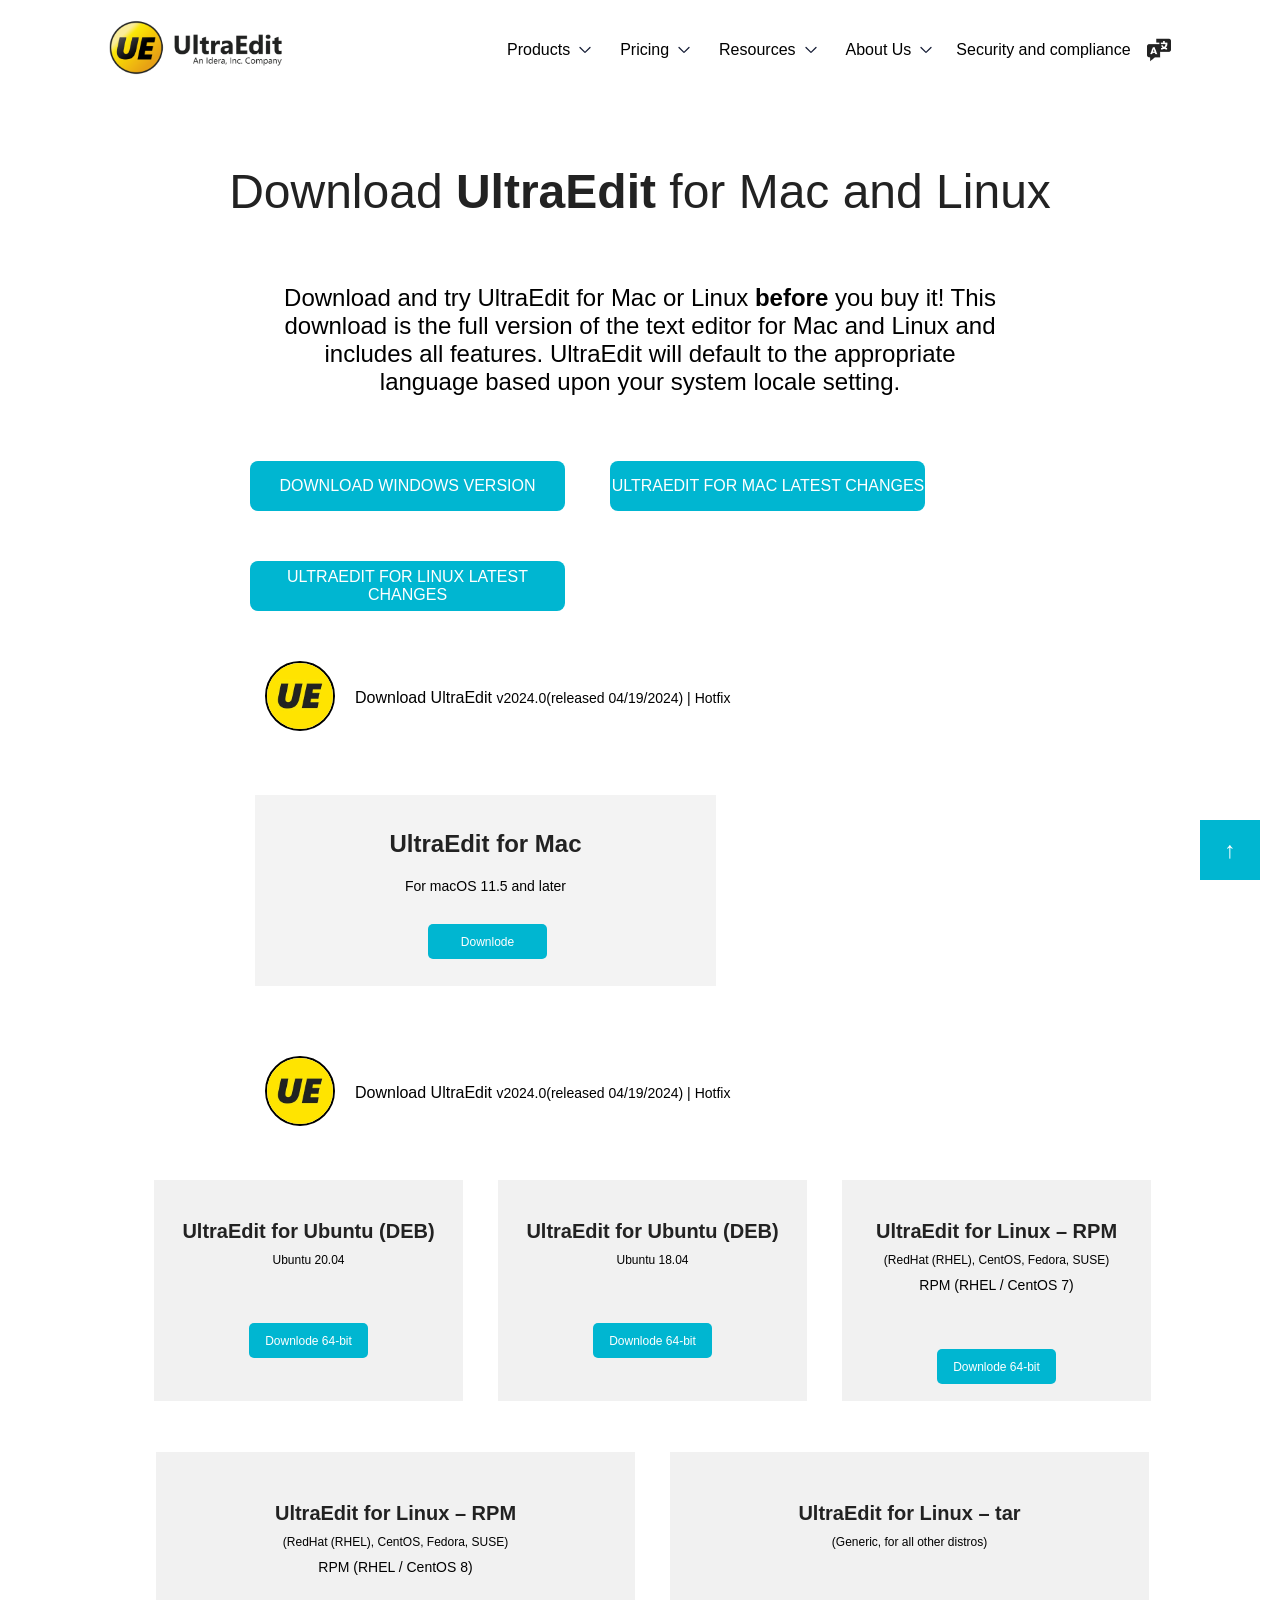
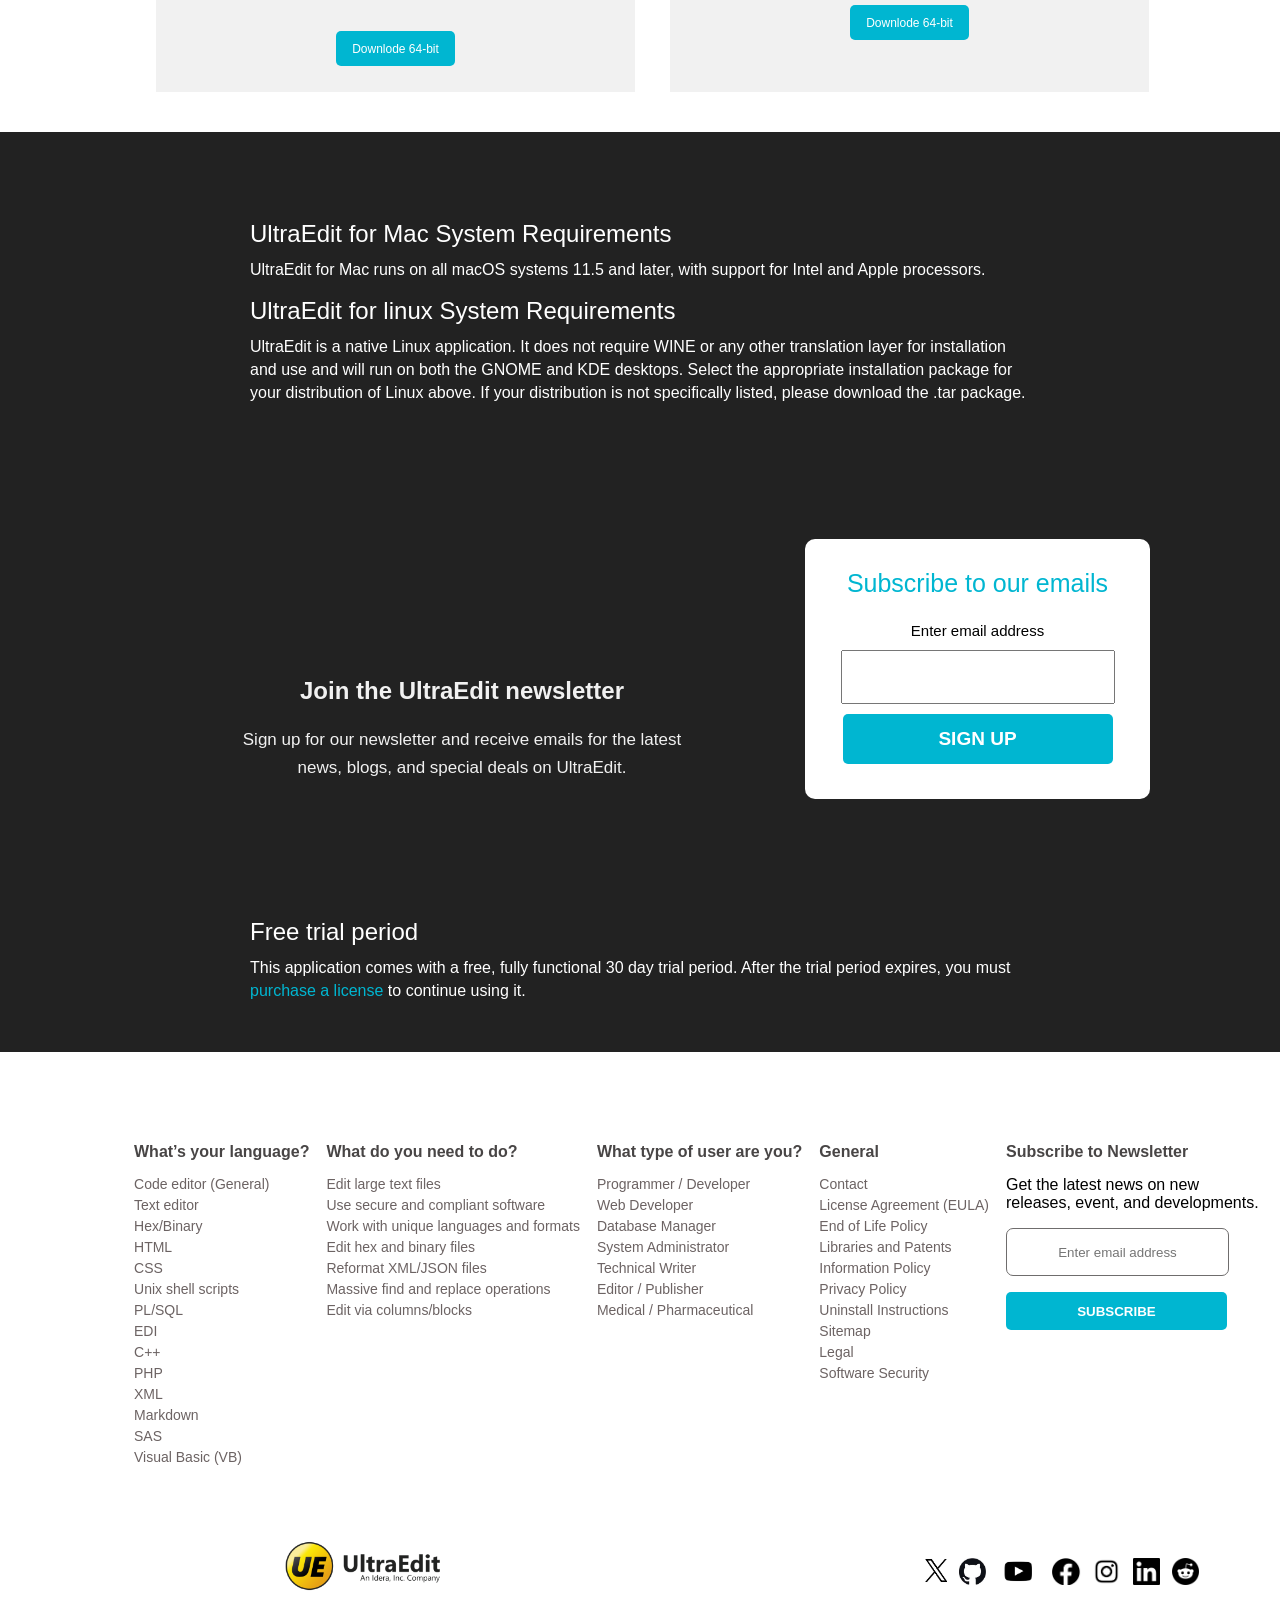
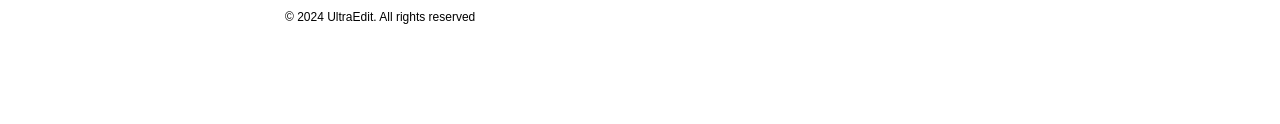
<file: mac&linux.html>
<!DOCTYPE html>
<html lang="en">

<head>
    <meta charset="UTF-8">
    <meta name="viewport" content="width=device-width, initial-scale=1.0">
    <title>Downlode MAC & LINUX</title>
    <link rel="stylesheet" href="style.css">
</head>

<body>
    <header class="header">
        <nav>
            <div class="logo"><a href="index.html"><img src="Photos/logo.png" alt="logo"></a></div>
            <div class="right">
                <ul>
                    <li><span>Products </span><svg width="20" height="20" viewBox="0 0 24 24" fill="none"
                            xmlns="http://www.w3.org/2000/svg">
                            <path
                                d="M6 9L11.2929 14.2929C11.6262 14.6262 11.7929 14.7929 12 14.7929C12.2071 14.7929 12.3738 14.6262 12.7071 14.2929L18 9"
                                stroke="#141B34" stroke-width="1.5" stroke-linecap="round" stroke-linejoin="round" />
                        </svg>
                    </li>
                    <li><span>Pricing </span><svg width="20" height="20" viewBox="0 0 24 24" fill="none"
                            xmlns="http://www.w3.org/2000/svg">
                            <path
                                d="M6 9L11.2929 14.2929C11.6262 14.6262 11.7929 14.7929 12 14.7929C12.2071 14.7929 12.3738 14.6262 12.7071 14.2929L18 9"
                                stroke="#141B34" stroke-width="1.5" stroke-linecap="round" stroke-linejoin="round" />
                        </svg>
                    </li>
                    <li><span>Resources </span><svg width="20" height="20" viewBox="0 0 24 24" fill="none"
                            xmlns="http://www.w3.org/2000/svg">
                            <path
                                d="M6 9L11.2929 14.2929C11.6262 14.6262 11.7929 14.7929 12 14.7929C12.2071 14.7929 12.3738 14.6262 12.7071 14.2929L18 9"
                                stroke="#141B34" stroke-width="1.5" stroke-linecap="round" stroke-linejoin="round" />
                        </svg>
                    </li>
                    <li><span>About Us </span><svg width="20" height="20" viewBox="0 0 24 24" fill="none"
                            xmlns="http://www.w3.org/2000/svg">
                            <path
                                d="M6 9L11.2929 14.2929C11.6262 14.6262 11.7929 14.7929 12 14.7929C12.2071 14.7929 12.3738 14.6262 12.7071 14.2929L18 9"
                                stroke="#141B34" stroke-width="1.5" stroke-linecap="round" stroke-linejoin="round" />
                        </svg>
                    </li>
                    <li> Security and compliance <img src="Photos/lang.png" alt="pic"></li>
                </ul>
            </div>
        </nav>
        <div class="heading1">Download <strong>UltraEdit</strong> for Mac and Linux</div>
        <div class="paramac">Download and try UltraEdit for Mac or Linux <strong>before</strong> you buy it! This
            download is the full version of the text editor for Mac and Linux and includes all features. UltraEdit will
            default to the appropriate language based upon your system locale setting.
        </div>
        <div class="downloadbutton">
            <a href="index.html"><button>DOWNLOAD WINDOWS VERSION</button></a>
            <a href="ultraEdit_forMacLetestChange.html"><button>ULTRAEDIT FOR MAC LATEST CHANGES</button></a>
            <a href="ultraEdit_forLinuxLetestChange.html"><button>ULTRAEDIT FOR LINUX LATEST CHANGES</button></a>
        </div>
        <div class="mainHeading">
            <div class="imglogo1"><img src="Photos/logo1.jpeg" alt="logo"></div>
            <div>
                <span class="heading4">Download UltraEdit</span>
                <span><small>v2024.0(released 04/19/2024) | Hotfix</small></span>
            </div>
    </header>
    <main class="bodyother">
        <div class="bigbox">
            <h1>UltraEdit for Mac</h1>
            <h4>For macOS 11.5 and later</h4>
            <a href="files/UltraEdit.dmg"><button>Downlode</button></a>
        </div>
        <div class="mainHeading">
            <div class="imglogo1"><img src="Photos/logo1.jpeg" alt="logo"></div>
            <div>
                <span class="heading4">Download UltraEdit</span>
                <span><small>v2024.0(released 04/19/2024) | Hotfix</small></span>
            </div>
            <div class="samebox">
                <div class="samebox1">
                    <h1>UltraEdit for Ubuntu (DEB)</h1>
                    <h4>Ubuntu 20.04</h4>
                    <a href="files/uex_21.00.0.0_amd64.deb"><button>Downlode 64-bit</button></a>
                </div>
                <div class="samebox1">
                    <h1>UltraEdit for Ubuntu (DEB)</h1>
                    <h4>Ubuntu 18.04</h4>
                    <a href="files/uex_21.00.0.0_amd64 (1).deb"><button>Downlode 64-bit</button></a>
                </div>
                <div class="samebox1">
                    <h1>UltraEdit for Linux – RPM</h1>
                    <h4>(RedHat (RHEL), CentOS, Fedora, SUSE)</h4>
                    <h2>RPM (RHEL / CentOS 7)</h2>
                    <a href="files/UltraEdit-21.00-0.0.el7.x86_64.rpm"><button>Downlode 64-bit</button></a>
                </div>
                <div class="samebox2">
                    <h1>UltraEdit for Linux – RPM</h1>
                    <h4>(RedHat (RHEL), CentOS, Fedora, SUSE)</h4>
                    <h2>RPM (RHEL / CentOS 8)</h2>
                    <a href="files/UltraEdit-21.00-0.0.el8.x86_64.rpm"><button>Downlode 64-bit</button></a>
                </div>
                <div class="samebox2">
                    <h1>UltraEdit for Linux – tar</h1>
                    <h4>(Generic, for all other distros)</h4>
                    <a href="files/uex_21.00.0.0_amd64.tar.gz"><button>Downlode 64-bit</button></a>
                </div>
            </div>
    </main>
    <footer>

        <div class="container1">
            <div class="box2">
                <h2>UltraEdit for Mac System Requirements</h2>
                <p>UltraEdit for Mac runs on all macOS systems 11.5 and later, with support for Intel and Apple processors.</p>
                <h2>UltraEdit for linux System Requirements</h2>
                <p>UltraEdit is a native Linux application. It does not require WINE or any other translation layer for installation and use and will run on both the GNOME and KDE desktops. Select the appropriate installation package for your distribution of Linux above. If your distribution is not specifically listed, please download the .tar package.</p>
            </div>
            <div class="container">
                <div class="nav">
                    <b>Join the UltraEdit newsletter</b>
                    <p>Sign up for our newsletter and receive emails for the latest news, blogs, and special deals on
                        UltraEdit.</p>
                </div>
                <div class="box1">
                    <h2>Subscribe to our emails</h2>
                    <p>Enter email address</p>
                    <input type="text" name="abcd@gmail.com" id="inputmail">
                    <button>SIGN UP</button>
                </div>
            </div>
            <div class="box2">
                <h2>Free trial period</h2>
                <p>This application comes with a free, fully functional 30 day trial period. After the trial period
                    expires,
                    you must <a href="purchase_license.html">purchase a license </a> to continue using it.</p>
            </div>
        </div>
        <div class="container2">
            <div class="box3a">
                <div class="box4">
                    <h4>What’s your language?</h4>
                    <a href="codeEditor.html">Code editor (General)</a>
                    <a href="text_editor.html">Text editor</a>
                    <a href="hex_editor.html">Hex/Binary</a>
                    <a href="">HTML</a>
                    <a href="">CSS</a>
                    <a href="">Unix shell scripts</a>
                    <a href="">PL/SQL</a>
                    <a href="">EDI</a>
                    <a href="">C++</a>
                    <a href="">PHP</a>
                    <a href="">XML</a>
                    <a href="">Markdown</a>
                    <a href="">SAS</a>
                    <a href="">Visual Basic (VB)</a>
                </div>
                <div class="box4">
                    <h4>What do you need to do?</h4>
                    <a href="">Edit large text files</a>
                    <a href="">Use secure and compliant software</a>
                    <a href="">Work with unique languages and formats</a>
                    <a href="">Edit hex and binary files</a>
                    <a href="">Reformat XML/JSON files</a>
                    <a href="">Massive find and replace operations</a>
                    <a href="">Edit via columns/blocks</a>
                </div>
                <div class="box4">
                    <h4>What type of user are you?</h4>
                    <a href="">Programmer / Developer</a>
                    <a href="">Web Developer</a>
                    <a href="">Database Manager</a>
                    <a href="">System Administrator</a>
                    <a href="">Technical Writer</a>
                    <a href="">Editor / Publisher</a>
                    <a href="">Medical / Pharmaceutical</a>
                </div>
                <div class="box4">
                    <h4>General</h4>
                    <a href="">Contact</a>
                    <a href="">License Agreement (EULA)</a>
                    <a href="">End of Life Policy</a>
                    <a href="">Libraries and Patents</a>
                    <a href="">Information Policy</a>
                    <a href="">Privacy Policy</a>
                    <a href="">Uninstall Instructions</a>
                    <a href="">Sitemap</a>
                    <a href="">Legal</a>
                    <a href="">Software Security</a>
                </div>
                <div class="box4">
                    <h4>Subscribe to Newsletter</h4>
                    <p>Get the latest news on new releases, event, and developments.</p>
                    <input type="email" name="email" placeholder="Enter email address" id="inputemail">
                    <button type="submit">SUBSCRIBE</button>
                </div>
            </div>
            <div class="box5">
                <img src="Photos/logo.png" alt="logo">
                <h4>&#169 2024 UltraEdit. All rights reserved</h4>
            </div>
            <div class="box6">
                <span><a href="https://x.com/_ashwanik0777" target="_blank"><img src="Photos/twitter.png" alt="twitter"></a></span>
                <span><a href="https://github.com/ashwanik0777" target="_blank"><img src="Photos/github.png"
                            alt="github"></a></span>
                <span><img src="Photos/youtube.png" alt="youtube"></span>
                <span><img src="Photos/facebook.png" alt="facebook"></span>
                <span><a href="https://www.instagram.com/ashwanik0777/" target="_blank"><img src="Photos/instagram.png"
                            alt="instagram"></a></span>
                <span><a href="https://www.linkedin.com/in/ashwanik0777/" target="_blank"><img src="Photos/linkedin.png"
                            alt="linkedin"></a></span>
                <span><img src="Photos/reddit.png" alt="reddit"></span>
            </div>
            <button class="scroller" onclick="scrollToTop()">&uarr;</button>
        </div>
        </footer>
        <script src="script.js"></script>
    </body>
    
    </html>
</file>
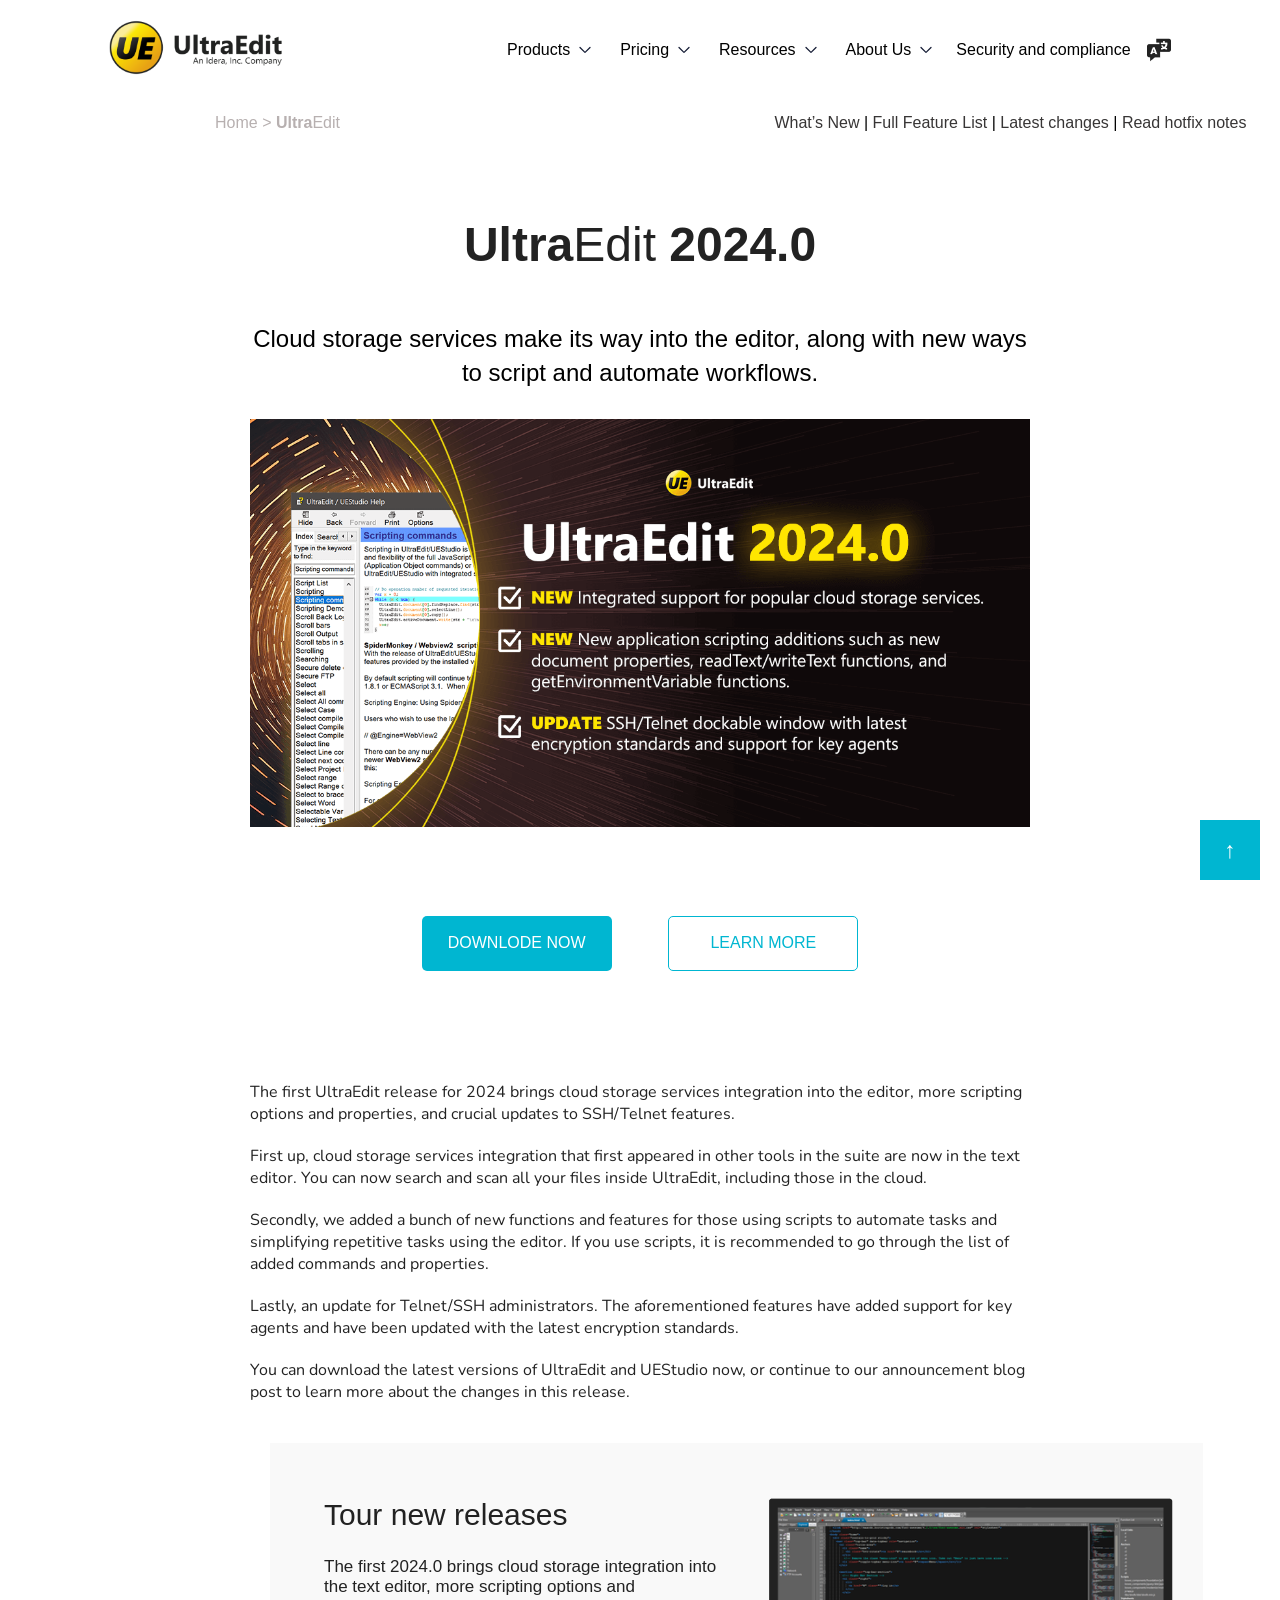
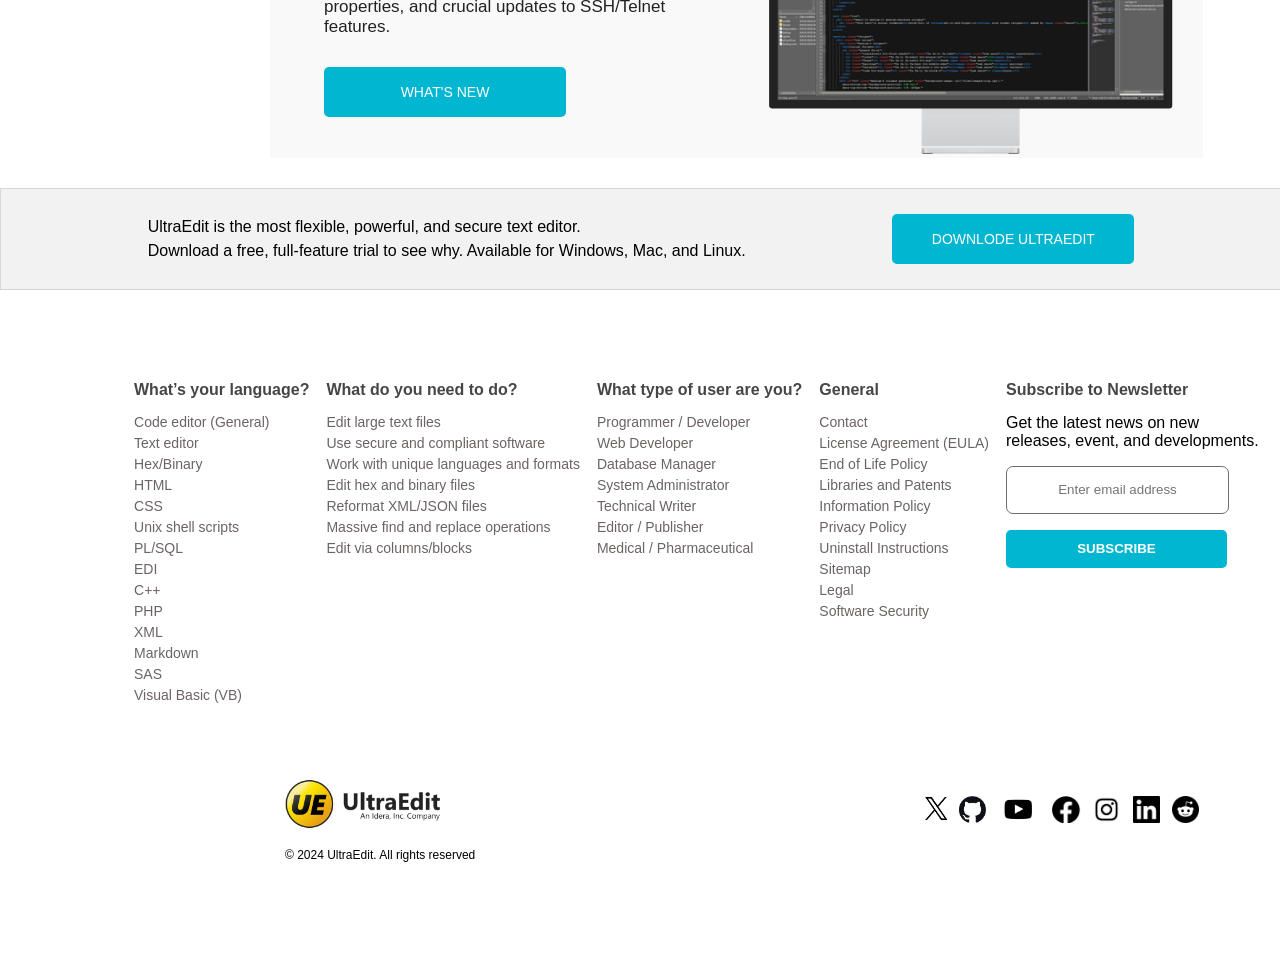
<file: ultraedit relese 2024.html>
<!DOCTYPE html>
<html lang="en">

<head>
    <meta charset="UTF-8">
    <meta name="viewport" content="width=device-width, initial-scale=1.0">
    <title>UltraEdit Clone</title>
    <link rel="stylesheet" href="style.css">
</head>

<body>
    <header class="header">
        <nav>
            <div class="logo"><a href="index.html"><img src="Photos/logo.png" alt="logo"></a></div>
            <div class="right">
                <ul>
                    <li><span>Products </span><svg width="20" height="20" viewBox="0 0 24 24" fill="none"
                            xmlns="http://www.w3.org/2000/svg">
                            <path
                                d="M6 9L11.2929 14.2929C11.6262 14.6262 11.7929 14.7929 12 14.7929C12.2071 14.7929 12.3738 14.6262 12.7071 14.2929L18 9"
                                stroke="#141B34" stroke-width="1.5" stroke-linecap="round" stroke-linejoin="round" />
                        </svg>
                    </li>
                    <li><span>Pricing </span><svg width="20" height="20" viewBox="0 0 24 24" fill="none"
                            xmlns="http://www.w3.org/2000/svg">
                            <path
                                d="M6 9L11.2929 14.2929C11.6262 14.6262 11.7929 14.7929 12 14.7929C12.2071 14.7929 12.3738 14.6262 12.7071 14.2929L18 9"
                                stroke="#141B34" stroke-width="1.5" stroke-linecap="round" stroke-linejoin="round" />
                        </svg>
                    </li>
                    <li><span>Resources </span><svg width="20" height="20" viewBox="0 0 24 24" fill="none"
                            xmlns="http://www.w3.org/2000/svg">
                            <path
                                d="M6 9L11.2929 14.2929C11.6262 14.6262 11.7929 14.7929 12 14.7929C12.2071 14.7929 12.3738 14.6262 12.7071 14.2929L18 9"
                                stroke="#141B34" stroke-width="1.5" stroke-linecap="round" stroke-linejoin="round" />
                        </svg>
                    </li>
                    <li><span>About Us </span><svg width="20" height="20" viewBox="0 0 24 24" fill="none"
                            xmlns="http://www.w3.org/2000/svg">
                            <path
                                d="M6 9L11.2929 14.2929C11.6262 14.6262 11.7929 14.7929 12 14.7929C12.2071 14.7929 12.3738 14.6262 12.7071 14.2929L18 9"
                                stroke="#141B34" stroke-width="1.5" stroke-linecap="round" stroke-linejoin="round" />
                        </svg>
                    </li>
                    <li> Security and compliance <img src="Photos/lang.png" alt="pic"></li>
                </ul>
            </div>
        </nav>
        <div class="codenav">
            <span class="home">
                <a href="index.html">Home</a> > <a href=""><strong>Ultra</strong>Edit</a>
            </span>
            <span>
                <a href="">What’s New </a>|
                <a href="">Full Feature List </a>|
                <a href="">Latest changes </a>|
                <a href="">Read hotfix notes</a>
                <a href=""></a>
            </span>
        </div>
        <div class="heading1"><strong>Ultra</strong>Edit
            <strong>2024.0</strong>
        </div>
        <div class="relese2024">
            <p>Cloud storage services make its way into the editor, along with new ways to script and automate
                workflows.</p>
            <img src="Photos/ultraedit 2024.0.png" alt="New version">
            <button class="download"><a href="/">DOWNLODE NOW</a></button>
            <button class="learnmore"><a href="/">LEARN MORE</a></button>
        </div>
        <div class="ultraedit2024_discription">
            <p>The first UltraEdit release for 2024 brings cloud storage services integration into the editor, more
                scripting options and properties, and crucial updates to SSH/Telnet features.</p>
            <p>First up, cloud storage services integration that first appeared in other tools in the suite are now in
                the text editor. You can now search and scan all your files inside UltraEdit, including those in the
                cloud.</p>
            <p>Secondly, we added a bunch of new functions and features for those using scripts to automate tasks and
                simplifying repetitive tasks using the editor. If you use scripts, it is recommended to go through the
                list of added commands and properties.</p>
            <p>Lastly, an update for Telnet/SSH administrators. The aforementioned features have added support for key
                agents and have been updated with the latest encryption standards.</p>
            <p>You can download the latest versions of UltraEdit and UEStudio now, or continue to our announcement blog
                post to learn more about the changes in this release.</p>
        </div>
        <div class="tour_releses">
            <div>
                <h1>Tour new releases</h1>
                <p>The first 2024.0 brings cloud storage integration into the text editor, more scripting options and
                    properties, and crucial updates to SSH/Telnet features.</p>
                <a href="/"><button>WHAT'S NEW</button></a>
            </div>
            <div><img src="Photos/tour_releses.png" alt="Tour new releases">
            </div>
        </div>
        <div class="trialversiondownlode">
            <ul>
                <p>UltraEdit is the most flexible, powerful, and secure text editor.</p>
                <p>Download a free, full-feature trial to see why. Available for Windows, Mac, and Linux.</p>
            </ul>
            <a href="/"><button>DOWNLODE ULTRAEDIT</button></a>
        </div>
        <div class="container2">
            <div class="box3a">
                <div class="box4">
                    <h4>What’s your language?</h4>
                    <a href="codeEditor.html">Code editor (General)</a>
                    <a href="text_editor.html">Text editor</a>
                    <a href="hex_editor.html">Hex/Binary</a>
                    <a href="">HTML</a>
                    <a href="">CSS</a>
                    <a href="">Unix shell scripts</a>
                    <a href="">PL/SQL</a>
                    <a href="">EDI</a>
                    <a href="">C++</a>
                    <a href="">PHP</a>
                    <a href="">XML</a>
                    <a href="">Markdown</a>
                    <a href="">SAS</a>
                    <a href="">Visual Basic (VB)</a>
                </div>
                <div class="box4">
                    <h4>What do you need to do?</h4>
                    <a href="">Edit large text files</a>
                    <a href="">Use secure and compliant software</a>
                    <a href="">Work with unique languages and formats</a>
                    <a href="">Edit hex and binary files</a>
                    <a href="">Reformat XML/JSON files</a>
                    <a href="">Massive find and replace operations</a>
                    <a href="">Edit via columns/blocks</a>
                </div>
                <div class="box4">
                    <h4>What type of user are you?</h4>
                    <a href="">Programmer / Developer</a>
                    <a href="">Web Developer</a>
                    <a href="">Database Manager</a>
                    <a href="">System Administrator</a>
                    <a href="">Technical Writer</a>
                    <a href="">Editor / Publisher</a>
                    <a href="">Medical / Pharmaceutical</a>
                </div>
                <div class="box4">
                    <h4>General</h4>
                    <a href="">Contact</a>
                    <a href="">License Agreement (EULA)</a>
                    <a href="">End of Life Policy</a>
                    <a href="">Libraries and Patents</a>
                    <a href="">Information Policy</a>
                    <a href="">Privacy Policy</a>
                    <a href="">Uninstall Instructions</a>
                    <a href="">Sitemap</a>
                    <a href="">Legal</a>
                    <a href="">Software Security</a>
                </div>
                <div class="box4">
                    <h4>Subscribe to Newsletter</h4>
                    <p>Get the latest news on new releases, event, and developments.</p>
                    <input type="email" name="email" placeholder="Enter email address" id="inputemail">
                    <button type="submit">SUBSCRIBE</button>
                </div>
            </div>
            <div class="box5">
                <img src="Photos/logo.png" alt="logo">
                <h4>&#169 2024 UltraEdit. All rights reserved</h4>
            </div>
            <div class="box6">
                <span><a href="https://x.com/_ashwanik0777" target="_blank"><img src="Photos/twitter.png" alt="twitter"></a></span>
                <span><a href="https://github.com/ashwanik0777" target="_blank"><img src="Photos/github.png"
                            alt="github"></a></span>
                <span><img src="Photos/youtube.png" alt="youtube"></span>
                <span><img src="Photos/facebook.png" alt="facebook"></span>
                <span><a href="https://www.instagram.com/ashwanik0777/" target="_blank"><img src="Photos/instagram.png"
                            alt="instagram"></a></span>
                <span><a href="https://www.linkedin.com/in/ashwanik0777/" target="_blank"><img src="Photos/linkedin.png"
                            alt="linkedin"></a></span>
                <span><img src="Photos/reddit.png" alt="reddit"></span>
            </div>
            <button class="scroller" onclick="scrollToTop()">&uarr;</button>
        </div>
        </footer>
        <script src="script.js"></script>
    </body>
    
    </html>
</file>
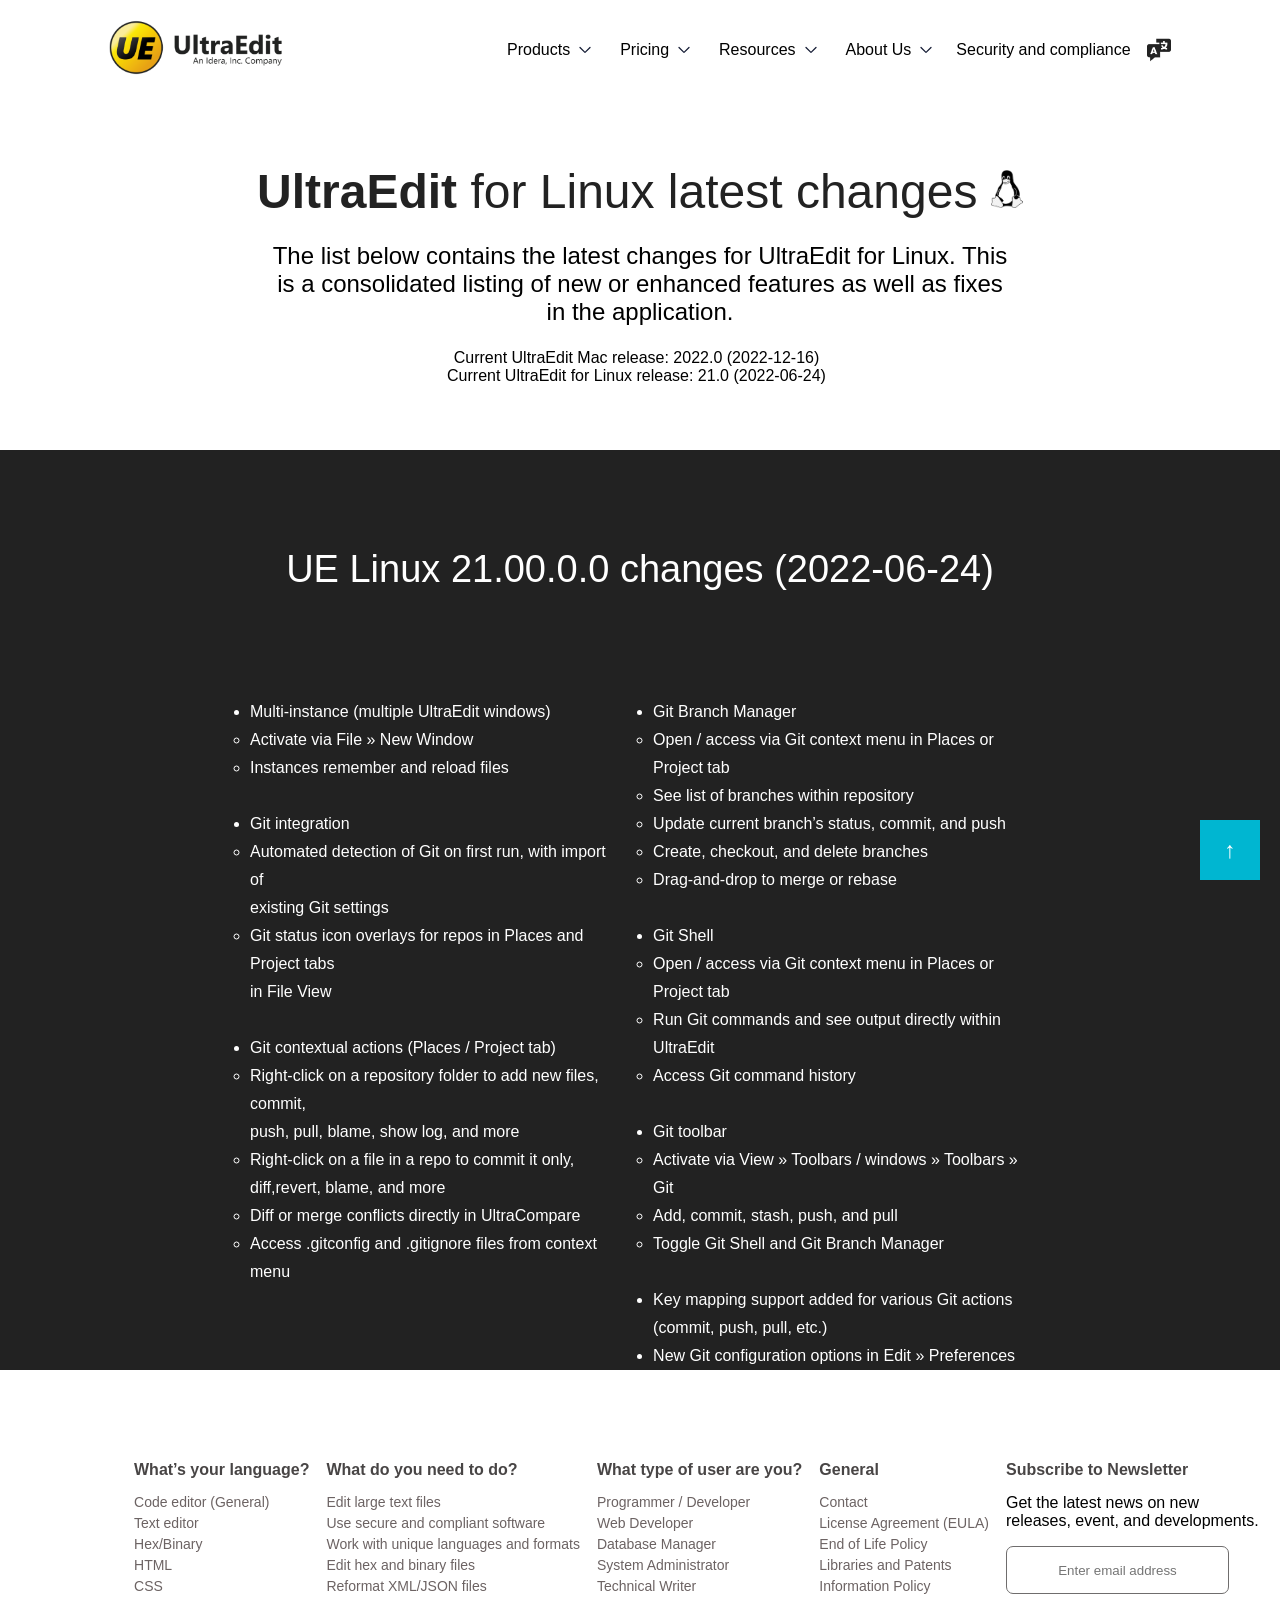
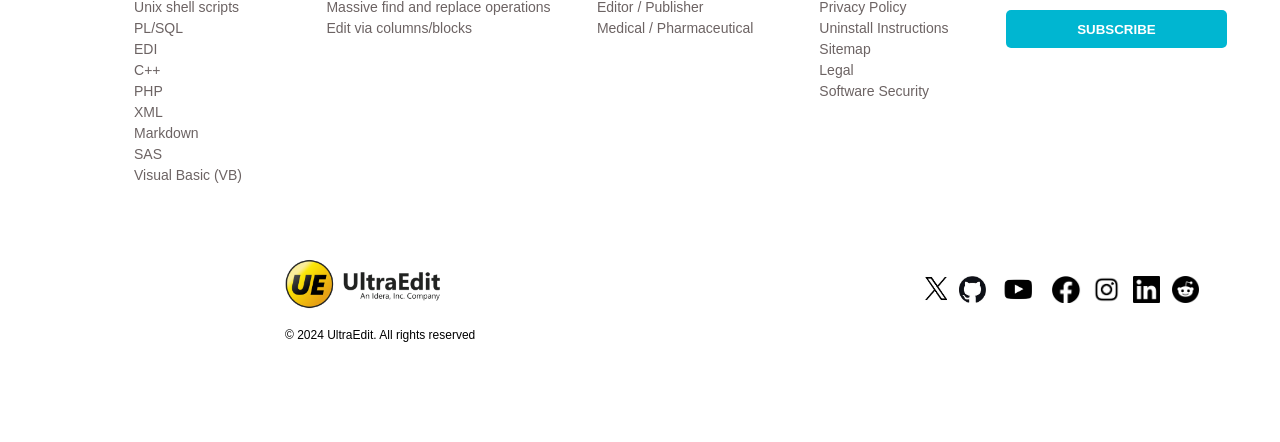
<file: ultraEdit_forLinuxLetestChange.html>
<!DOCTYPE html>
<html lang="en">

<head>
    <meta charset="UTF-8">
    <meta name="viewport" content="width=device-width, initial-scale=1.0">
    <title>UltraEdit for Mac Letest Changes</title>
    <link rel="stylesheet" href="style.css">
</head>

<body>
    <header class="header">
        <nav>
            <div class="logo"><a href="index.html"><img src="Photos/logo.png" alt="logo"></a></div>
            <div class="right">
                <ul>
                    <li><span>Products </span><svg width="20" height="20" viewBox="0 0 24 24" fill="none"
                            xmlns="http://www.w3.org/2000/svg">
                            <path
                                d="M6 9L11.2929 14.2929C11.6262 14.6262 11.7929 14.7929 12 14.7929C12.2071 14.7929 12.3738 14.6262 12.7071 14.2929L18 9"
                                stroke="#141B34" stroke-width="1.5" stroke-linecap="round" stroke-linejoin="round" />
                        </svg>
                    </li>
                    <li><span>Pricing </span><svg width="20" height="20" viewBox="0 0 24 24" fill="none"
                            xmlns="http://www.w3.org/2000/svg">
                            <path
                                d="M6 9L11.2929 14.2929C11.6262 14.6262 11.7929 14.7929 12 14.7929C12.2071 14.7929 12.3738 14.6262 12.7071 14.2929L18 9"
                                stroke="#141B34" stroke-width="1.5" stroke-linecap="round" stroke-linejoin="round" />
                        </svg>
                    </li>
                    <li><span>Resources </span><svg width="20" height="20" viewBox="0 0 24 24" fill="none"
                            xmlns="http://www.w3.org/2000/svg">
                            <path
                                d="M6 9L11.2929 14.2929C11.6262 14.6262 11.7929 14.7929 12 14.7929C12.2071 14.7929 12.3738 14.6262 12.7071 14.2929L18 9"
                                stroke="#141B34" stroke-width="1.5" stroke-linecap="round" stroke-linejoin="round" />
                        </svg>
                    </li>
                    <li><span>About Us </span><svg width="20" height="20" viewBox="0 0 24 24" fill="none"
                            xmlns="http://www.w3.org/2000/svg">
                            <path
                                d="M6 9L11.2929 14.2929C11.6262 14.6262 11.7929 14.7929 12 14.7929C12.2071 14.7929 12.3738 14.6262 12.7071 14.2929L18 9"
                                stroke="#141B34" stroke-width="1.5" stroke-linecap="round" stroke-linejoin="round" />
                        </svg>
                    </li>
                    <li> Security and compliance <img src="Photos/lang.png" alt="pic"></li>
                </ul>
            </div>
        </nav>
        <div class="heading1"><strong>UltraEdit</strong> for Linux latest changes <img src="Photos/linux.png"
                alt="Linux" style=" height: 38px"></div>
        <div class="paramac" style="
          padding: 23px 266px;">
            The list below contains the latest changes for UltraEdit for Linux. This is a consolidated listing of new or
            enhanced features as well as fixes in the application.
        </div>
        <div class="paramac" style="
        font-size: 16px;
        padding: 0px 275px 65px 268px;">Current UltraEdit Mac release: 2022.0 (2022-12-16)
            <br>
            Current UltraEdit for Linux release: 21.0 (2022-06-24)
        </div>
    </header>
    <footer>
        <div class="container1">
            <div class="box2">
                <div style="
                color: white;
                font-size: 38px;
                margin-bottom: 115px;
            " class="heading1">UE Linux 21.00.0.0 changes (2022-06-24)</div>
                <div class="linuxContain">
                    <div style="margin-right: 36px;">
                        <ul>
                            <li>Multi-instance (multiple UltraEdit windows)
                                <ul>
                                    <li>Activate via File » New Window</li>
                                    <li>Instances remember and reload files</li>
                                </ul>
                            </li><br>
                            <li>Git integration
                                <ul>
                                    <li>Automated detection of Git on first run, with import of
                                        <br> existing Git settings
                                    </li>
                                    <li>Git status icon overlays for repos in Places and Project tabs <br>in File View</li>
                                </ul>
                            </li><br>
                            <li>Git contextual actions (Places / Project tab)
                                <ul>
                                    <li>Right-click on a repository folder to add new files, commit,<br> push, pull, blame,
                                        show
                                        log, and more</li>
                                    <li>Right-click on a file in a repo to commit it only, diff,revert, blame, and more
                                    </li>
                                    <li>Diff or merge conflicts directly in UltraCompare</li>
                                    <li>Access .gitconfig and .gitignore files from context menu</li>
                                </ul>
                            </li>
                        </ul>
                    </div>
                    <div>
                        <ul>
                            <li>Git Branch Manager
                                <ul>
                                    <li>Open / access via Git context menu in Places or Project tab</li>
                                    <li>See list of branches within repository</li>
                                    <li>Update current branch’s status, commit, and push</li>
                                    <li>Create, checkout, and delete branches</li>
                                    <li>Drag-and-drop to merge or rebase</li>
                                </ul>
                            </li><br>
                            <li>Git Shell
                                <ul>
                                    <li>Open / access via Git context menu in Places or Project tab</li>
                                    <li>Run Git commands and see output directly within UltraEdit</li>
                                    <li>Access Git command history</li>
                                </ul>
                            </li><br>
                            <li>Git toolbar
                                <ul>
                                    <li>Activate via View » Toolbars / windows » Toolbars » Git</li>
                                    <li>Add, commit, stash, push, and pull</li>
                                    <li>Toggle Git Shell and Git Branch Manager</li>
                                </ul>
                            </li><br>
                            <li>Key mapping support added for various Git actions (commit, push, pull, etc.)</li>
                            <li>New Git configuration options in Edit » Preferences</li>
                        </ul>
                    </div>
                </div>
            </div>
        </div>

        <div class="container2">
            <div class="box3a">
                <div class="box4">
                    <h4>What’s your language?</h4>
                    <a href="codeEditor.html">Code editor (General)</a>
                    <a href="text_editor.html">Text editor</a>
                    <a href="hex_editor.html">Hex/Binary</a>
                    <a href="">HTML</a>
                    <a href="">CSS</a>
                    <a href="">Unix shell scripts</a>
                    <a href="">PL/SQL</a>
                    <a href="">EDI</a>
                    <a href="">C++</a>
                    <a href="">PHP</a>
                    <a href="">XML</a>
                    <a href="">Markdown</a>
                    <a href="">SAS</a>
                    <a href="">Visual Basic (VB)</a>
                </div>
                <div class="box4">
                    <h4>What do you need to do?</h4>
                    <a href="">Edit large text files</a>
                    <a href="">Use secure and compliant software</a>
                    <a href="">Work with unique languages and formats</a>
                    <a href="">Edit hex and binary files</a>
                    <a href="">Reformat XML/JSON files</a>
                    <a href="">Massive find and replace operations</a>
                    <a href="">Edit via columns/blocks</a>
                </div>
                <div class="box4">
                    <h4>What type of user are you?</h4>
                    <a href="">Programmer / Developer</a>
                    <a href="">Web Developer</a>
                    <a href="">Database Manager</a>
                    <a href="">System Administrator</a>
                    <a href="">Technical Writer</a>
                    <a href="">Editor / Publisher</a>
                    <a href="">Medical / Pharmaceutical</a>
                </div>
                <div class="box4">
                    <h4>General</h4>
                    <a href="">Contact</a>
                    <a href="">License Agreement (EULA)</a>
                    <a href="">End of Life Policy</a>
                    <a href="">Libraries and Patents</a>
                    <a href="">Information Policy</a>
                    <a href="">Privacy Policy</a>
                    <a href="">Uninstall Instructions</a>
                    <a href="">Sitemap</a>
                    <a href="">Legal</a>
                    <a href="">Software Security</a>
                </div>
                <div class="box4">
                    <h4>Subscribe to Newsletter</h4>
                    <p>Get the latest news on new releases, event, and developments.</p>
                    <input type="email" name="email" placeholder="Enter email address" id="inputemail">
                    <button type="submit">SUBSCRIBE</button>
                </div>
            </div>
            <div class="box5">
                <img src="Photos/logo.png" alt="logo">
                <h4>&#169 2024 UltraEdit. All rights reserved</h4>
            </div>
            <div class="box6">
                <span><a href="https://x.com/_ashwanik0777" target="_blank"><img src="Photos/twitter.png"
                            alt="twitter"></a></span>
                <span><a href="https://github.com/ashwanik0777" target="_blank"><img src="Photos/github.png"
                            alt="github"></a></span>
                <span><img src="Photos/youtube.png" alt="youtube"></span>
                <span><img src="Photos/facebook.png" alt="facebook"></span>
                <span><a href="https://www.instagram.com/ashwanik0777/" target="_blank"><img src="Photos/instagram.png"
                            alt="instagram"></a></span>
                <span><a href="https://www.linkedin.com/in/ashwanik0777/" target="_blank"><img src="Photos/linkedin.png"
                            alt="linkedin"></a></span>
                <span><img src="Photos/reddit.png" alt="reddit"></span>
            </div>
            <button class="scroller" onclick="scrollToTop()">&uarr;</button>
        </div>
    </footer>
    <script src="script.js"></script>
</body>

</html>
</file>
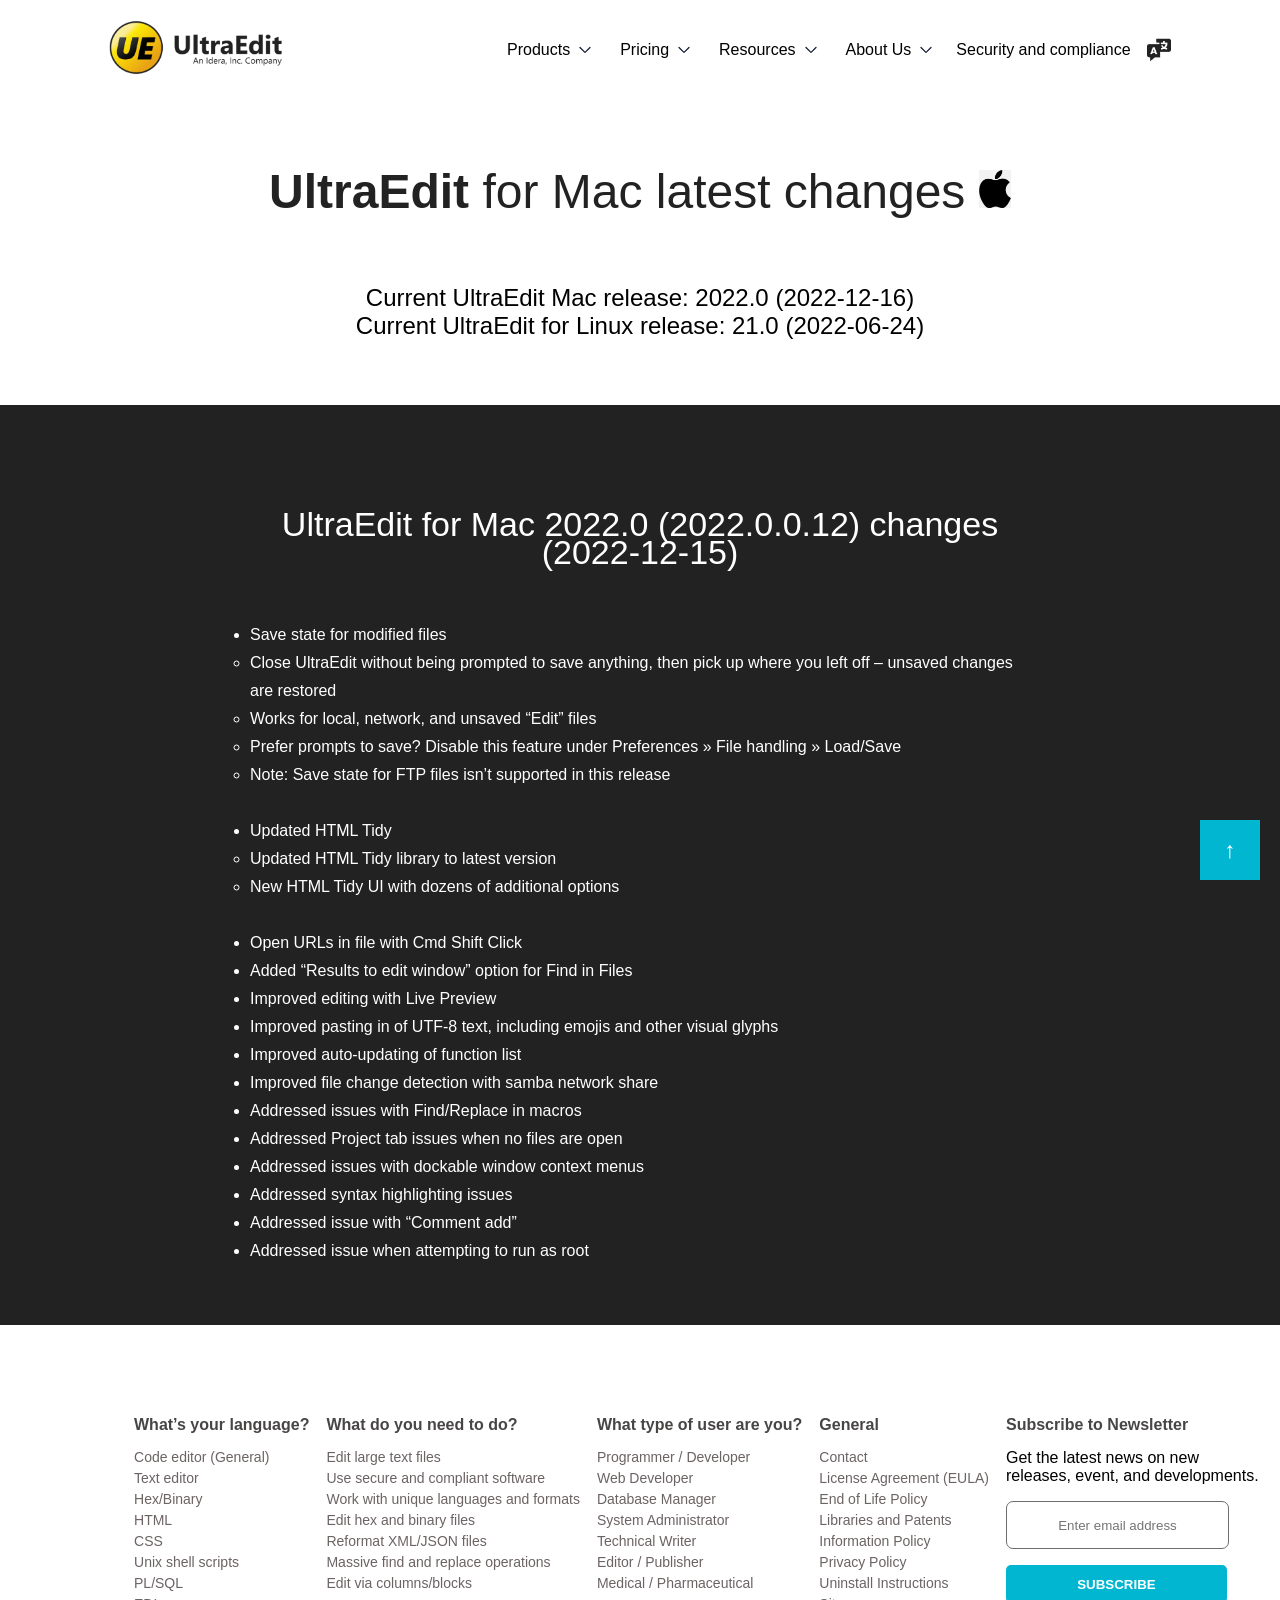
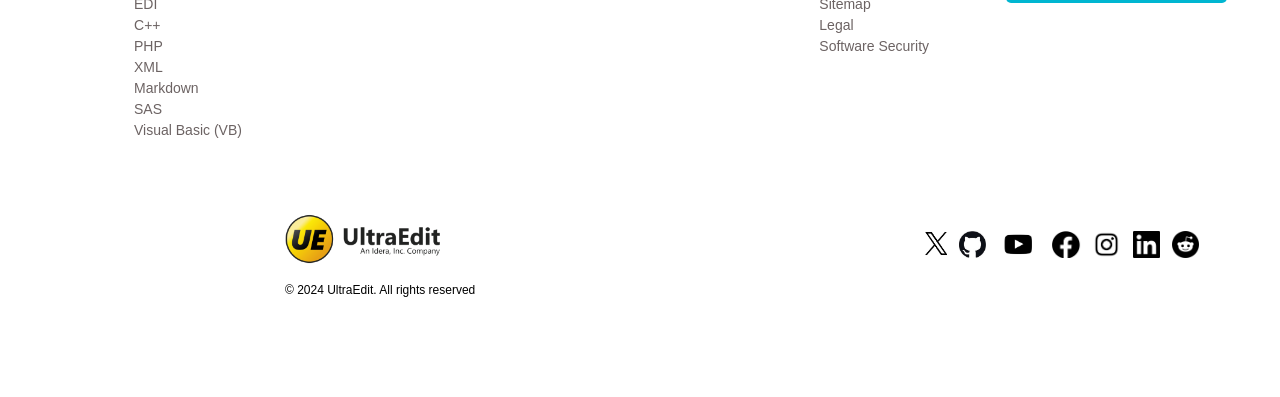
<file: ultraEdit_forMacLetestChange.html>
<!DOCTYPE html>
<html lang="en">

<head>
    <meta charset="UTF-8">
    <meta name="viewport" content="width=device-width, initial-scale=1.0">
    <title>UltraEdit for Mac Letest Changes</title>
    <link rel="stylesheet" href="style.css">
</head>

<body>
    <header class="header">
        <nav>
            <div class="logo"><a href="index.html"><img src="Photos/logo.png" alt="logo"></a></div>
            <div class="right">
                <ul>
                    <li><span>Products </span><svg width="20" height="20" viewBox="0 0 24 24" fill="none"
                            xmlns="http://www.w3.org/2000/svg">
                            <path
                                d="M6 9L11.2929 14.2929C11.6262 14.6262 11.7929 14.7929 12 14.7929C12.2071 14.7929 12.3738 14.6262 12.7071 14.2929L18 9"
                                stroke="#141B34" stroke-width="1.5" stroke-linecap="round" stroke-linejoin="round" />
                        </svg>
                    </li>
                    <li><span>Pricing </span><svg width="20" height="20" viewBox="0 0 24 24" fill="none"
                            xmlns="http://www.w3.org/2000/svg">
                            <path
                                d="M6 9L11.2929 14.2929C11.6262 14.6262 11.7929 14.7929 12 14.7929C12.2071 14.7929 12.3738 14.6262 12.7071 14.2929L18 9"
                                stroke="#141B34" stroke-width="1.5" stroke-linecap="round" stroke-linejoin="round" />
                        </svg>
                    </li>
                    <li><span>Resources </span><svg width="20" height="20" viewBox="0 0 24 24" fill="none"
                            xmlns="http://www.w3.org/2000/svg">
                            <path
                                d="M6 9L11.2929 14.2929C11.6262 14.6262 11.7929 14.7929 12 14.7929C12.2071 14.7929 12.3738 14.6262 12.7071 14.2929L18 9"
                                stroke="#141B34" stroke-width="1.5" stroke-linecap="round" stroke-linejoin="round" />
                        </svg>
                    </li>
                    <li><span>About Us </span><svg width="20" height="20" viewBox="0 0 24 24" fill="none"
                            xmlns="http://www.w3.org/2000/svg">
                            <path
                                d="M6 9L11.2929 14.2929C11.6262 14.6262 11.7929 14.7929 12 14.7929C12.2071 14.7929 12.3738 14.6262 12.7071 14.2929L18 9"
                                stroke="#141B34" stroke-width="1.5" stroke-linecap="round" stroke-linejoin="round" />
                        </svg>
                    </li>
                    <li> Security and compliance <img src="Photos/lang.png" alt="pic"></li>
                </ul>
            </div>
        </nav>
        <div class="heading1"><strong>UltraEdit</strong> for Mac latest changes <img src="Photos/mac.png" alt="mac"
                style=" height: 38px"></div>
        <div class="paramac">Current UltraEdit Mac release: 2022.0 (2022-12-16)
            <br>
            Current UltraEdit for Linux release: 21.0 (2022-06-24)
        </div>
    </header>
    <footer>
        <div class="container1">
            <div class="box2">
                <div style="
                color: white;
                font-size: 34px;
                margin-bottom: 55px;
            " class="heading1">UltraEdit for Mac 2022.0 (2022.0.0.12) changes (2022-12-15)</div>
                
                    <ul>
                        <li>Save state for modified files
                            <ul>
                                <li>Close UltraEdit without being prompted to save anything, then pick up where you left
                                    off –
                                    unsaved changes are restored</li>
                                <li>Works for local, network, and unsaved “Edit” files</li>
                                <li>Prefer prompts to save? Disable this feature under Preferences » File handling »
                                    Load/Save</li>
                                <li>Note: Save state for FTP files isn’t supported in this release</li>
                            </ul>
                        </li>
                        <br>
                        <li>Updated HTML Tidy
                            <ul>
                                <li>Updated HTML Tidy library to latest version</li>
                                <li>New HTML Tidy UI with dozens of additional options</li>
                            </ul>
                        </li>
                        <br>
                        <li>Open URLs in file with Cmd Shift Click</li>
                        <li>Added “Results to edit window” option for Find in Files</li>
                        <li>Improved editing with Live Preview</li>
                        <li>Improved pasting in of UTF-8 text, including emojis and other visual glyphs</li>
                        <li>Improved auto-updating of function list</li>
                        <li>Improved file change detection with samba network share</li>
                        <li>Addressed issues with Find/Replace in macros</li>
                        <li>Addressed Project tab issues when no files are open</li>
                        <li>Addressed issues with dockable window context menus</li>
                        <li>Addressed syntax highlighting issues</li>
                        <li>Addressed issue with “Comment add”</li>
                        <li>Addressed issue when attempting to run as root</li>
                    </ul>
                </div>
            </div>
           
            <div class="container2">
                <div class="box3a">
                    <div class="box4">
                        <h4>What’s your language?</h4>
                        <a href="codeEditor.html">Code editor (General)</a>
                        <a href="text_editor.html">Text editor</a>
                        <a href="hex_editor.html">Hex/Binary</a>
                        <a href="">HTML</a>
                        <a href="">CSS</a>
                        <a href="">Unix shell scripts</a>
                        <a href="">PL/SQL</a>
                        <a href="">EDI</a>
                        <a href="">C++</a>
                        <a href="">PHP</a>
                        <a href="">XML</a>
                        <a href="">Markdown</a>
                        <a href="">SAS</a>
                        <a href="">Visual Basic (VB)</a>
                    </div>
                    <div class="box4">
                        <h4>What do you need to do?</h4>
                        <a href="">Edit large text files</a>
                        <a href="">Use secure and compliant software</a>
                        <a href="">Work with unique languages and formats</a>
                        <a href="">Edit hex and binary files</a>
                        <a href="">Reformat XML/JSON files</a>
                        <a href="">Massive find and replace operations</a>
                        <a href="">Edit via columns/blocks</a>
                    </div>
                    <div class="box4">
                        <h4>What type of user are you?</h4>
                        <a href="">Programmer / Developer</a>
                        <a href="">Web Developer</a>
                        <a href="">Database Manager</a>
                        <a href="">System Administrator</a>
                        <a href="">Technical Writer</a>
                        <a href="">Editor / Publisher</a>
                        <a href="">Medical / Pharmaceutical</a>
                    </div>
                    <div class="box4">
                        <h4>General</h4>
                        <a href="">Contact</a>
                        <a href="">License Agreement (EULA)</a>
                        <a href="">End of Life Policy</a>
                        <a href="">Libraries and Patents</a>
                        <a href="">Information Policy</a>
                        <a href="">Privacy Policy</a>
                        <a href="">Uninstall Instructions</a>
                        <a href="">Sitemap</a>
                        <a href="">Legal</a>
                        <a href="">Software Security</a>
                    </div>
                    <div class="box4">
                        <h4>Subscribe to Newsletter</h4>
                        <p>Get the latest news on new releases, event, and developments.</p>
                        <input type="email" name="email" placeholder="Enter email address" id="inputemail">
                        <button type="submit">SUBSCRIBE</button>
                    </div>
                </div>
                <div class="box5">
                    <img src="Photos/logo.png" alt="logo">
                    <h4>&#169 2024 UltraEdit. All rights reserved</h4>
                </div>
                <div class="box6">
                    <span><a href="https://x.com/_ashwanik0777" target="_blank"><img src="Photos/twitter.png" alt="twitter"></a></span>
                    <span><a href="https://github.com/ashwanik0777" target="_blank"><img src="Photos/github.png"
                                alt="github"></a></span>
                    <span><img src="Photos/youtube.png" alt="youtube"></span>
                    <span><img src="Photos/facebook.png" alt="facebook"></span>
                    <span><a href="https://www.instagram.com/ashwanik0777/" target="_blank"><img src="Photos/instagram.png"
                                alt="instagram"></a></span>
                    <span><a href="https://www.linkedin.com/in/ashwanik0777/" target="_blank"><img src="Photos/linkedin.png"
                                alt="linkedin"></a></span>
                    <span><img src="Photos/reddit.png" alt="reddit"></span>
                </div>
                <button class="scroller" onclick="scrollToTop()">&uarr;</button>
            </div>
            </footer>
            <script src="script.js"></script>
        </body>
        
        </html>
</file>
<file: style.css>
@import url('https://fonts.googleapis.com/css2?family=Nunito:ital,wght@0,200..1000;1,200..1000&family=Roboto:ital,wght@0,100;0,300;0,400;0,500;0,700;0,900;1,100;1,300;1,400;1,500;1,700;1,900&display=swap');

* {
    padding: 0;
    margin: 0;
    font-family: 'Segoe UI', Tahoma, Geneva, Verdana, sans-serif;
}

button a{
    text-decoration: none;
}

.logo img {
    width: 174px;
    height: 55px;
}

.header nav{
    display: flex;
    justify-content: space-around;
    align-items: center;
    font-family: "Segoe UI";
    margin-top: 20px;
}
.right ul {
    display: flex;
    gap: 20px;
}

.right ul li {
    list-style: none;
    display: flex;
    align-items: center;
    cursor: pointer;
}

.right ul li span {
    padding: 0 5px;
}

.right ul li img {
    padding-left: 16px;
}

.mainHeading {
    display: flex;
    align-items: center;
    flex-wrap: wrap;
}

.mainHeading div {
    margin-left: 20px;
    margin-bottom: 20px;
}

.heading1 {
    font-size: 48px;
    text-align: center;
    margin-top: 85px;
    color: #222222;
}

.heading2 {
    text-align: center;
    font-size: 24px;
    padding: 42px 236px;
    color: #222222;
    font-weight: 500;
}
.indexButton{
    display: flex;
    justify-content: center;
    margin: 30px 0px;
}
.indexButton button {
    background-color: #00b6d1;
    color: #ffffff;
    border-radius: 5px;
    font-size: 15px;
    border: none;
    padding: 12px 20px;
    cursor: pointer;
}

.body {
    margin-left: 200px;
}

.box {
    display: inline-flex;
    background-color: #f1f1f1;
    height: 136px;
    width: 300px;
    margin: 20px;
    flex-wrap: wrap;
    justify-content: center;
    align-content: flex-start;
    flex-direction: row;
    padding-top: 15px;
    text-decoration: none;
}

h1 {
    text-align: center;
    font-size: 20px;
    color: #222222;
}

h5 {
    margin: 7px 118px;
    font-size: 12px;
    color: #222222;
}

h3 {
    margin: 7px 80px;
    font-size: 12px;
    color: #222222;

}

main span button {
    margin: 28px 90px;
    height: 35px;
    width: 119px;
    background-color: #5cb85ce8;
    border-radius: 5px;
    font-size: 12px;
    border: none;
    cursor: pointer;
    text-decoration: none;
}

.english {
    margin: 56px 90px;
}

.box a {
    text-decoration: none;
    color: #ffffff;
}
.imglogo img {
    height: 66px;
    border: 2px solid black;
    border-radius: 50%;
    margin-left: 226px;

}

span small{
    font-size: 14px;
}

.heading3 {
    font-size: 24px;
}

footer {
    background-color: #222222;
    height: 700px;
    width: 100%;
}
.container1{
    background-color: #222222;
    height: 900px;
    width: 100%;
    padding-top:20px ;
    line-height: 28px;
}
footer .container{
    margin: 0px 200px;
    display: inline-flex;

}

footer .nav {
    width: 514px;
    margin: 189px 13px 0px 5px;
    text-align: center;
    color: #f1f1f1;
}

b {
    font-weight: bold;
    font-size: 24px;
}

.nav p {
    padding: 18px;
    font-size: 17px;
}

.box1 {
    height: 260px;
    width: 345px;
    background-color: #ffffff;
    margin: 51px 73px;
    border-radius: 10px;
    text-align: center;

}

.box1 h2 {
    font-size: 25px;
    font-weight: lighter;
    padding-top: 30px;
    color: #00b6d1;
}

.box1 p {
    margin-top: 20px;
    font-size: 15px;
}

input {
    height: 50px;
    width: 270px;
    margin: 5px 23px;
}

.box1 button {
    height: 50px;
    width: 270px;
    margin: 5px 23px;
    font-size: 19px;
    font-weight: bolder;
    color: #ffffff;
    background-color: #00b6d1;
    border-radius: 5px;
    border: none;
}

.box2 {
    margin: 68px 250px;
    color: #ffffff;
}

.box2 h2 {
    font-size: 24px;
    font-weight: lighter;
    padding: 0px 0px 10px;
}

.box2 p {
    font-size: 16px;
    padding: 0px 0px 16px;
    line-height: 23px;
}

.box2 a {
    text-decoration: none;
    color: #00b6d1;
}

.container2 {
    height: 500px;
    width: 100%;
}

.box3 {
    display: flex;
    margin: 0px 231px 0px 185px;
    justify-content: space-around;
    align-items: flex-start;
}
.box3a{
    display: flex;
    justify-content: space-evenly;
    align-items: flex-start;
}
.box4 {
    display: grid;
    align-content: space-between;
    margin: 91px -117px 0px 0px;
}

.box4 h4 {
    font-size: 16px;
    padding-bottom: 15px;
    color: #484545;
    font-weight: 600;

}

.box4 a {
    padding-bottom: 5px;
    text-decoration: none;
    font-size: 14px;
    color: #6c6363;
    font-weight: lighter;
}

.box4 input {
    text-align: center;
    border-radius: 7px;
    height: 46px;
    width: 221px;
    margin: 16px 0px;
    border: 1px solid rgb(111 109 109);
}

.box4 button {
    text-align: center;
    border-radius: 5px;
    height: 38px;
    width: 221px;
    border: none;
    background-color: #00b6d1;
    color: rgb(255, 255, 255);
    font-weight: bold;
}

.box4 p {
    width: 257px;
}

.box6 {
    margin: -180px 0px 0px 920px;
}

.box6 img {
    height: 27px;
    margin: 4px;
}

.box5 img {
    margin: 71px 0px 10px 285px;
    height: 50px;
}

.box5 h4 {
    font-size: 12px;
    font-weight: lighter;
    margin: 5px 0px 10px 285px;
    padding-bottom: 100px;
}

.scroller {
    position: fixed;
    bottom: 20px;
    right: 20px;
    height: 60px;
    width: 60px;
    border: none;
    background-color: #00b6d1;
    cursor: pointer;
    display: flex;
    align-items: center;
    justify-content: center;
    color: #ffffff;
    font-size: 23px;
}

.paramac {
    font-size: 24px;
    padding: 65px 275px;
    font-weight: normal;
    text-align: center;
}

.downloadbutton button {
    margin: 0px 41px 50px 0px;
    width: 315px;
    font-size: medium;
    height: 50px;
    background-color: #00b6d1;
    border: none;
    cursor: pointer;
    color: #ffffff;
    border-radius: 8px;
}
.downloadbutton {
    margin-left: 250px;
}

.imglogo1 img {
    height: 66px;
    border: 2px solid black;
    border-radius: 50%;
    margin-left: 245px;
}

.bigbox {
    height: 191px;
    width: 461px;
    margin: 40px 0px 70px 255px;
    background-color: #f3f3f3;
}

.bigbox h1 {
    padding: 35px 10px 20px 10px;
    font-size: 24px;
}

.bigbox h4 {
    text-align: center;
    font-size: 14px;
    font-weight: 100;
}

.bigbox button {
    margin: 30px 0px 10px 173px;
    height: 35px;
    width: 119px;
    background-color: #00b6d1;
    border-radius: 5px;
    font-size: 12px;
    border: none;
    color: #ffffff;
    cursor: pointer;
}
.samebox {
    display: flex;
    margin: 30px 0px 50px 256px;
    flex-wrap: wrap;
    justify-content: center;
}

.samebox1 {
    height: 191px;
    width: 309px;
    background-color: #f1f1f1;
    margin: 0px 15px;
    text-align: center;
    padding-top: 30px;
}

.samebox1 h1 {
    text-align: center;
    font-size: 24px;
}

.samebox2 {
    height: 200px;
    width: 479px;
    background-color: #f1f1f1;
    margin: 31px 15px;
    text-align: center;
    padding-top: 40px;
}

.samebox button {
    margin: 56px 90px;
    height: 35px;
    width: 119px;
    background-color: #00b6d1;
    border-radius: 5px;
    font-size: 12px;
    border: none;
    cursor: pointer;
    color: #ffffff;
}
.samebox h1 {
    font-weight: 600;
    font-size: 20px;
    margin-top: 10px;
}

.samebox h4 {
    font-size: 12px;
    font-weight: lighter;
    margin-top: 10px;
}

.samebox h2 {
    font-size: 14px;
    font-weight: lighter;
    margin-top: 10px;
}

.codenav {
    margin-top: 35px;
}

.codenav span {
    padding: 0px 215px;
}

.codenav span a {
    text-decoration: none;
    color: #373535;
}

.codenav .home,
.codenav .home a {
    color: #b7b0b0;
}

.codedisc,
.relese2024 {
    margin: 50px 250px;
    font-size: 24px;
    text-align: center;
    line-height: 1.4em;
}

.codedisc a {
    text-decoration: none;
    color: #0C71C3;
}

.codedisc h2 {
    font-size: 24px;
    font-weight: lighter;
    text-align: center;
    padding-top: 20px;
}

.codedisc button,
.relese2024 button {
    margin: 50px 25px;
    height: 55px;
    width: 190px;
    background-color: #00b6d1;
    border-radius: 5px;
    font-size: 16px;
    border: none;
}

.codedisc a button {
    color: #f1f1f1;
}

.featureContainer {
    background-color: #222222;
    color: #ffffff;
}

.featureContainer h2,
.featureContainer2 h2 {
    font-size: 32px;
    padding: 70px;
    text-align: center;
    font-weight: lighter;
}

.featureContainer ul,
.featureContainer2 ul {
    display: list-item;
    padding: 20px 0px 100px 300px;
}

.featureContainer ul li,
.featureContainer2 ul li {
    padding-top: 3px;
    font-size: 16px;
    line-height: 1.4em;
}

.featureContainer2 {
    background-color: #2D2D2D;
    color: #ffffff;
}

.featureContainer ul a,
.featureContainer2 ul a {
    text-decoration: none;
    color: #00b6d1;
}

.relese2024 img {
    position: relative;
    max-width: 100%;
    height: auto;
    padding: 30px 0px;
}

.relese2024 .learnmore {
    border: 1px solid #00b6d1;
    background-color: #ffffff;
}

.relese2024 .learnmore a {
    color: #00b6d1;
    text-decoration: none;
}

.relese2024 .download a {
    text-decoration: none;
    color: white;
}

.ultraedit2024_discription p {
    font-size: 16px;
    padding: 10px 250px;
    color: #222222;
    font-family: "Nunito", sans-serif;
}

.tour_releses {
    background-color: #f9f9f9;
    width: 849px;
    height: 260px;
    margin: 30px 270px;
    padding: 55px 30px 0px 54px;
    display: flex;
}

.tour_releses h1 {
    font-size: 30px;
    font-weight: lighter;
    text-align: start;
    color: #222222;
}

.tour_releses p {
    margin: 25px 50px 0px 0px;
    font-size: 17px;
    color: #222222;
}

.tour_releses button,
.trialversiondownlode button {
    height: 50px;
    width: 242px;
    background-color: #00b6d1;
    border-radius: 5px;
    border: none;
    margin: 30px 0px;
    color: #ffffff;
    font-size: 14px;
}

.trialversiondownlode {
    background-color: #F2F2F2;
    width: 100%;
    height: 100px;
    border: 1px solid #d7d7d7;
    display: flex;
    justify-content: space-evenly;
    align-items: center;
    text-decoration: none;
}

.trialversiondownlode p {
    font-size: 16px;
    line-height: 1.5em;
}

.license {
    height: 1000px;
    width: 1000px;
    background-color: #f8f8f8;
    margin: 30px 0px 10px 230px;
    border-radius: 7px;
    padding-top: 2px;
}

.allAccessLicense {
    height: 250px;
    width: 925px;
    background-color: #D5DCE0;
    margin: 25px 0px 10px 35px;
    border-radius: 15px;
    display: flex;
}

.allAccessLicense .box1 {
    height: 220px;
    width: 447px;
    margin: 14px 6px 0px 8px;
    background: none;
}

.allAccessLicense .box1 span {
    font-size: 30px;
    color: #040404;
    font-weight: 600;
    text-align: end;
}

.allAccessLicense .box1 p {
    font-size: 18px;
    margin-top: 7px;
}

.allAccessLicense .box1 .yellowColour {
    color: #EDB111;
}

.allAccessLicense .box1 button {
    width: 100px;
    height: 37px;
    margin: 25px 2px;
    font-size: 9px;
    border-radius: 4px;
    background-color: #076FA3;
}

.allAccessLicense .box1 .color {
    background-color: #666666;
}

.allAccessLicense .box1 .box10 img {
    width: 230px;
    height: 113px;
    margin-top: -79px;
}

.allAccessLicense .box1 span img {
    width: 30px;
    height: 30px;
}

.license .allAccessLicense .box1 .wml {
    width: 100px;
    height: 100px;
}

.allAccessLicense .box1 .bestValue {
    width: 141px;
    height: 74px;
    margin: -5px 0px 0px -359px;
}

.allAccessLicense .box1 .downlodeLisence {
    display: flex;
    margin-left: -10px;
}

.allAccessLicense .box1 .downlodeLisence img {
    height: 28px;
    padding-top: 20px;
}

.allAccessLicense .box1 .downlodeLisence p {
    font-size: 12px;
    margin: 0px;
    padding: 11px 38px 0px 37px;
    color: #222222;
}

.allAccessLicense .box1 .downlodeLisence div:nth-child(1) {
    margin: 0px -60px 0px -30px;
}

.allAccessLicense .box1 .downlodeLisence div:nth-child(3) {
    margin: 0px -16px 0px -24px;
}

.license .licenseTypes {
    display: flex;
    flex-wrap: wrap;
    text-align: center;
    justify-content: center;

}

.license .licenseTypes .box11 {
    height: 270px;
    width: 300px;
    margin: 25px 8px 40px 20px;
    text-align: center;
}

.license .licenseTypes .box11 img {
    height: 48px;
    margin: 7px 0px;
}

.license .licenseTypes .box11 h1 {
    font-size: 28px;
    color: #222222;
    margin: 16px 0px;
}

.license .licenseTypes .box11 .p {
    font-size: 16px;
    margin: 20px 0px;
    font-weight: lighter;
    color: #222222;
}

.license .licenseTypes .box11 button {
    height: 44px;
    width: 180px;
    color: white;
    background-color: #222222;
    border-radius: 6px;
    border: none;
    font-size: 16px;
    cursor: pointer;
}

.license .licenseTypes .box11 .pricetoBuy button {
    height: 40px;
    width: 100px;
    color: white;
    border-radius: 5px;
    border: none;
    font-size: 10px;
    margin-top: 10px;
    padding: 0px 3px;
}

.pricetoBuy{
    display: none;
}

.box11 :hover+.pricetoBuy{
    display:block;
}
.box11 button:first-child:hover{
    background-color: #075c86;
}

.box11 .pricetoBuy button:nth-child(1){
    background-color: #075c86;
}
.box11 .pricetoBuy button:nth-child(1):hover{
    background-color: #03496c;
}

.box11 .pricetoBuy button:nth-child(2) {
    background-color: #666;
}
.box11 .pricetoBuy button:nth-child(2):hover {
    background-color: #151414;
    color: #076FA3;
}
.code-btn{
    display: flex;
    justify-content: center;
}
.btn{
    height: 154px;
    width: 320px;
    background-color: #f9f9f9;
    margin: 0px 5px;
    border-radius: 5px;
    display: flex;
    align-items: center;
    flex-wrap: wrap;
    justify-content: center;
    align-content: center;
}
.btn img{
    width: 30px;
    margin-right: 8px;
}
.btn button{
    background-color: #00b6d1;
    height: 47px;
    width: 260px;
    margin-top: 24px;
    border-radius: 5px;
    color: #ffffff;
    border: none;
    cursor: pointer;
}

.btn:nth-child(1),.btn:nth-child(2),.btn:nth-child(3){
    font-size: 24px;
}
.btn small{
    font-size: 14px;
    margin-left: 9px;
}
.slideImg{
    width: 960px;
    height: 539px;
    background-color: #f9f9f9;
    margin: 100px 0px 0px 257px;
}
.slideNav p{
       font-size: 13px;
    color: white;
    padding: 23px 70px 43px 79px;
    background-color: #222;
    margin-top: -6px;
}
.slideFoot{
    display: flex;
    margin-left:20px ;
}
.slideFoot p{
    padding: 14px 6px;
    font-size: 16px;
    text-align: center;
}
.ultraeditUse {
    font-size: 32px;
    display: flex;
    justify-content: center;
    margin-top: 39px;
}
.ultraeditUse strong{
    margin-left: 7px;
}
.textBar{
    display: flex;
    justify-content: space-evenly;
    margin: 66px 248px;
    align-items: center;
    text-align: center;
}
.textBar p{
    margin-top: 25px;
    font-size: 14px;
    color: #222222;
    line-height: 22px;
}
.ueLicensingComes{
    display: flex;
    justify-content: space-evenly;
    text-align: center;
    margin: 60px 65px 0px 145px;
}
.ueLicensingComes img{
    height: 48px;
    margin: 10px;
}
.ueLicensingComes p{
    margin-top: 20px;
    line-height: 25px;
    font-size: 14px;
    color: #222222;
}
.text_Navbar{
    background-color: #222;
    width: 100%;
    height: 2665px;
    color: #ffffff;
    text-align: center;
    margin-top: 120px;
}
.text_Navbar h1{
    font-size: 30px;
    color: #ffffff;
}
.text_Navbar h2{
    font-size: 28px;
    font-weight: lighter;
    padding-top: 90px;
    line-height: 46px;
}
.text_innerNav{
    display: flex;
    flex-wrap: wrap;
    margin: 60px 0px 0px 190px;
    justify-content: center;
}
.text_innerNav2{
    display: flex;
    margin-top: 40px;
    text-align: start;
}
.text_innerNav2 div{
    height: 255px;
    width: 435px;
    margin-right: 130px;
}
.text_innerNav2 h2{
    padding: 0px;
    line-height: normal;
    font-size: 24px;
    font-weight: bold;
}
.text_innerNav2 p{
    margin-top: 20px;
    line-height: 24px;
    font-size: 16px;
}
.text_innerNav2 img{
    width: 385px;
    height: 194px;
}
.text_Navbar2{
    background-color: #2D2D2D;
    width: 100%;
    height: 665px;
    color: #ffffff;
    text-align: center;
}
.text_Navbar2 p{
    font-size: 32px;
    padding-top: 30px;
}
.text_listNav{
    display: flex;
    justify-content: space-evenly;
    text-align: start;
    margin: 100px 255px 0px 255px;
}
.text_listNav ul{
    line-height: 25px;
    padding: 0px 50px;
}
.hex_button{
    display: flex;
    justify-content: center;
}
.hex_button button{
    background-color: #00b6d1;
    height: 47px;
    width: 260px;
    border-radius: 5px;
    color: #ffffff;
    border: none;
    cursor: pointer;
    margin: 10px;
    font-weight: 600;
}
.hex_button button:nth-child(2){
    background-color: #ffffff;
    color: #00b6d1;
    border: 1px solid #00b6d1;
}
.hex_video video{
    background-color: #040404;
    height: 300px;
    width: 600px;
}
.linuxContain{
    display: flex;
}
.letestChanges{
    text-align: center;
    font-size: 16px;
    padding-bottom: 120px;
    margin-top: 50px;
}
.letestChanges a{
    text-decoration: none;
    color: #00b6d1;
}
.letest_container{
    width: 100%;
    height: fit-content;
    
    background-color: #2D2D2D;
    color: #ffffff; 
    
}
.letest_container ul{
    padding:0 0 15px 1em;
}
.letest_container1{
    font-family: 'Segoe UI', sans-serif;
    line-height: 24px;
    display: flex;
    justify-content: center;
}

.letest_container h2{
    font-size: 32px;
    font-weight: lighter;
    padding: 70px;
    text-align: center;
    
}
</file>
